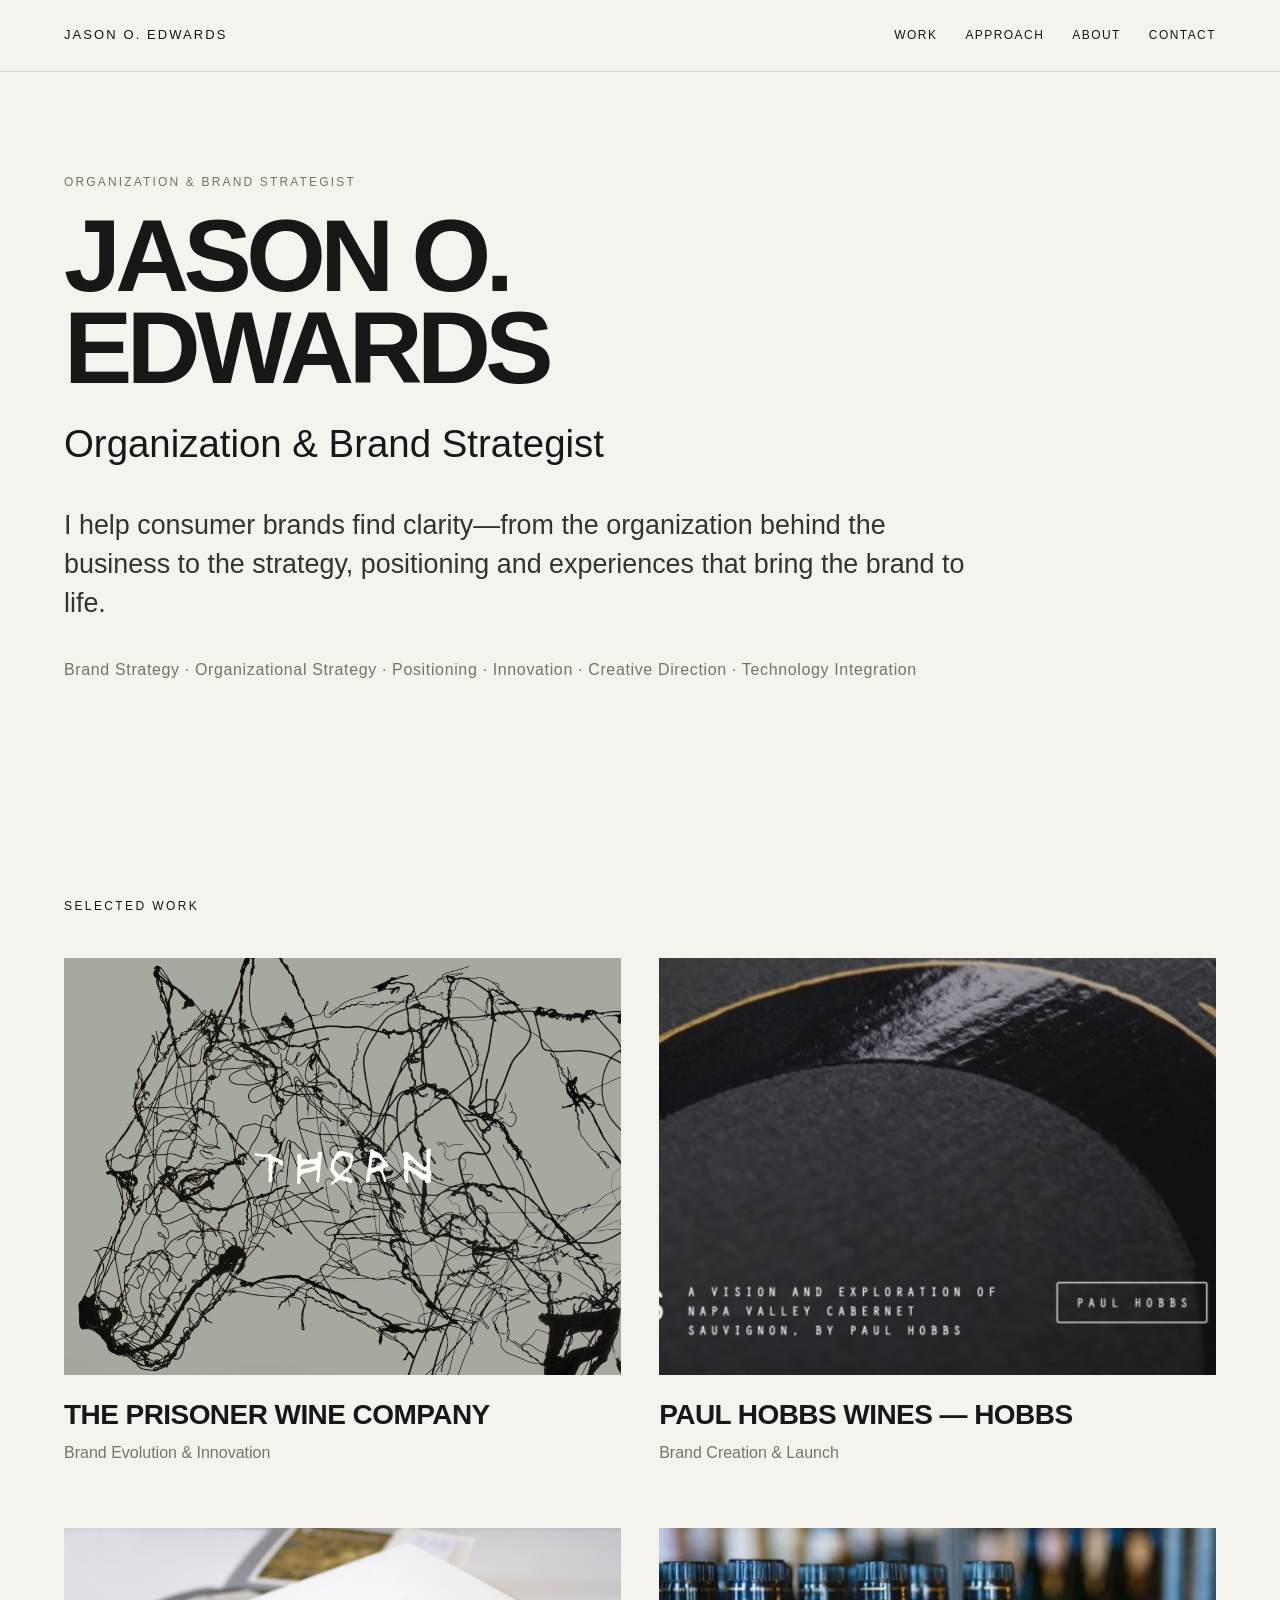
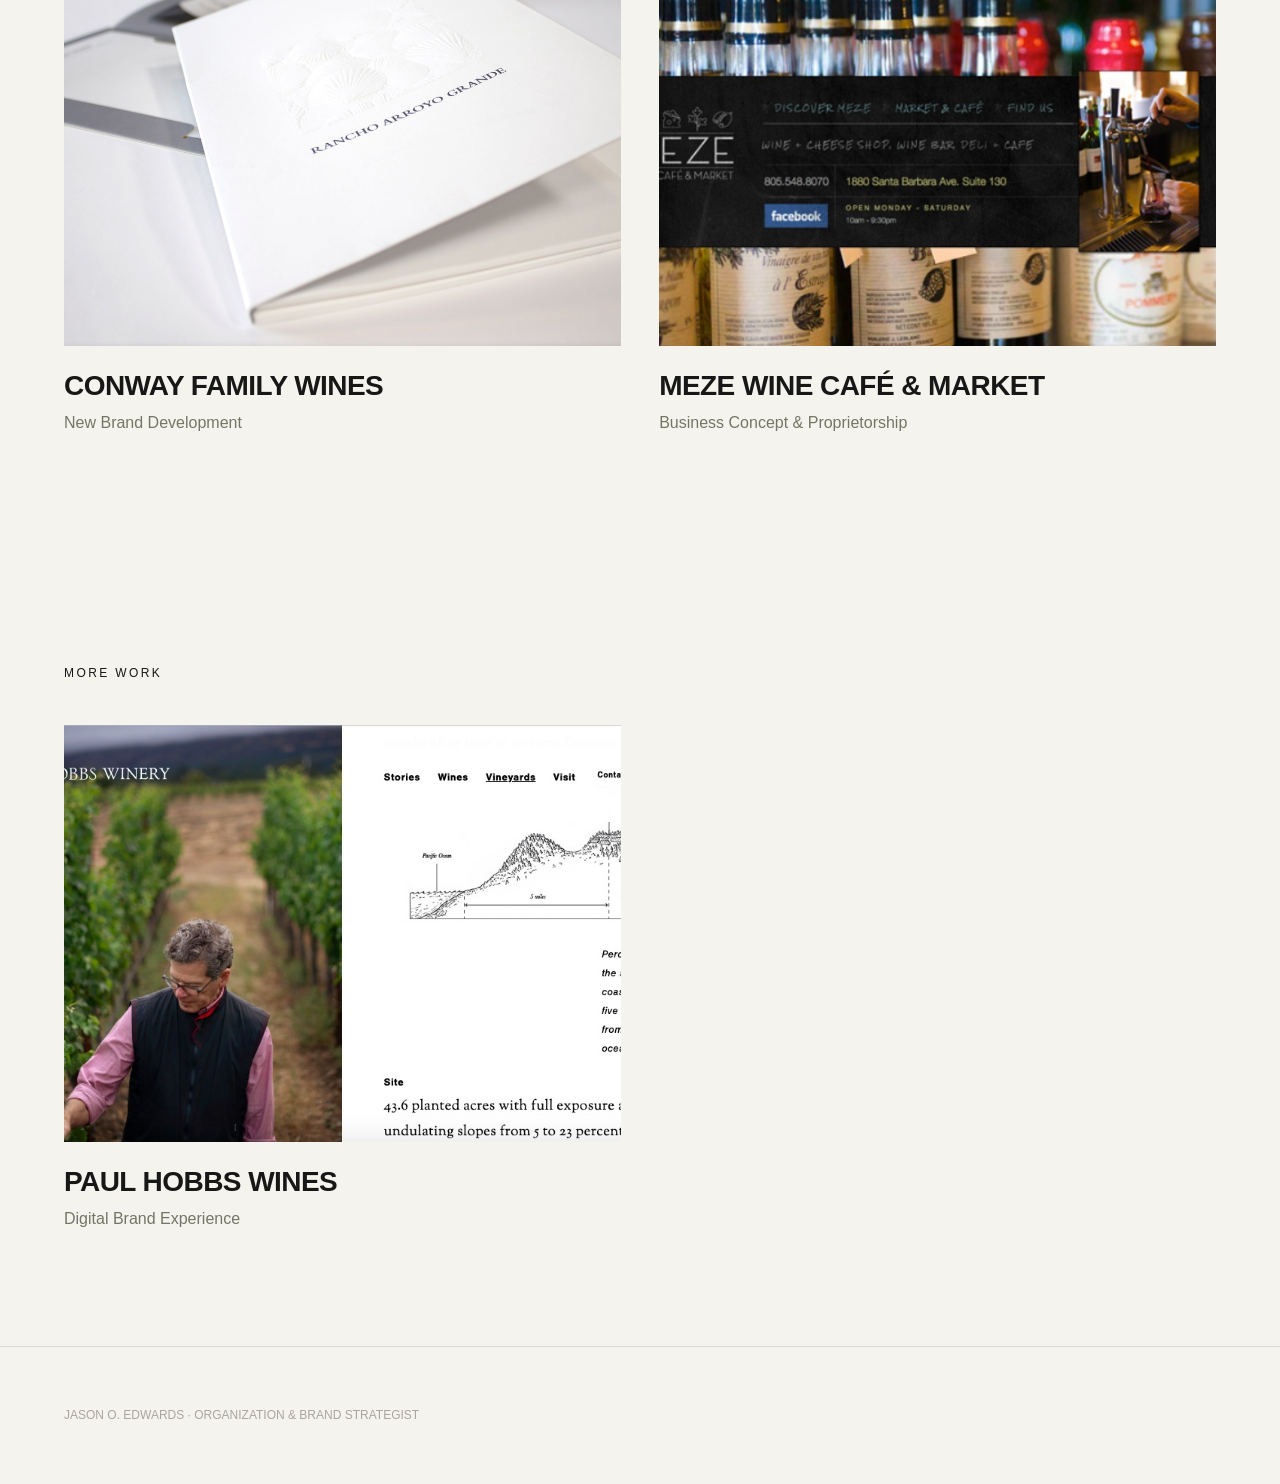
<file: index.html>
<!doctype html><html><head><meta charset="utf-8"><meta name="viewport" content="width=device-width,initial-scale=1"><title>Jason O. Edwards — Organization &amp; Brand Strategist</title><link rel="stylesheet" href="style.css"></head><body><header><a class="brand" href="index.html">JASON O. EDWARDS</a><nav class="nav"><a href="index.html#work">WORK</a><a href="approach.html">APPROACH</a><a href="about.html">ABOUT</a><a href="contact.html">CONTACT</a></nav></header><main class="wrap"><section class="hero"><div class="eyebrow">ORGANIZATION & BRAND STRATEGIST</div><h1>JASON O.<br>EDWARDS</h1><h2>Organization & Brand Strategist</h2><div class="lede">I help consumer brands find clarity—from the organization behind the business to the strategy, positioning and experiences that bring the brand to life.</div><div class="services">Brand Strategy · Organizational Strategy · Positioning · Innovation · Creative Direction · Technology Integration</div></section><section class="section" id="work"><div class="section-title">SELECTED WORK</div><div class="grid"><a class="tile" href="prisoner.html"><img src="assets/projects/prisoner/01.jpg"><h3>THE PRISONER WINE COMPANY</h3><p>Brand Evolution & Innovation</p></a><a class="tile" href="paul-hobbs-hobbs.html"><img src="assets/projects/paul-hobbs-hobbs/01.jpg"><h3>PAUL HOBBS WINES — HOBBS</h3><p>Brand Creation & Launch</p></a><a class="tile" href="conway.html"><img src="assets/projects/conway/01.jpg"><h3>CONWAY FAMILY WINES</h3><p>New Brand Development</p></a><a class="tile" href="meze.html"><img src="assets/projects/meze/01.jpg"><h3>MEZE WINE CAFÉ & MARKET</h3><p>Business Concept & Proprietorship</p></a></div></section><section class="section"><div class="section-title">MORE WORK</div><div class="grid"><a class="tile" href="paul-hobbs-digital.html"><img src="assets/projects/paul-hobbs-digital/01.jpg"><h3>PAUL HOBBS WINES</h3><p>Digital Brand Experience</p></a></div></section></main><footer>JASON O. EDWARDS · ORGANIZATION & BRAND STRATEGIST</footer></body></html>
</file>
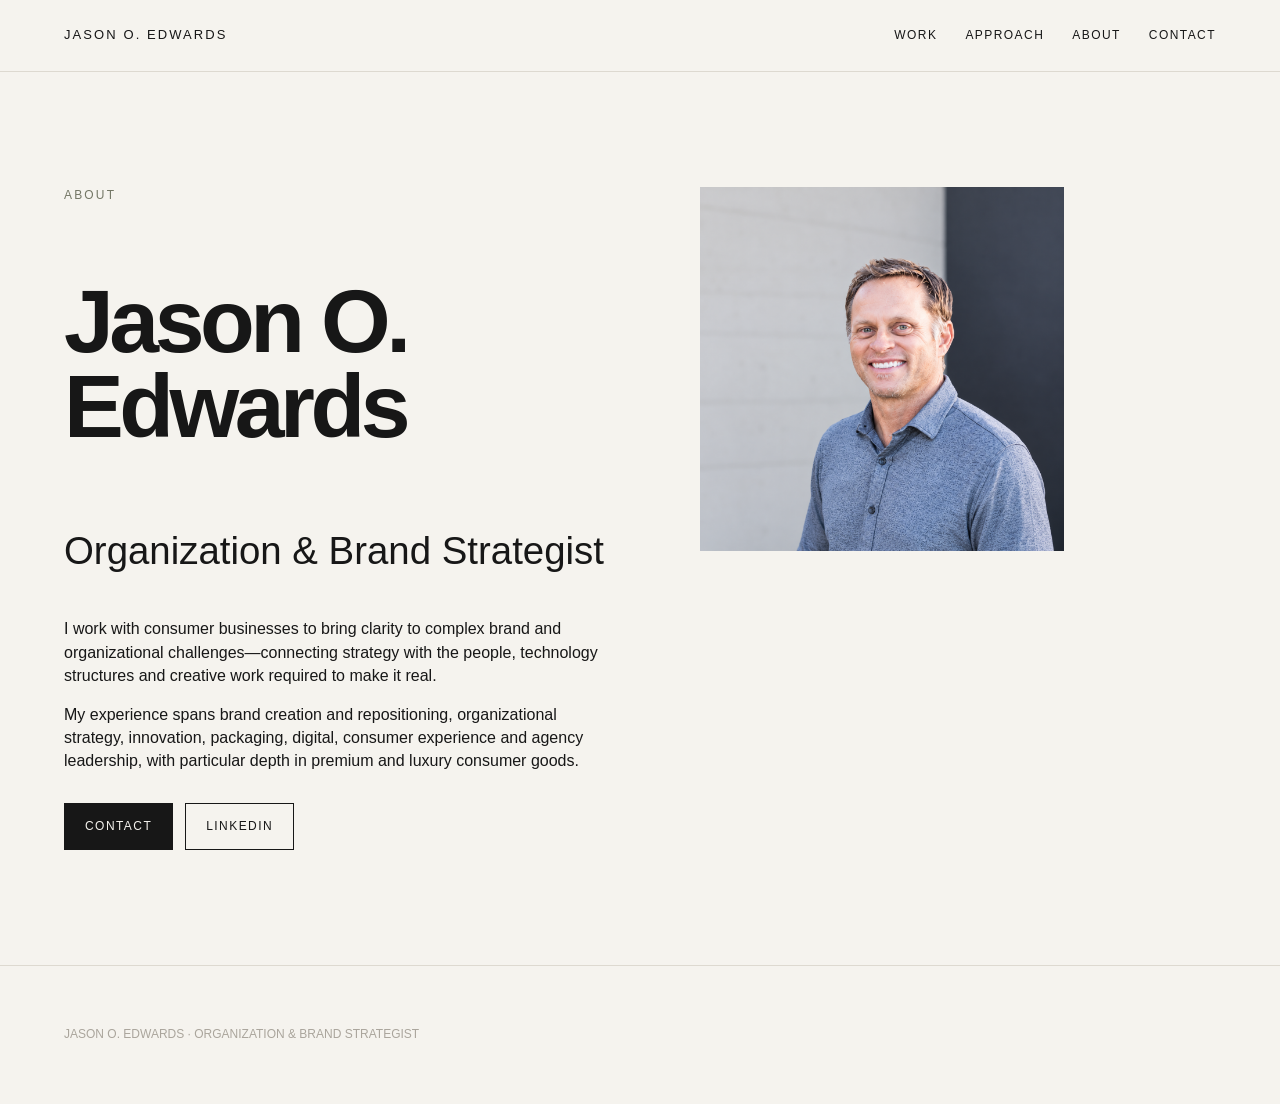
<file: about.html>
<!doctype html><html><head><meta charset="utf-8"><meta name="viewport" content="width=device-width,initial-scale=1"><title>About — Jason O. Edwards</title><link rel="stylesheet" href="style.css"></head><body><header><a class="brand" href="index.html">JASON O. EDWARDS</a><nav class="nav"><a href="index.html#work">WORK</a><a href="approach.html">APPROACH</a><a href="about.html">ABOUT</a><a href="contact.html">CONTACT</a></nav></header><main class="wrap"><section class="text-page about-grid"><div><div class="kicker">ABOUT</div><h1>Jason O. Edwards</h1><p class="big">Organization & Brand Strategist</p><p>I work with consumer businesses to bring clarity to complex brand and organizational challenges—connecting strategy with the people, technology structures and creative work required to make it real.</p><p>My experience spans brand creation and repositioning, organizational strategy, innovation, packaging, digital, consumer experience and agency leadership, with particular depth in premium and luxury consumer goods.</p><div class="buttons"><a class="btn fill" href="contact.html">CONTACT</a><a class="btn" href="#">LINKEDIN</a></div></div><img src="assets/headshot.png" alt="Jason O. Edwards"></section></main><footer>JASON O. EDWARDS · ORGANIZATION & BRAND STRATEGIST</footer></body></html>
</file>
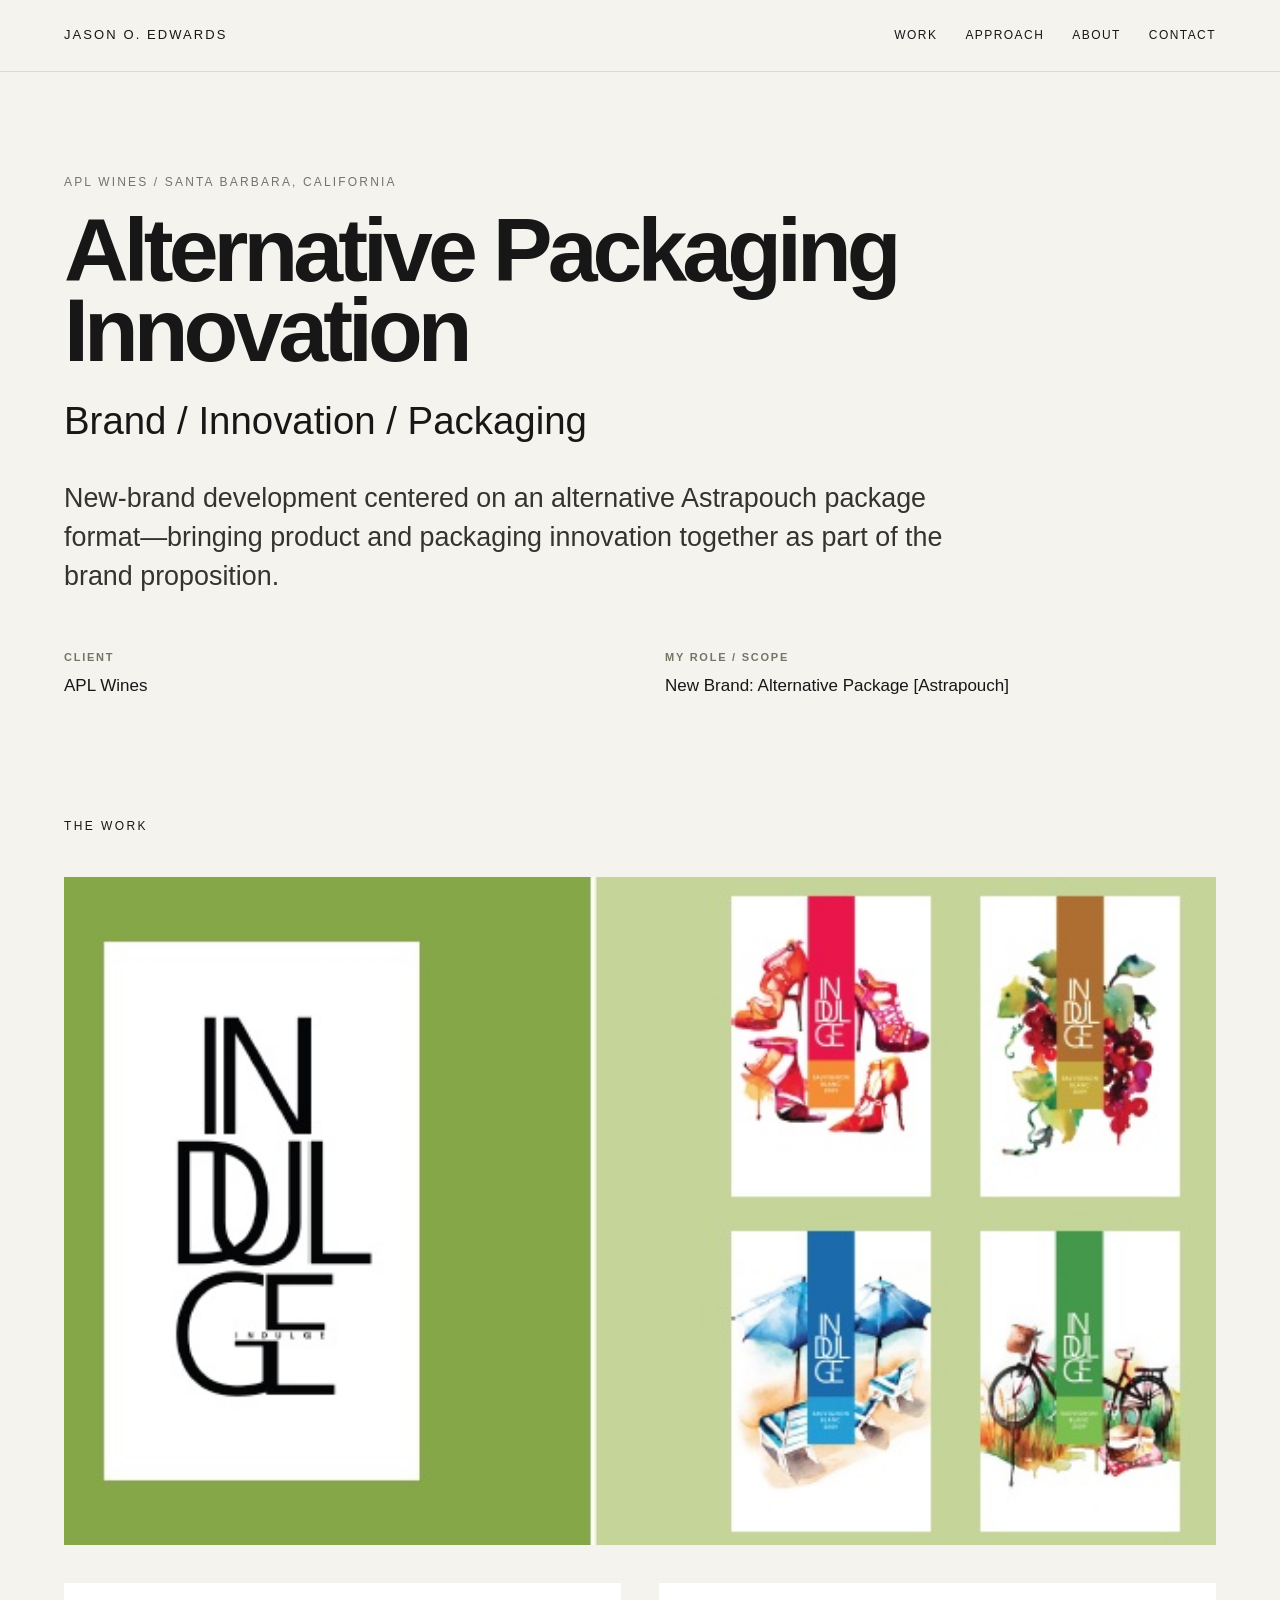
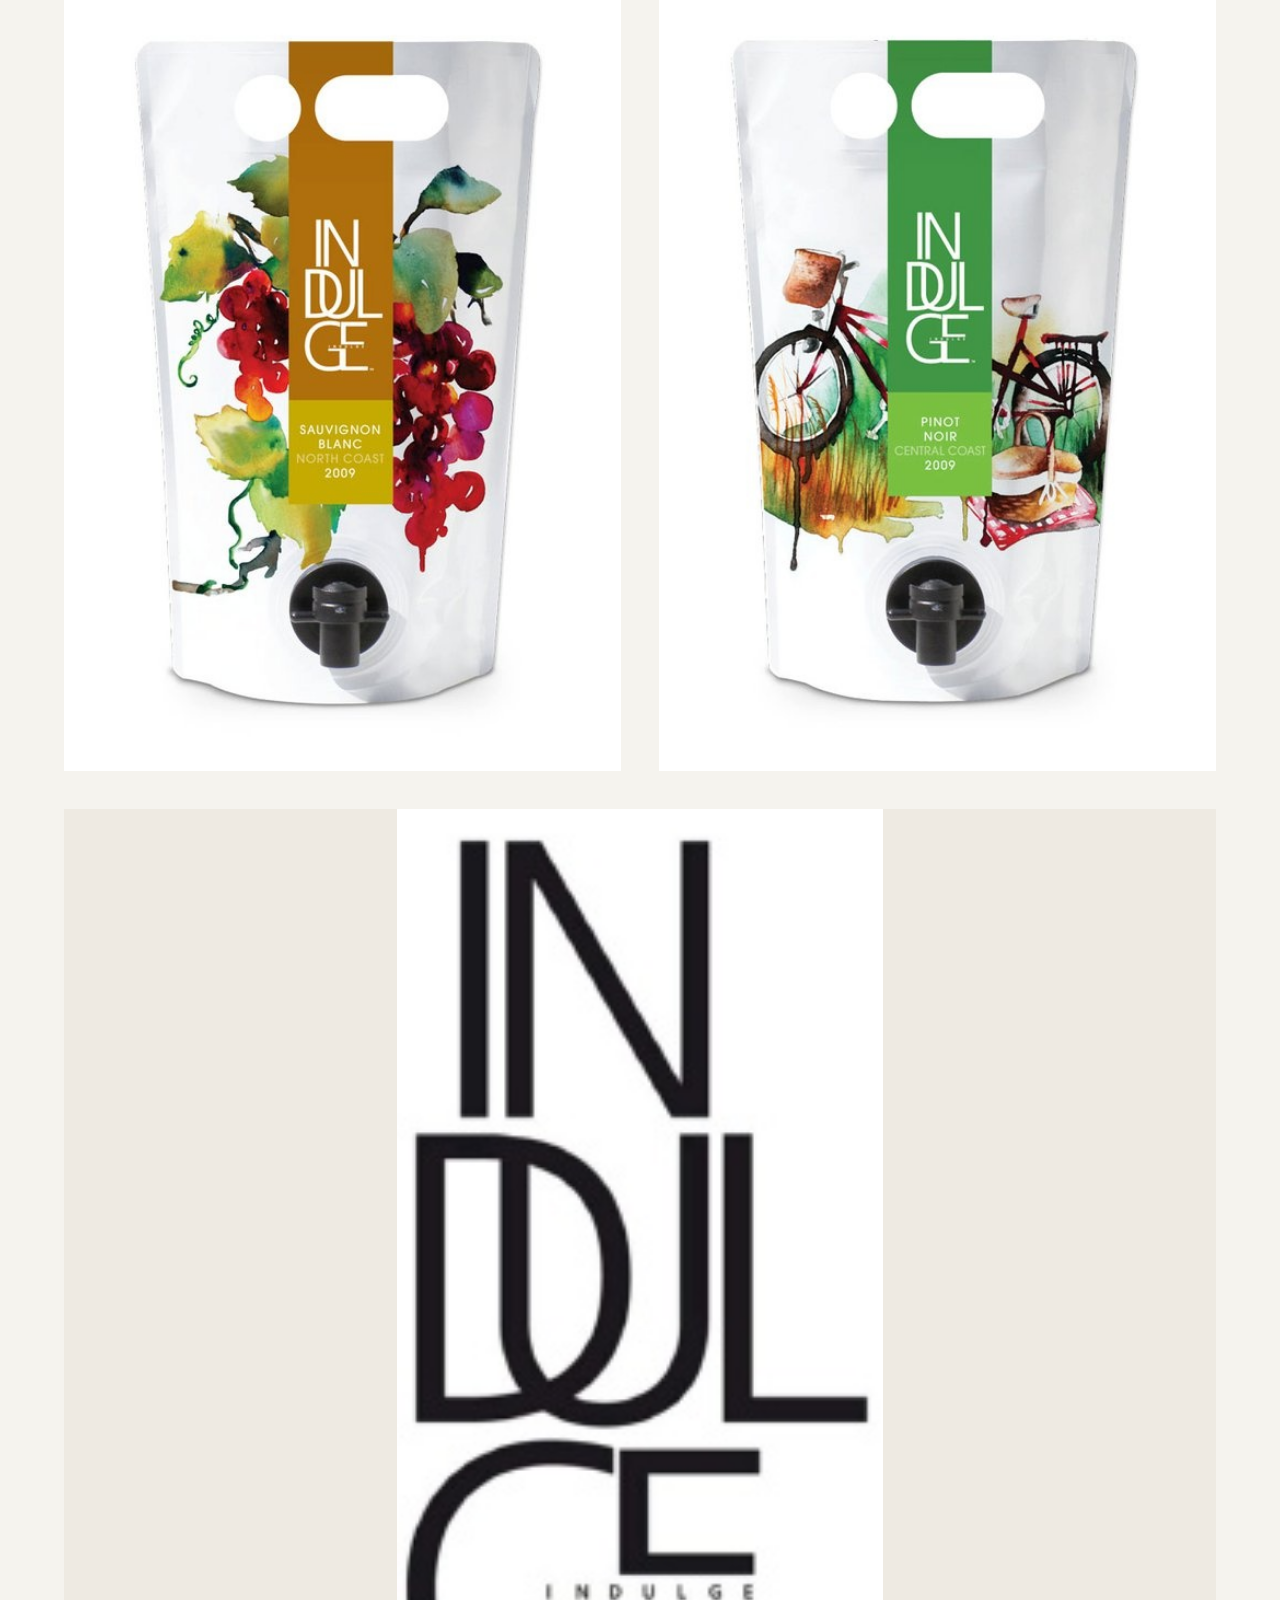
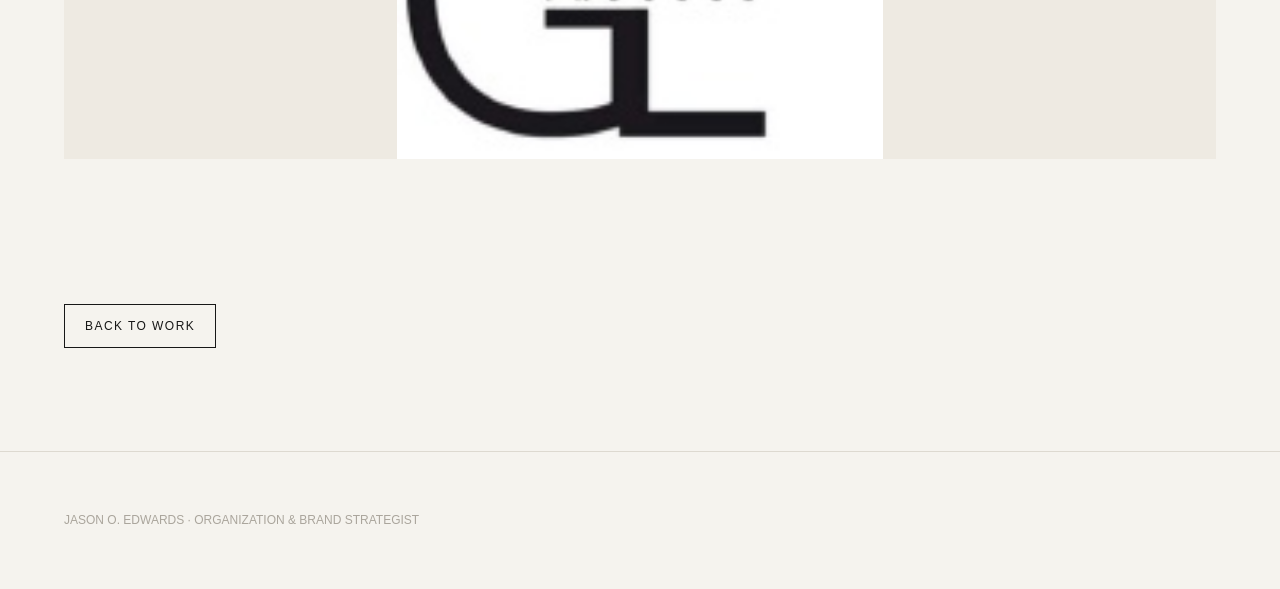
<file: apl.html>
<!doctype html><html><head><meta charset="utf-8"><meta name="viewport" content="width=device-width,initial-scale=1"><title>APL WINES — Alternative Packaging Innovation</title><link rel="stylesheet" href="style.css"></head><body><header><a class="brand" href="index.html">JASON O. EDWARDS</a><nav class="nav"><a href="index.html#work">WORK</a><a href="approach.html">APPROACH</a><a href="about.html">ABOUT</a><a href="contact.html">CONTACT</a></nav></header><main class="wrap"><section class="project-head"><div class="kicker">APL WINES / Santa Barbara, California</div><h1>Alternative Packaging Innovation</h1><div class="project-title">Brand / Innovation / Packaging</div><div class="lede">New-brand development centered on an alternative Astrapouch package format—bringing product and packaging innovation together as part of the brand proposition.</div><div class="meta"><div><h4>CLIENT</h4><p>APL Wines</p></div><div><h4>MY ROLE / SCOPE</h4><p>New Brand: Alternative Package [Astrapouch]</p></div></div></section><section class="gallery"><div class="section-title">THE WORK</div><img src="assets/projects/apl/01.jpg"><div class="pair"><img src="assets/projects/apl/02.jpg"><img src="assets/projects/apl/03.jpg"></div><img src="assets/projects/apl/04.jpg"></section><section class="section"><a class="btn" href="index.html#work">BACK TO WORK</a></section></main><footer>JASON O. EDWARDS · ORGANIZATION & BRAND STRATEGIST</footer></body></html>
</file>
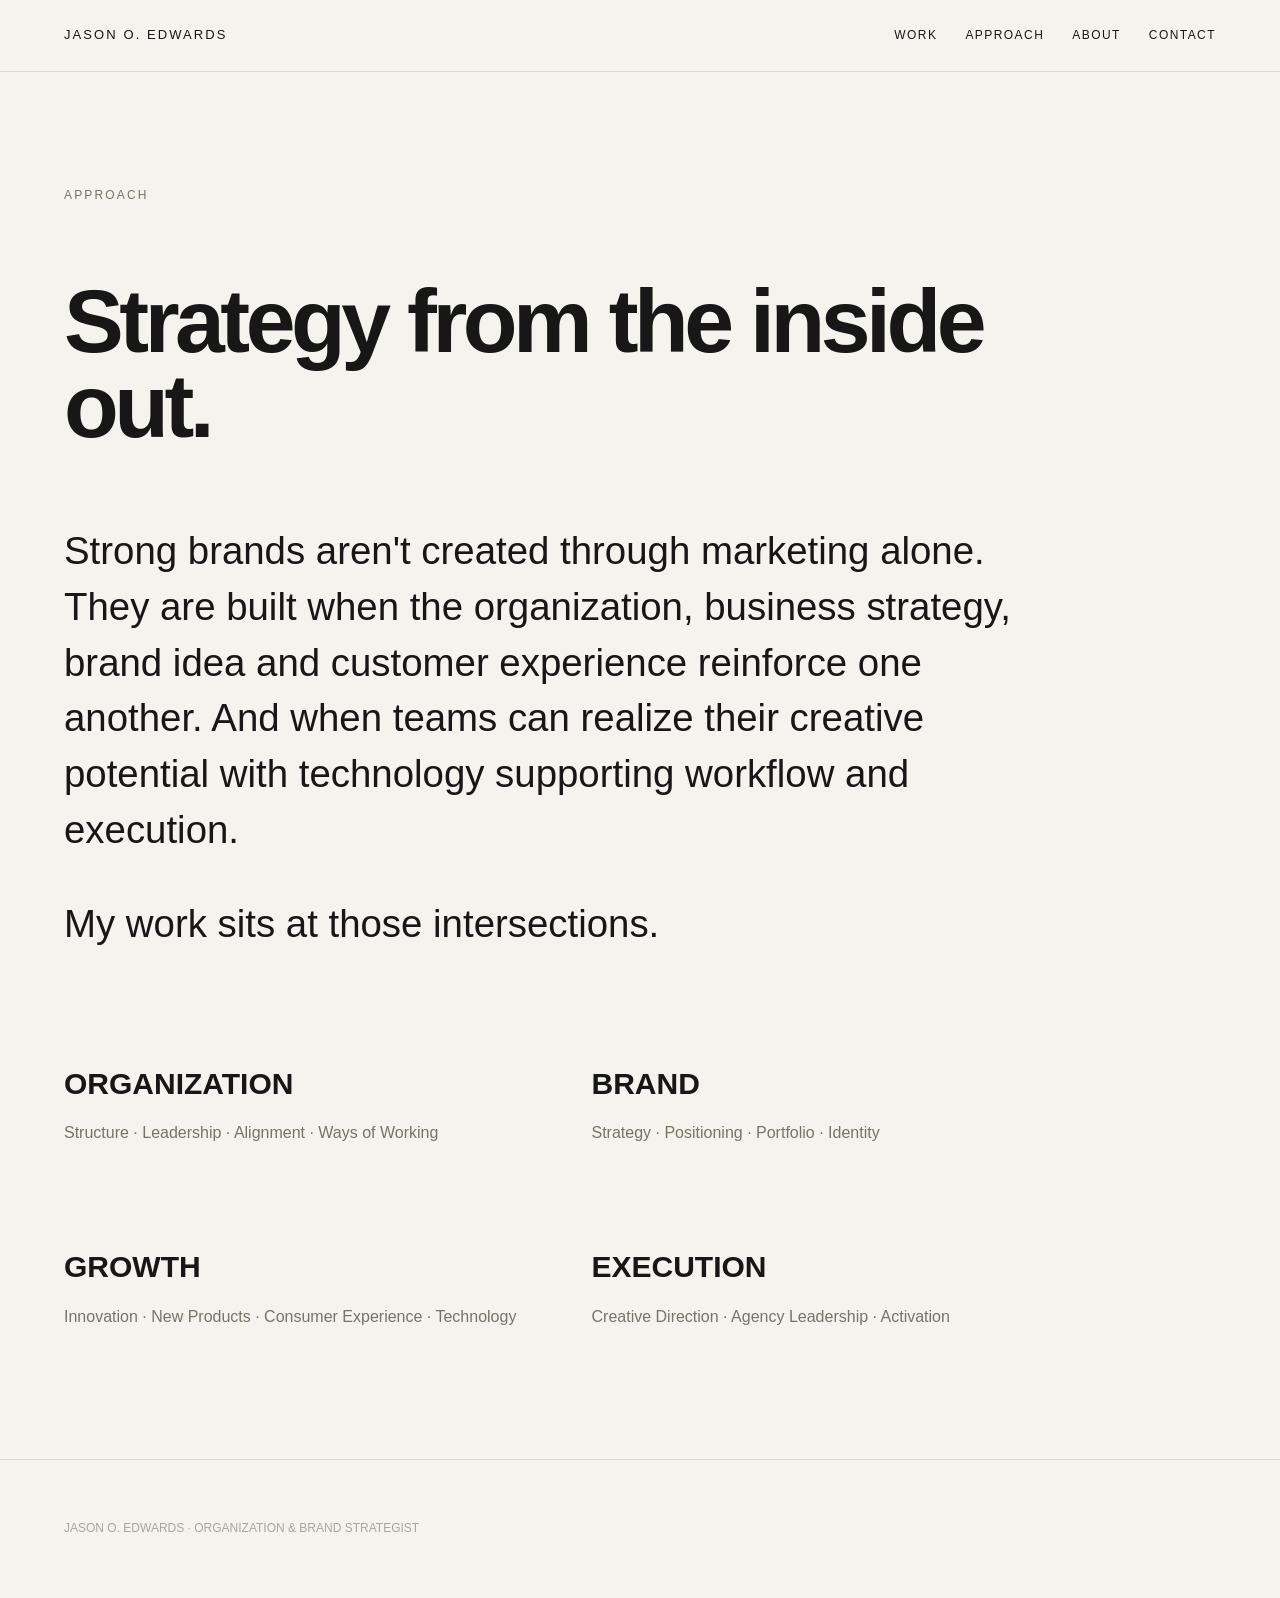
<file: approach.html>
<!doctype html><html><head><meta charset="utf-8"><meta name="viewport" content="width=device-width,initial-scale=1"><title>Approach — Jason O. Edwards</title><link rel="stylesheet" href="style.css"></head><body><header><a class="brand" href="index.html">JASON O. EDWARDS</a><nav class="nav"><a href="index.html#work">WORK</a><a href="approach.html">APPROACH</a><a href="about.html">ABOUT</a><a href="contact.html">CONTACT</a></nav></header><main class="wrap"><section class="text-page"><div class="kicker">APPROACH</div><h1>Strategy from the inside out.</h1><p class="big">Strong brands aren't created through marketing alone. They are built when the organization, business strategy, brand idea and customer experience reinforce one another. And when teams can realize their creative potential with technology supporting workflow and execution.</p><p class="big">My work sits at those intersections.</p><div class="pillars"><div><h3>ORGANIZATION</h3><p>Structure · Leadership · Alignment · Ways of Working</p></div><div><h3>BRAND</h3><p>Strategy · Positioning · Portfolio · Identity</p></div><div><h3>GROWTH</h3><p>Innovation · New Products · Consumer Experience · Technology</p></div><div><h3>EXECUTION</h3><p>Creative Direction · Agency Leadership · Activation</p></div></div></section></main><footer>JASON O. EDWARDS · ORGANIZATION & BRAND STRATEGIST</footer></body></html>
</file>
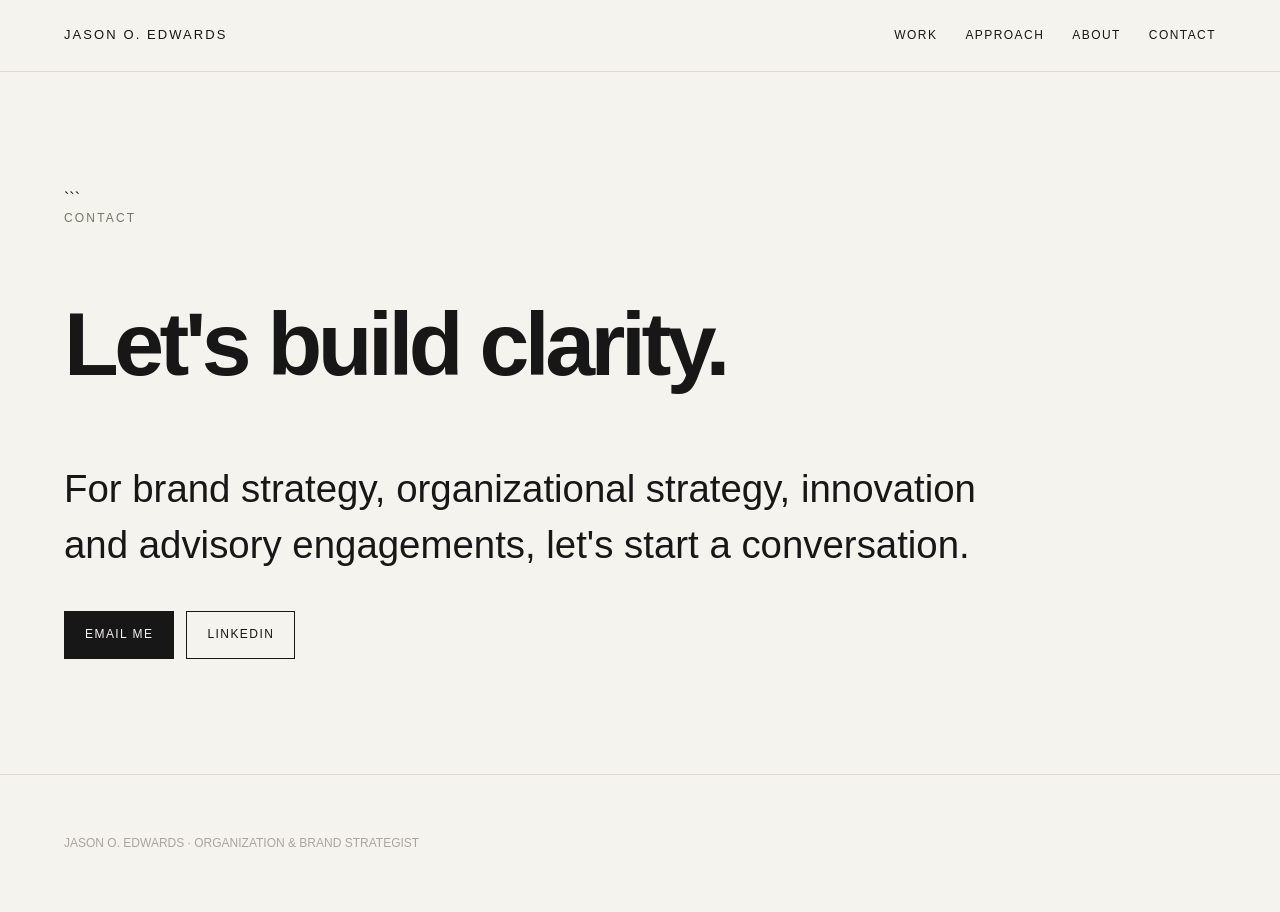
<file: contact.html>
<!doctype html><html><head><meta charset="utf-8"><meta name="viewport" content="width=device-width,initial-scale=1"><title>Contact — Jason O. Edwards</title>
  <link rel="stylesheet" href="style.css">
</head>

<body>

<header>
  <a class="brand" href="index.html">JASON O. EDWARDS</a>

  <nav class="nav">
    <a href="index.html#work">WORK</a>
    <a href="approach.html">APPROACH</a>
    <a href="about.html">ABOUT</a>
    <a href="contact.html">CONTACT</a>
  </nav>
</header>

<main class="wrap">
  <section class="text-page">

```
<div class="kicker">CONTACT</div>

<h1>Let's build clarity.</h1>

<p class="big">
  For brand strategy, organizational strategy, innovation and advisory engagements, let's start a conversation.
</p>

<div class="buttons">

  <a
    class="btn fill"
    href="mailto:jasonoedwards@gmail.com?subject=Strategy%20Inquiry&amp;body=Hi%20Jason%2C%0D%0A%0D%0AI%27d%20like%20to%20connect%20about%20a%20potential%20project.%0D%0A"
  >
    EMAIL ME
  </a>

  <a
    class="btn"
    href="https://www.linkedin.com/in/jasonoedwards/"
    target="_blank"
    rel="noopener noreferrer"
  >
    LINKEDIN
  </a>

</div>

  </section>
</main>

<footer>
  JASON O. EDWARDS · ORGANIZATION &amp; BRAND STRATEGIST
</footer>

</body>
</html>
</file>
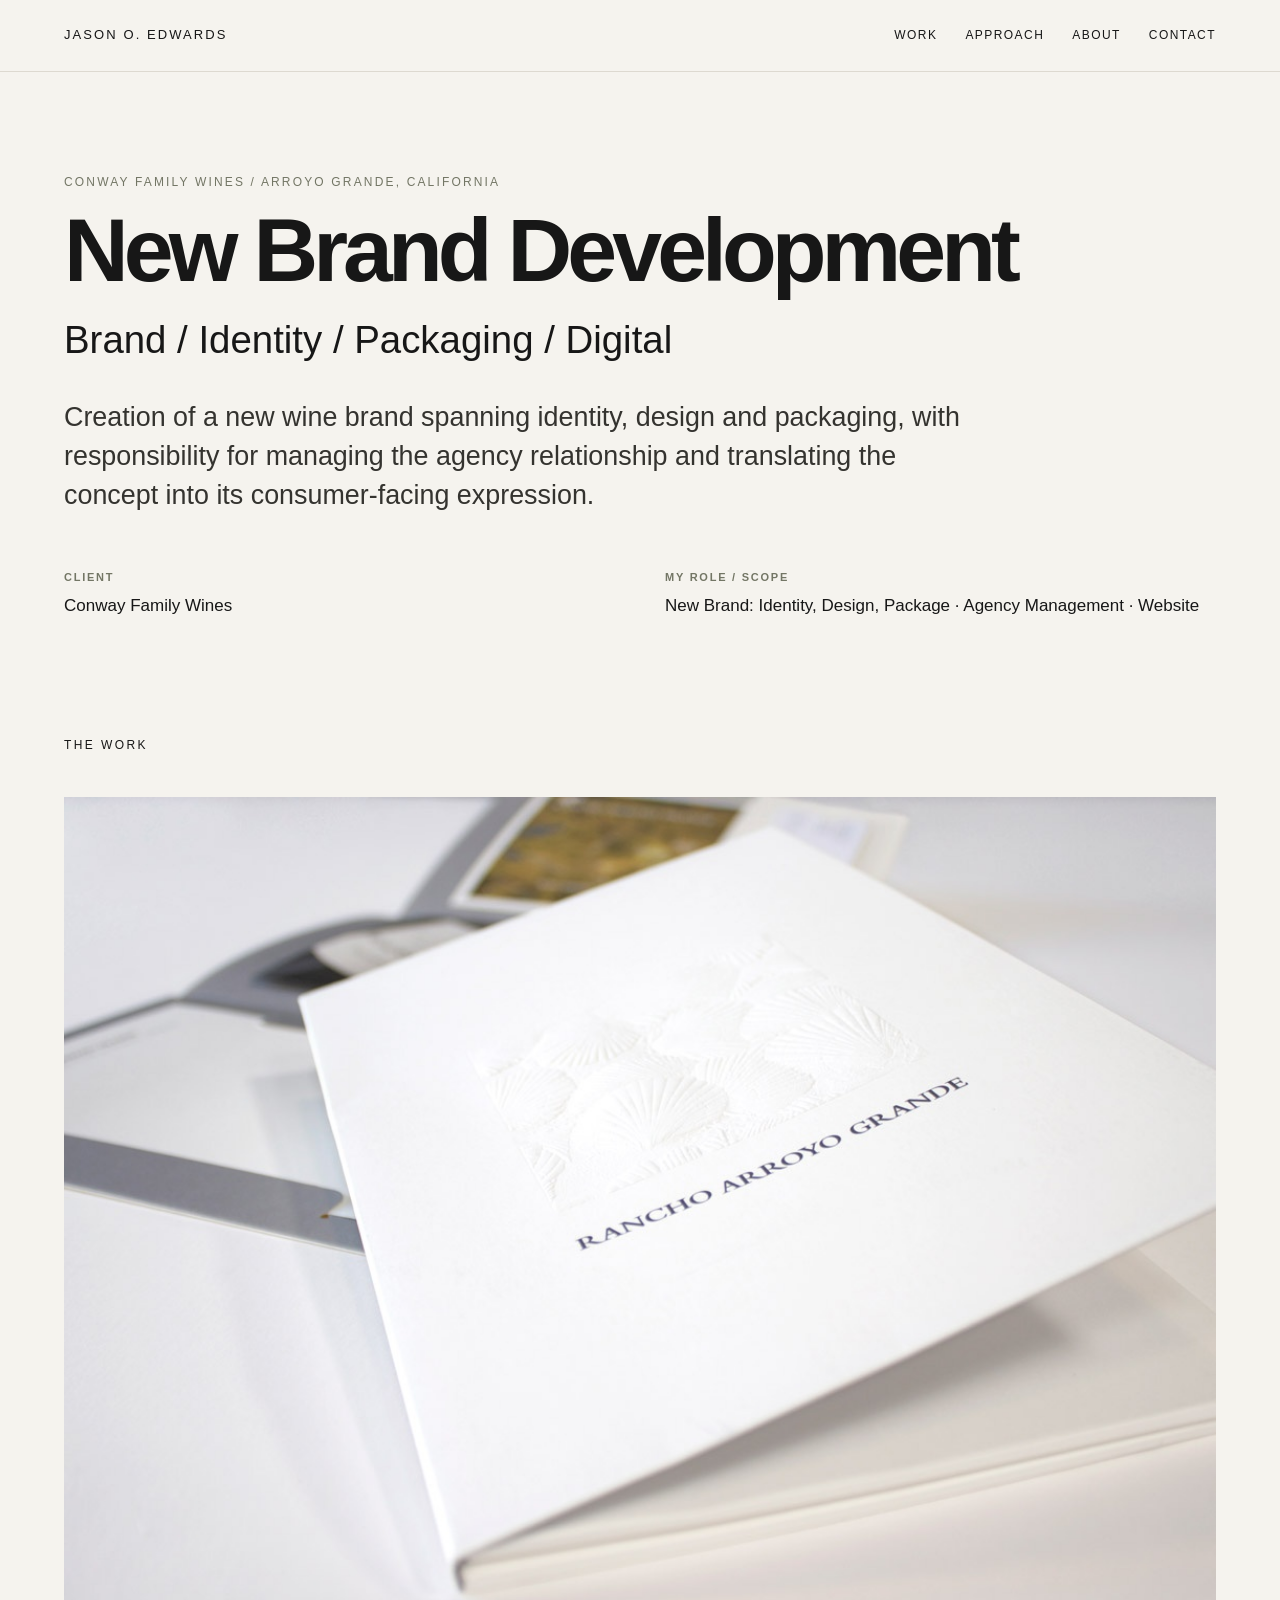
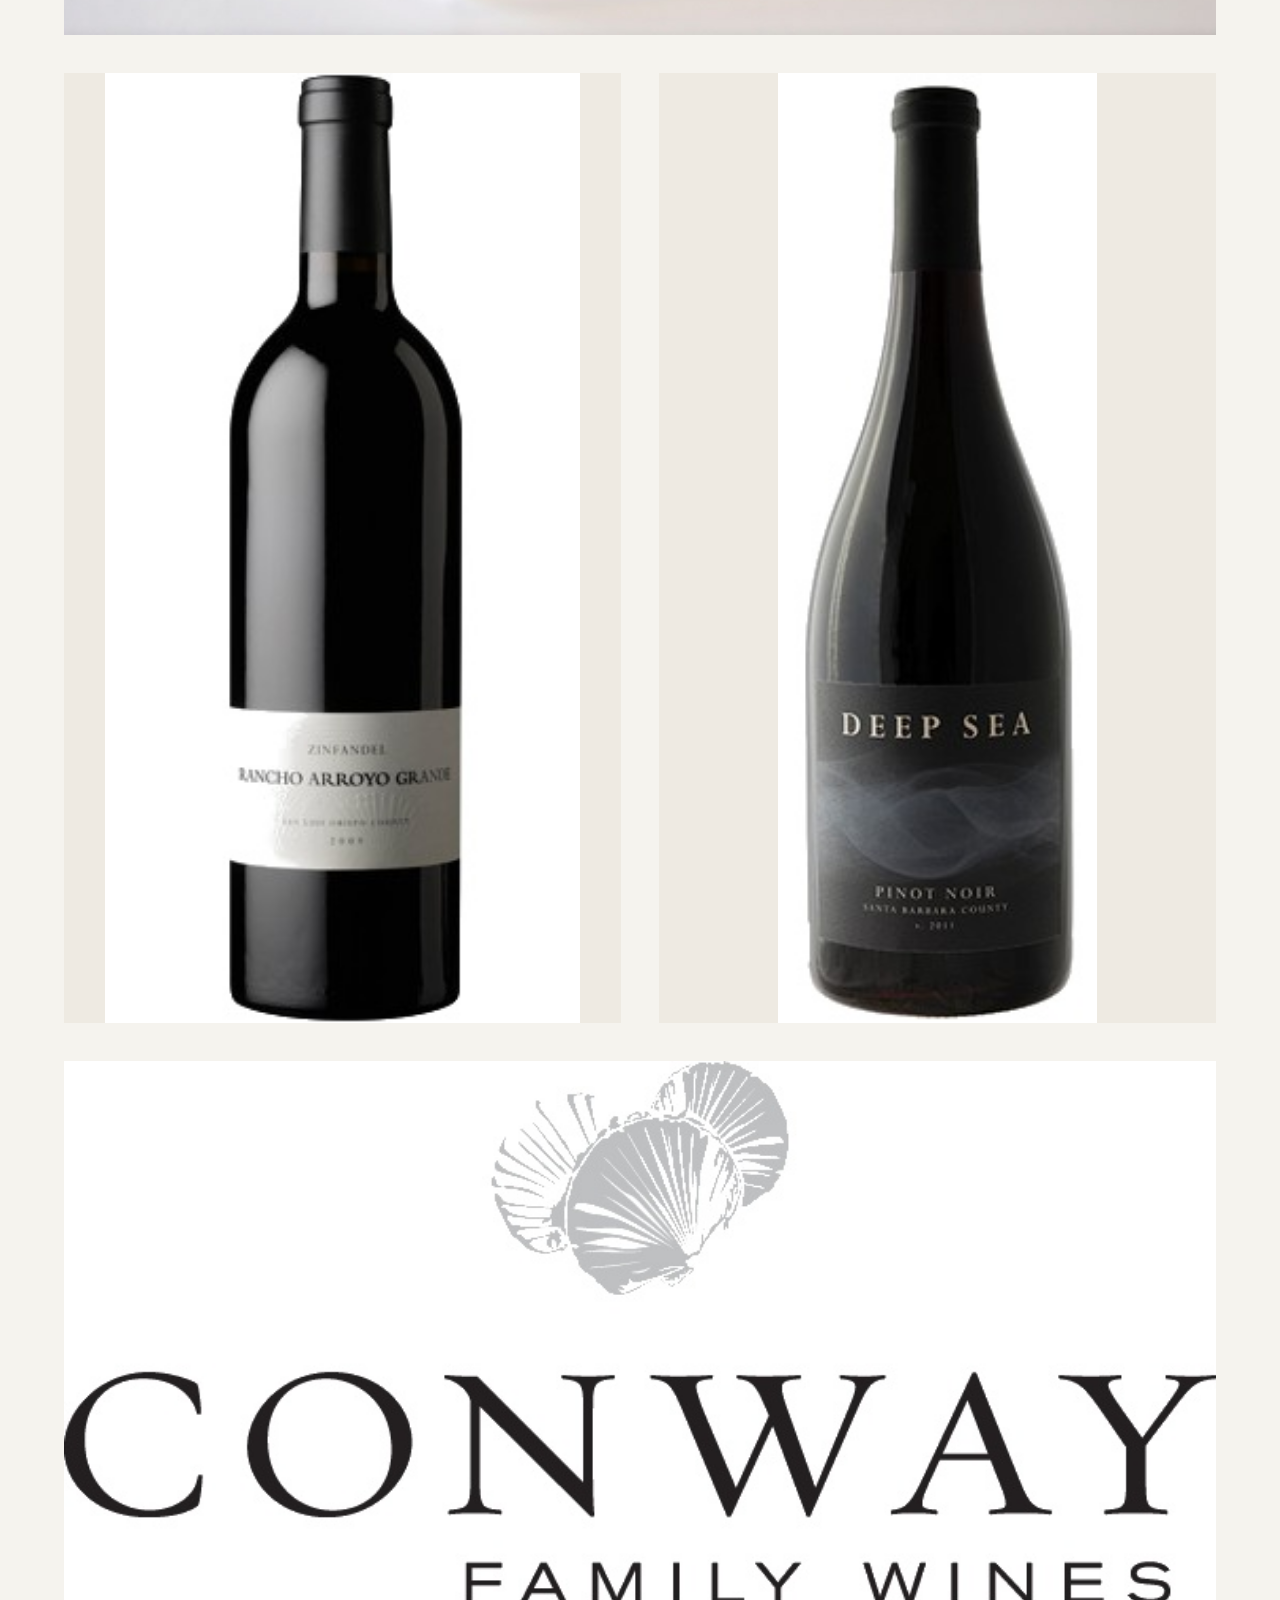
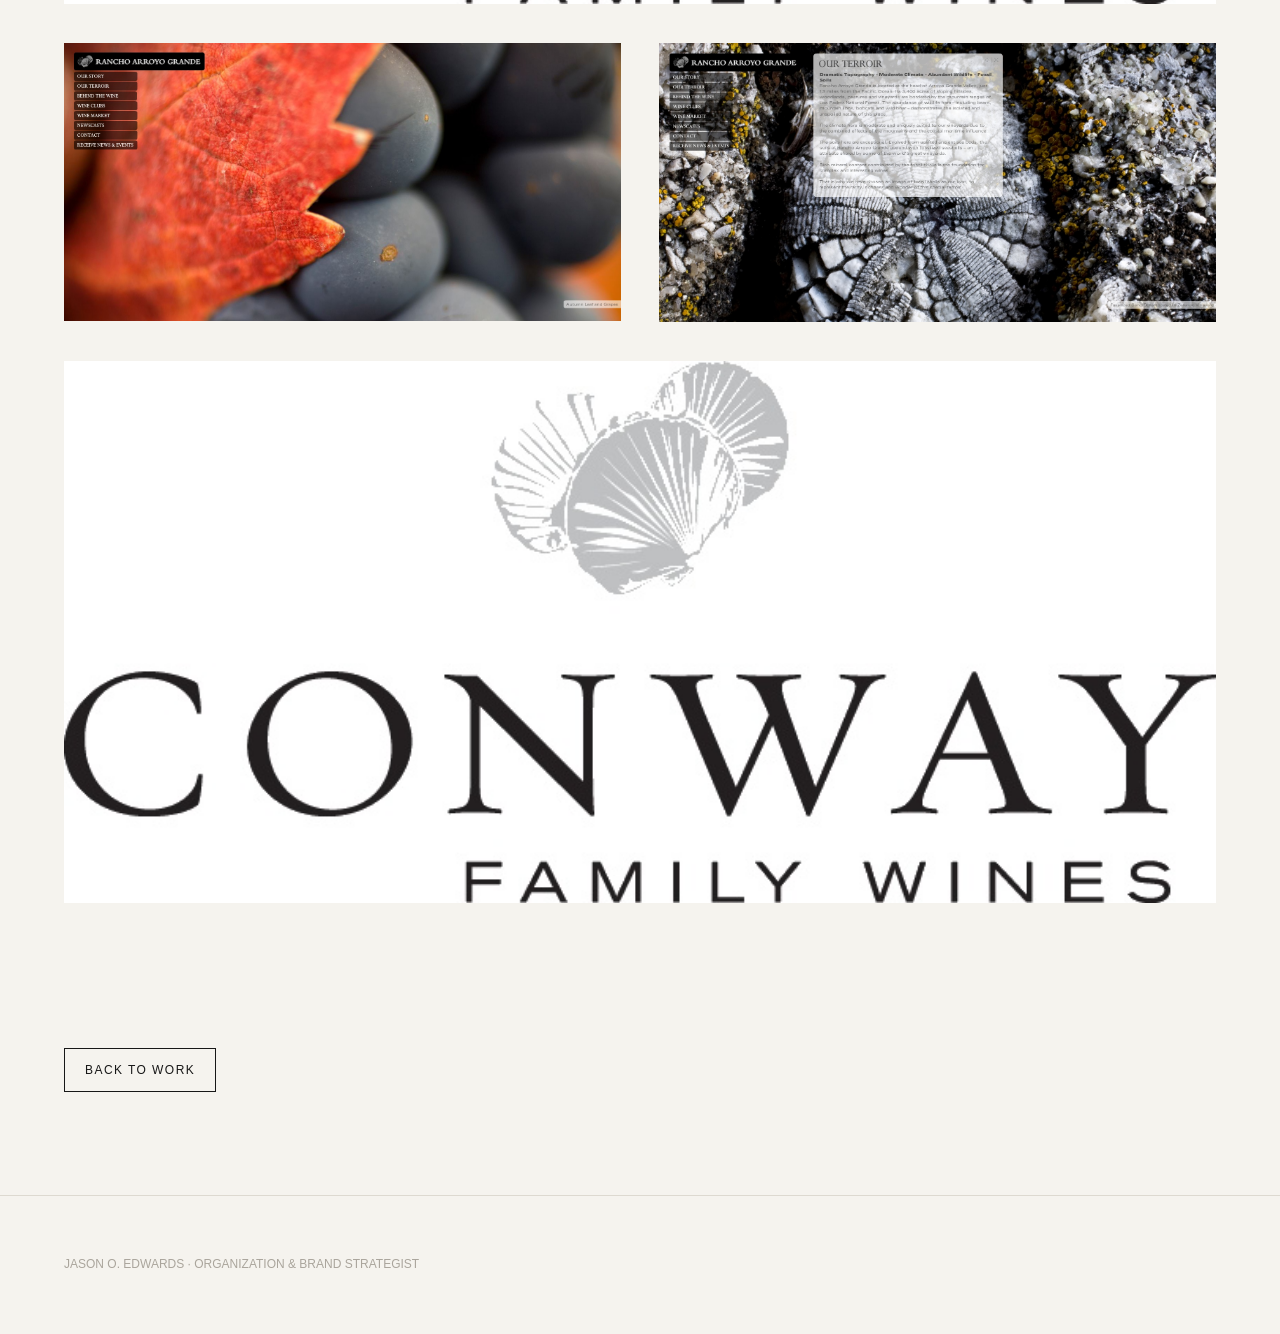
<file: conway.html>
<!doctype html><html><head><meta charset="utf-8"><meta name="viewport" content="width=device-width,initial-scale=1"><title>CONWAY FAMILY WINES — New Brand Development</title><link rel="stylesheet" href="style.css"></head><body><header><a class="brand" href="index.html">JASON O. EDWARDS</a><nav class="nav"><a href="index.html#work">WORK</a><a href="approach.html">APPROACH</a><a href="about.html">ABOUT</a><a href="contact.html">CONTACT</a></nav></header><main class="wrap"><section class="project-head"><div class="kicker">CONWAY FAMILY WINES / Arroyo Grande, California</div><h1>New Brand Development</h1><div class="project-title">Brand / Identity / Packaging / Digital</div><div class="lede">Creation of a new wine brand spanning identity, design and packaging, with responsibility for managing the agency relationship and translating the concept into its consumer-facing expression.</div><div class="meta"><div><h4>CLIENT</h4><p>Conway Family Wines</p></div><div><h4>MY ROLE / SCOPE</h4><p>New Brand: Identity, Design, Package · Agency Management · Website</p></div></div></section><section class="gallery"><div class="section-title">THE WORK</div><img src="assets/projects/conway/01.jpg"><div class="pair"><img src="assets/projects/conway/02.jpg"><img src="assets/projects/conway/03.jpg"></div><img src="assets/projects/conway/04.jpg"><div class="pair"><img src="assets/projects/conway/05.jpg"><img src="assets/projects/conway/06.jpg"></div><img src="assets/projects/conway/07.jpg"></section><section class="section"><a class="btn" href="index.html#work">BACK TO WORK</a></section></main><footer>JASON O. EDWARDS · ORGANIZATION & BRAND STRATEGIST</footer></body></html>
</file>
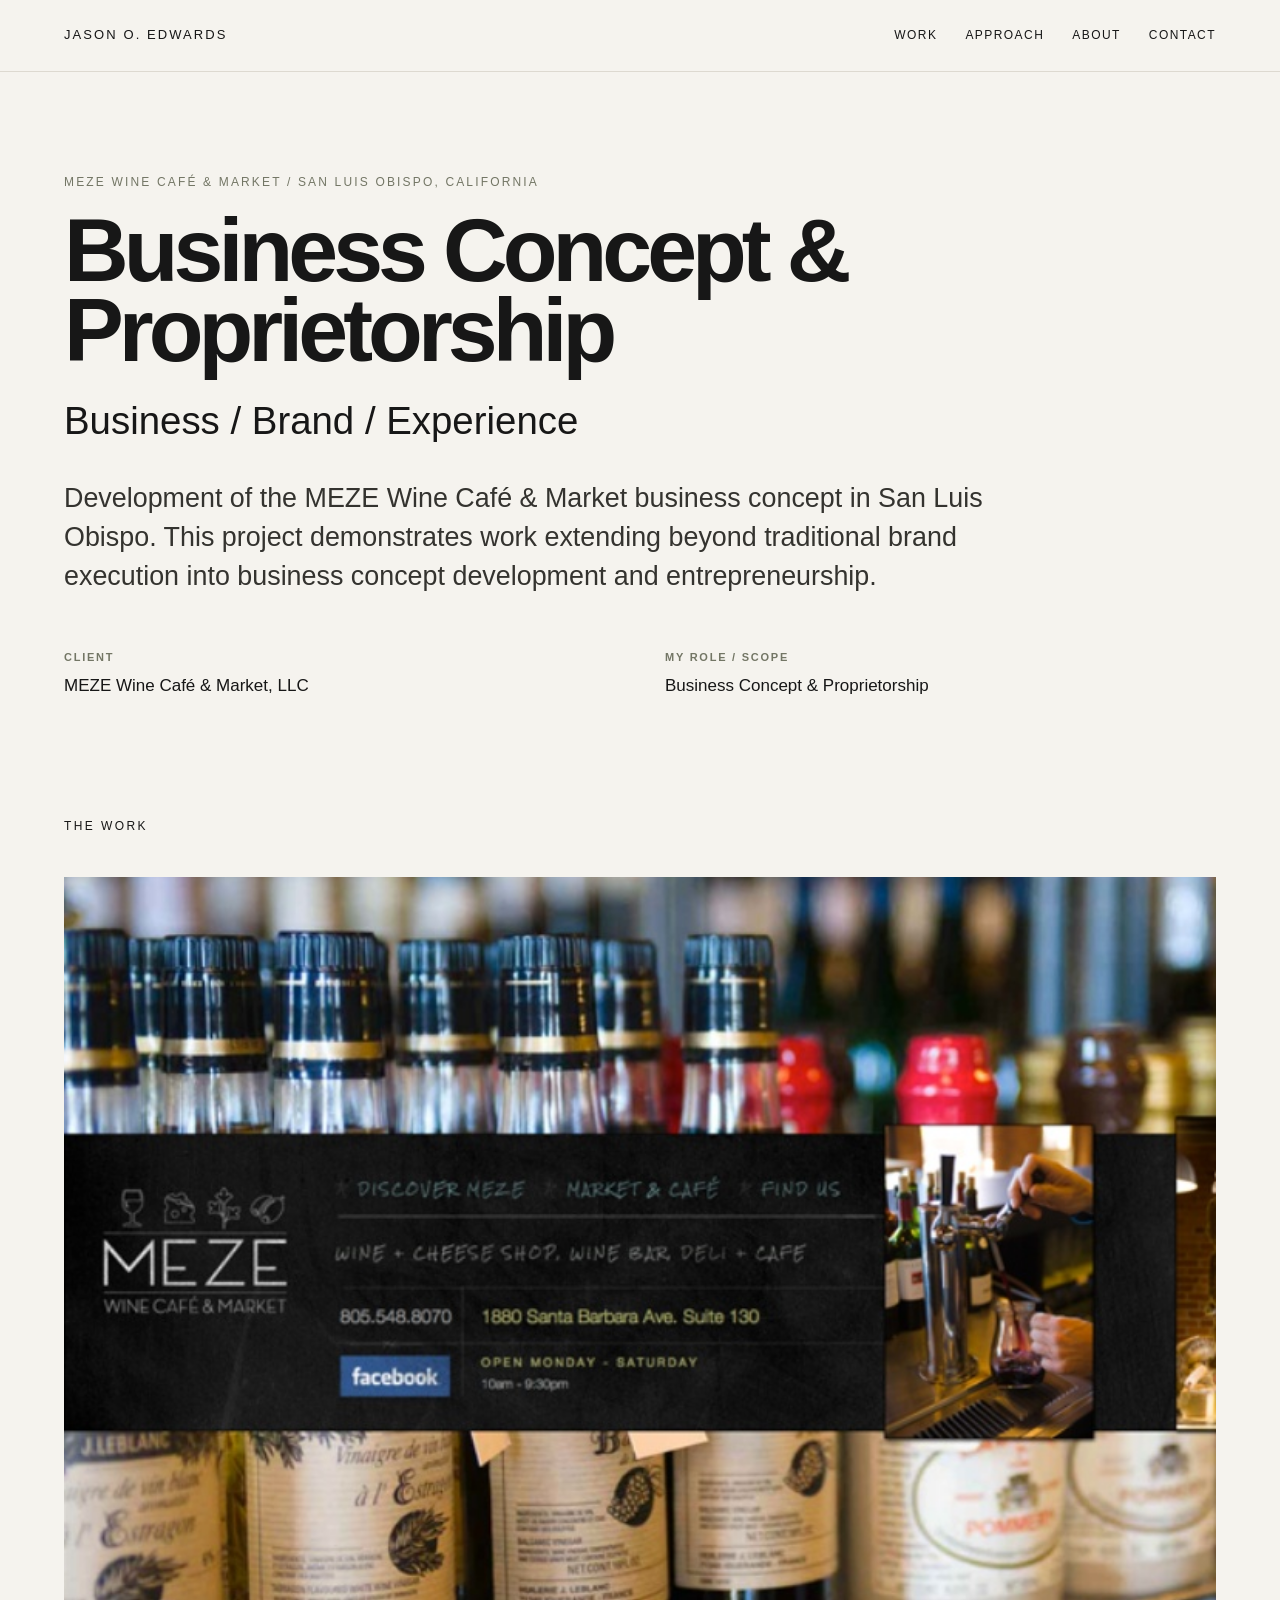
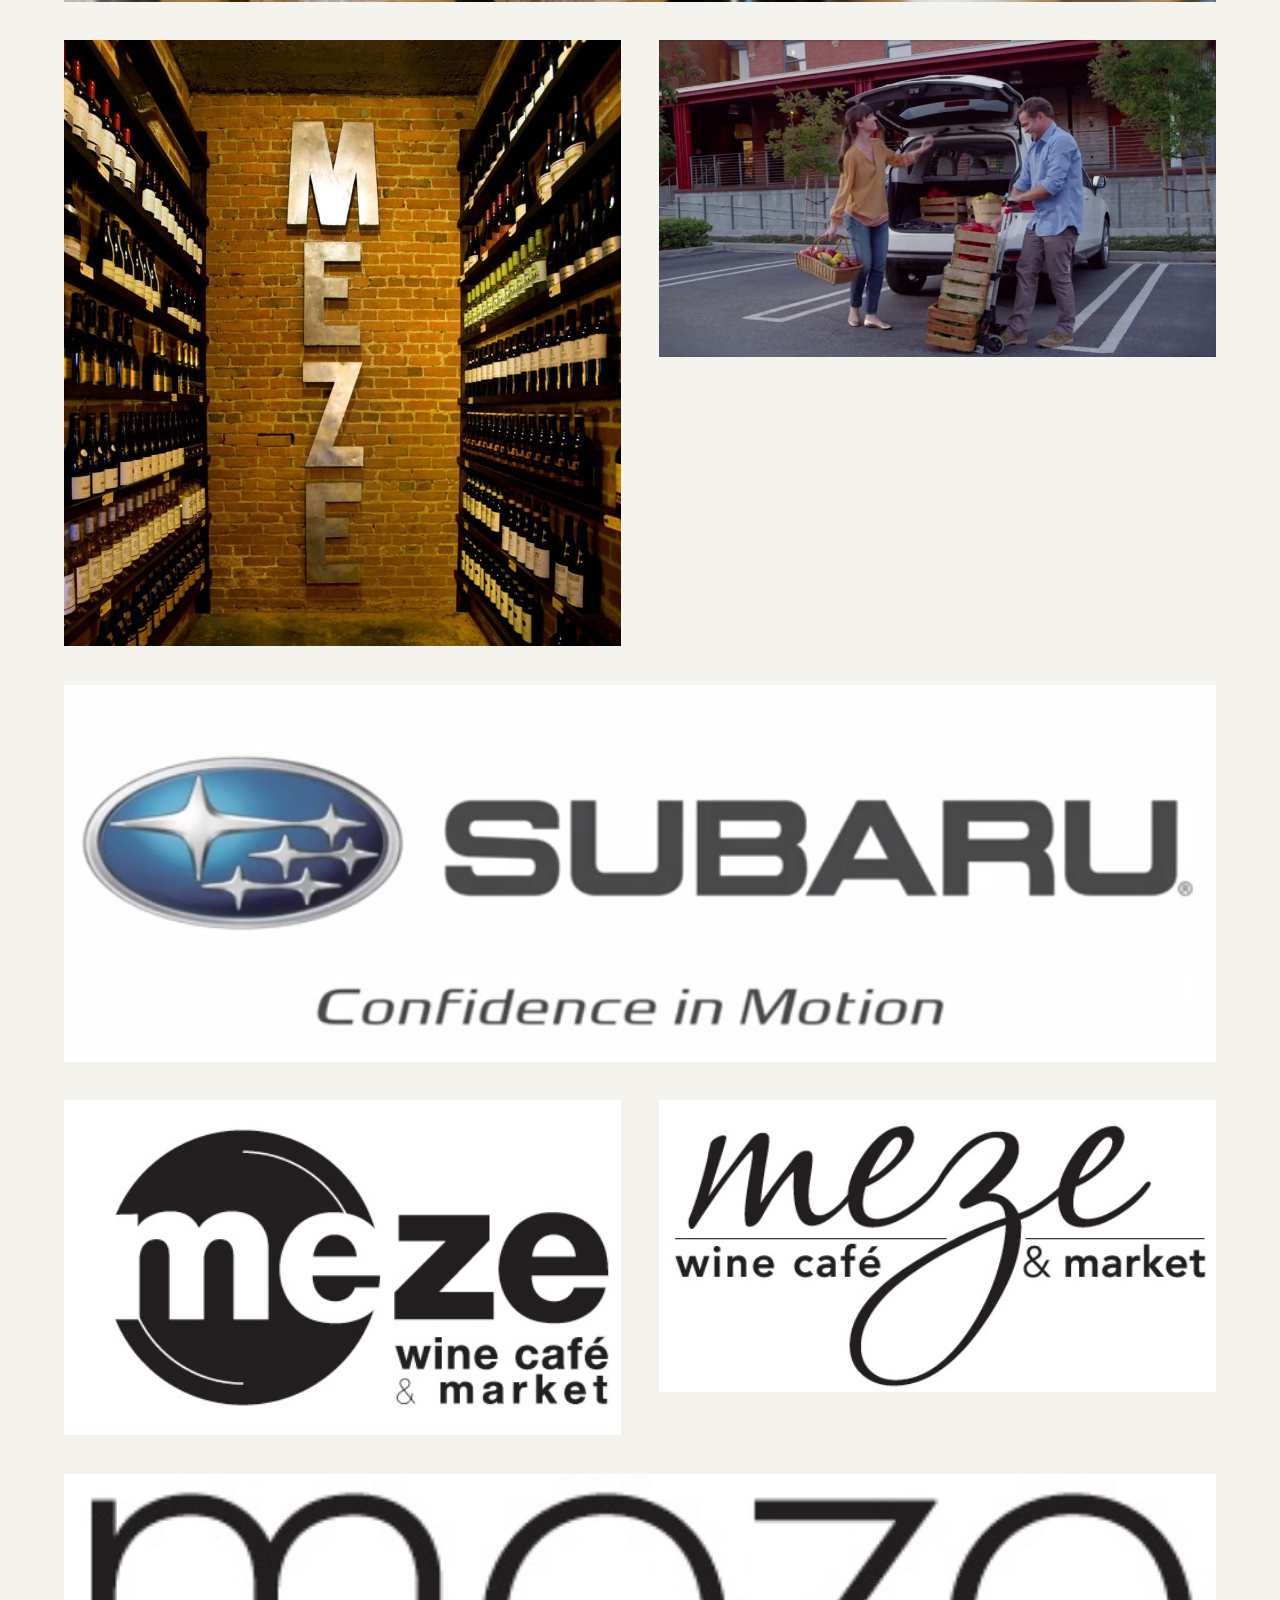
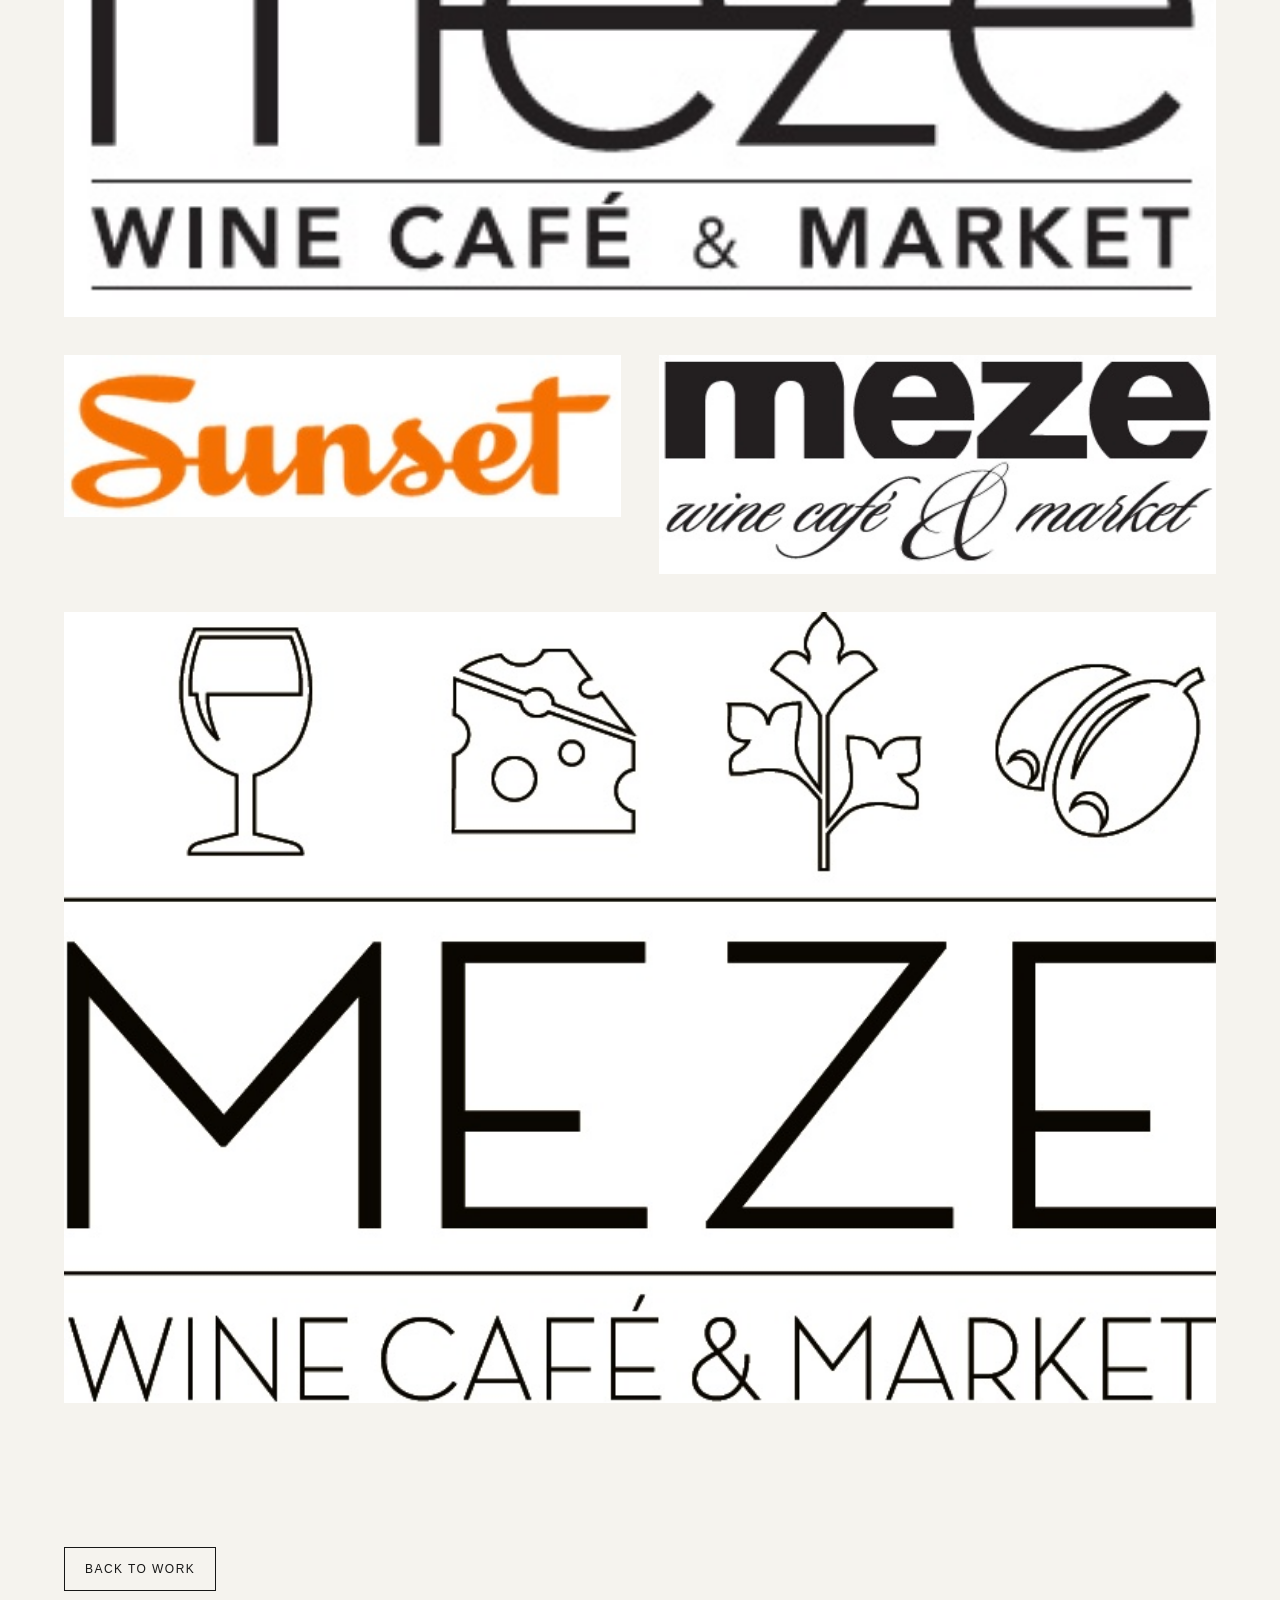
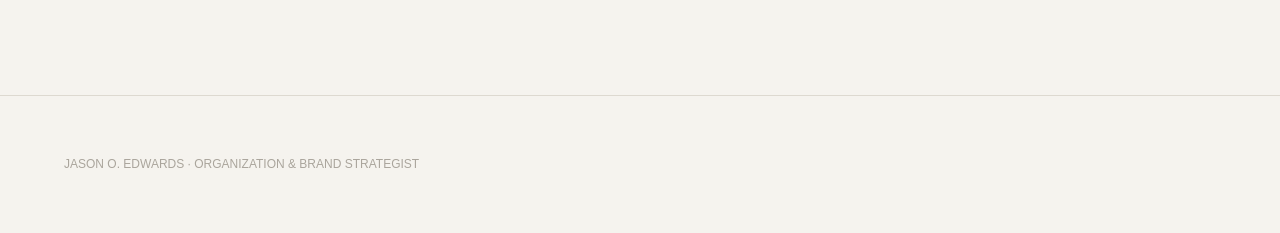
<file: meze.html>
<!doctype html><html><head><meta charset="utf-8"><meta name="viewport" content="width=device-width,initial-scale=1"><title>MEZE WINE CAFÉ &amp; MARKET — Business Concept &amp; Proprietorship</title><link rel="stylesheet" href="style.css"></head><body><header><a class="brand" href="index.html">JASON O. EDWARDS</a><nav class="nav"><a href="index.html#work">WORK</a><a href="approach.html">APPROACH</a><a href="about.html">ABOUT</a><a href="contact.html">CONTACT</a></nav></header><main class="wrap"><section class="project-head"><div class="kicker">MEZE WINE CAFÉ & MARKET / San Luis Obispo, California</div><h1>Business Concept & Proprietorship</h1><div class="project-title">Business / Brand / Experience</div><div class="lede">Development of the MEZE Wine Café & Market business concept in San Luis Obispo. This project demonstrates work extending beyond traditional brand execution into business concept development and entrepreneurship.</div><div class="meta"><div><h4>CLIENT</h4><p>MEZE Wine Café & Market, LLC</p></div><div><h4>MY ROLE / SCOPE</h4><p>Business Concept & Proprietorship</p></div></div></section><section class="gallery"><div class="section-title">THE WORK</div><img src="assets/projects/meze/01.jpg"><div class="pair"><img src="assets/projects/meze/02.jpg"><img src="assets/projects/meze/03.jpg"></div><img src="assets/projects/meze/04.jpg"><div class="pair"><img src="assets/projects/meze/05.jpg"><img src="assets/projects/meze/06.jpg"></div><img src="assets/projects/meze/07.jpg"><div class="pair"><img src="assets/projects/meze/08.jpg"><img src="assets/projects/meze/09.jpg"></div><img src="assets/projects/meze/10.jpg"></section><section class="section"><a class="btn" href="index.html#work">BACK TO WORK</a></section></main><footer>JASON O. EDWARDS · ORGANIZATION & BRAND STRATEGIST</footer></body></html>
</file>
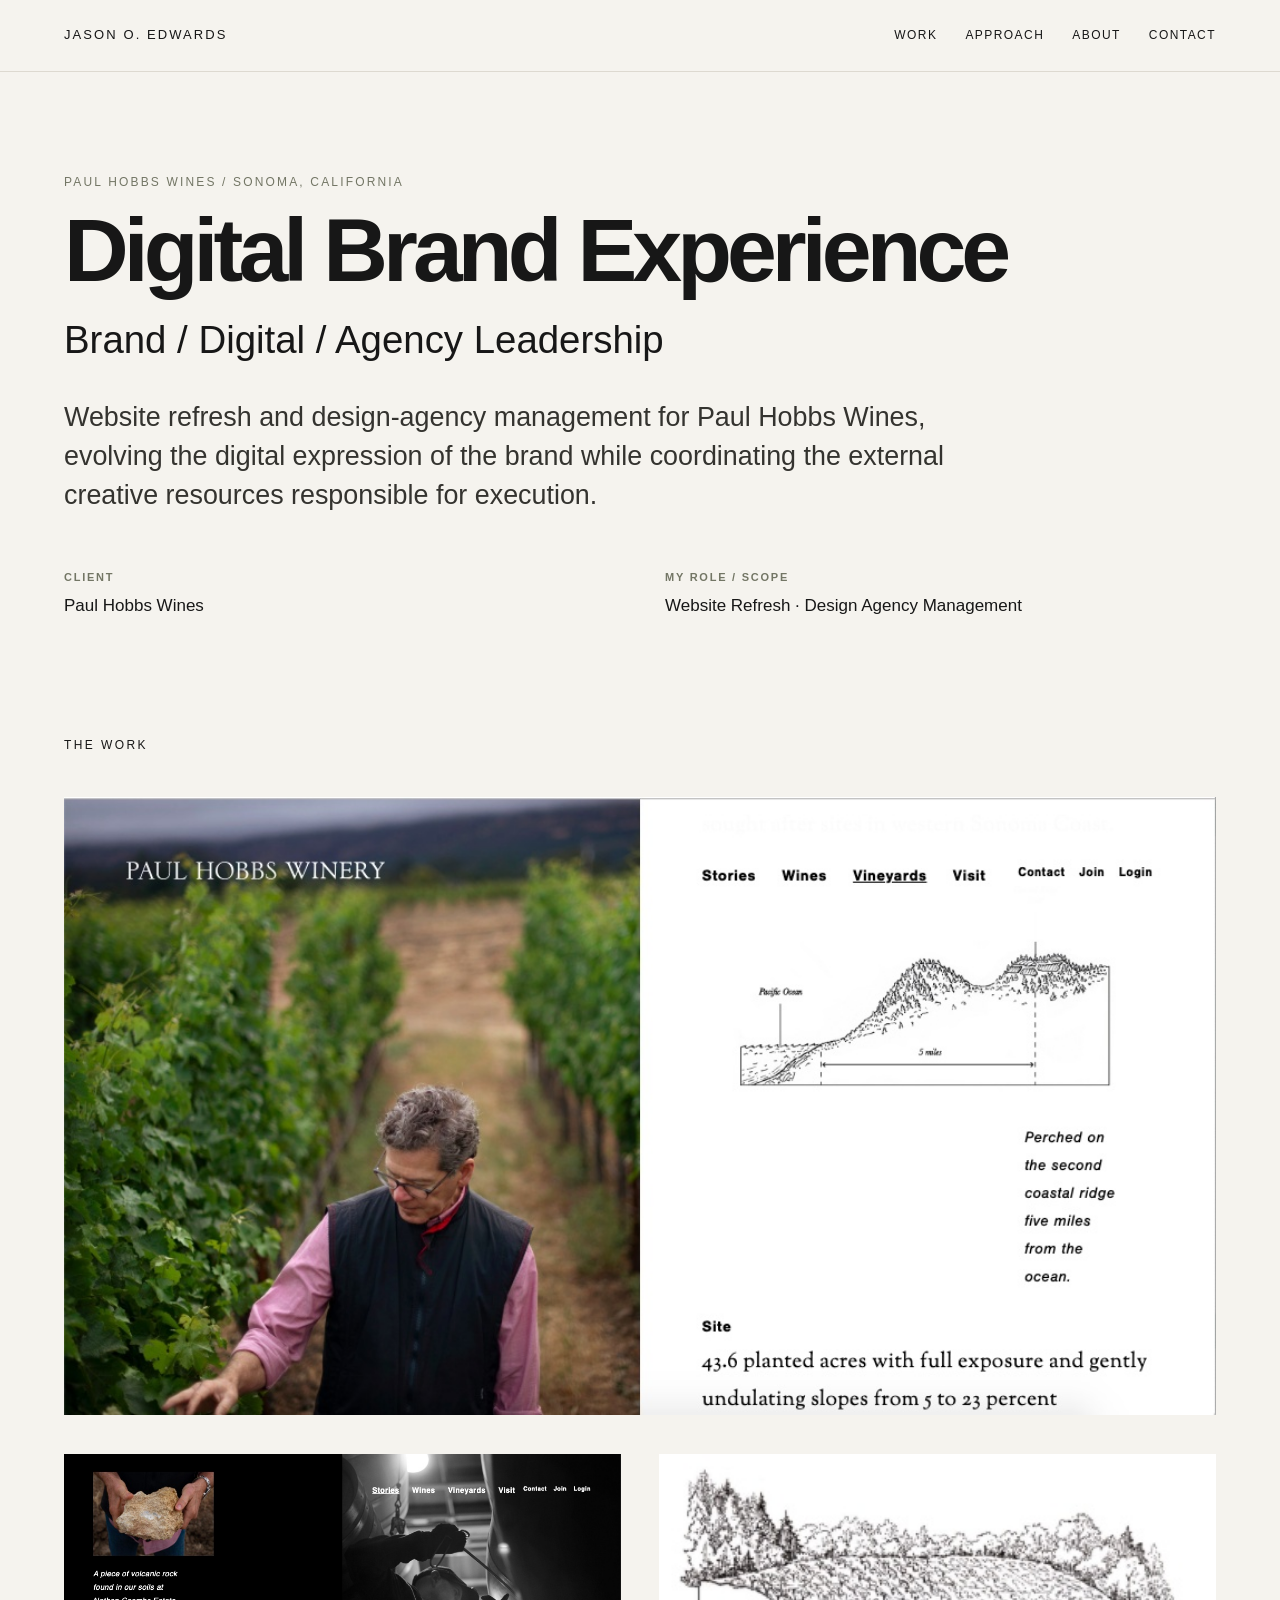
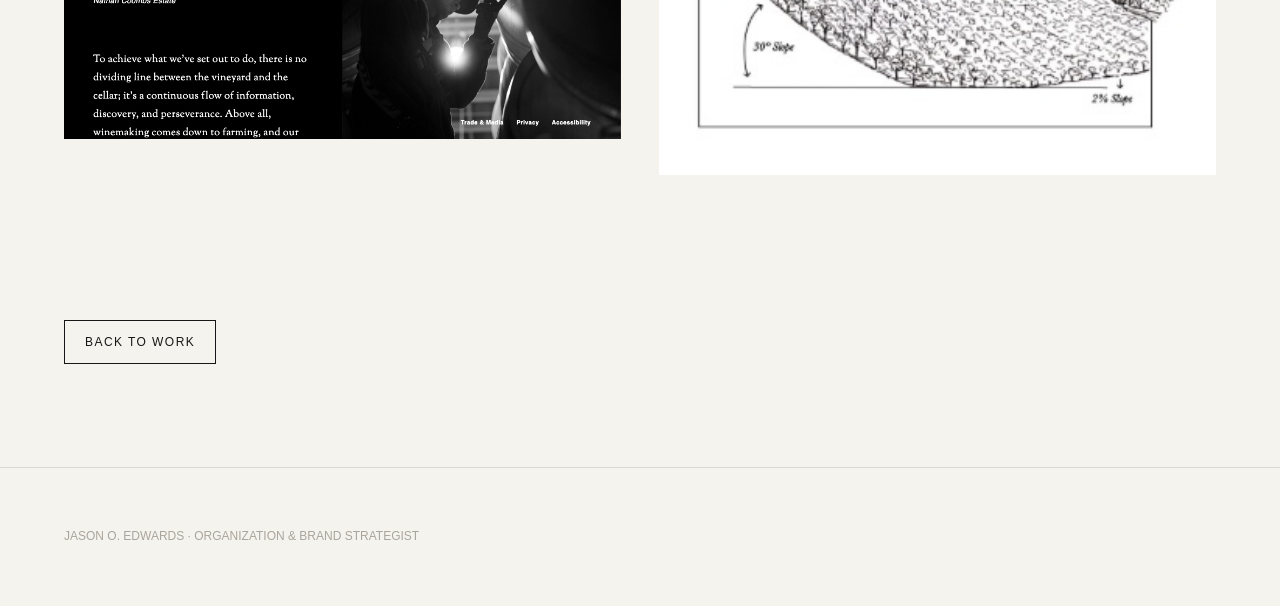
<file: paul-hobbs-digital.html>
<!doctype html><html><head><meta charset="utf-8"><meta name="viewport" content="width=device-width,initial-scale=1"><title>PAUL HOBBS WINES — Digital Brand Experience</title><link rel="stylesheet" href="style.css"></head><body><header><a class="brand" href="index.html">JASON O. EDWARDS</a><nav class="nav"><a href="index.html#work">WORK</a><a href="approach.html">APPROACH</a><a href="about.html">ABOUT</a><a href="contact.html">CONTACT</a></nav></header><main class="wrap"><section class="project-head"><div class="kicker">PAUL HOBBS WINES / Sonoma, California</div><h1>Digital Brand Experience</h1><div class="project-title">Brand / Digital / Agency Leadership</div><div class="lede">Website refresh and design-agency management for Paul Hobbs Wines, evolving the digital expression of the brand while coordinating the external creative resources responsible for execution.</div><div class="meta"><div><h4>CLIENT</h4><p>Paul Hobbs Wines</p></div><div><h4>MY ROLE / SCOPE</h4><p>Website Refresh · Design Agency Management</p></div></div></section><section class="gallery"><div class="section-title">THE WORK</div><img src="assets/projects/paul-hobbs-digital/01.jpg"><div class="pair"><img src="assets/projects/paul-hobbs-digital/02.jpg"><img src="assets/projects/paul-hobbs-digital/03.jpg"></div></section><section class="section"><a class="btn" href="index.html#work">BACK TO WORK</a></section></main><footer>JASON O. EDWARDS · ORGANIZATION & BRAND STRATEGIST</footer></body></html>
</file>
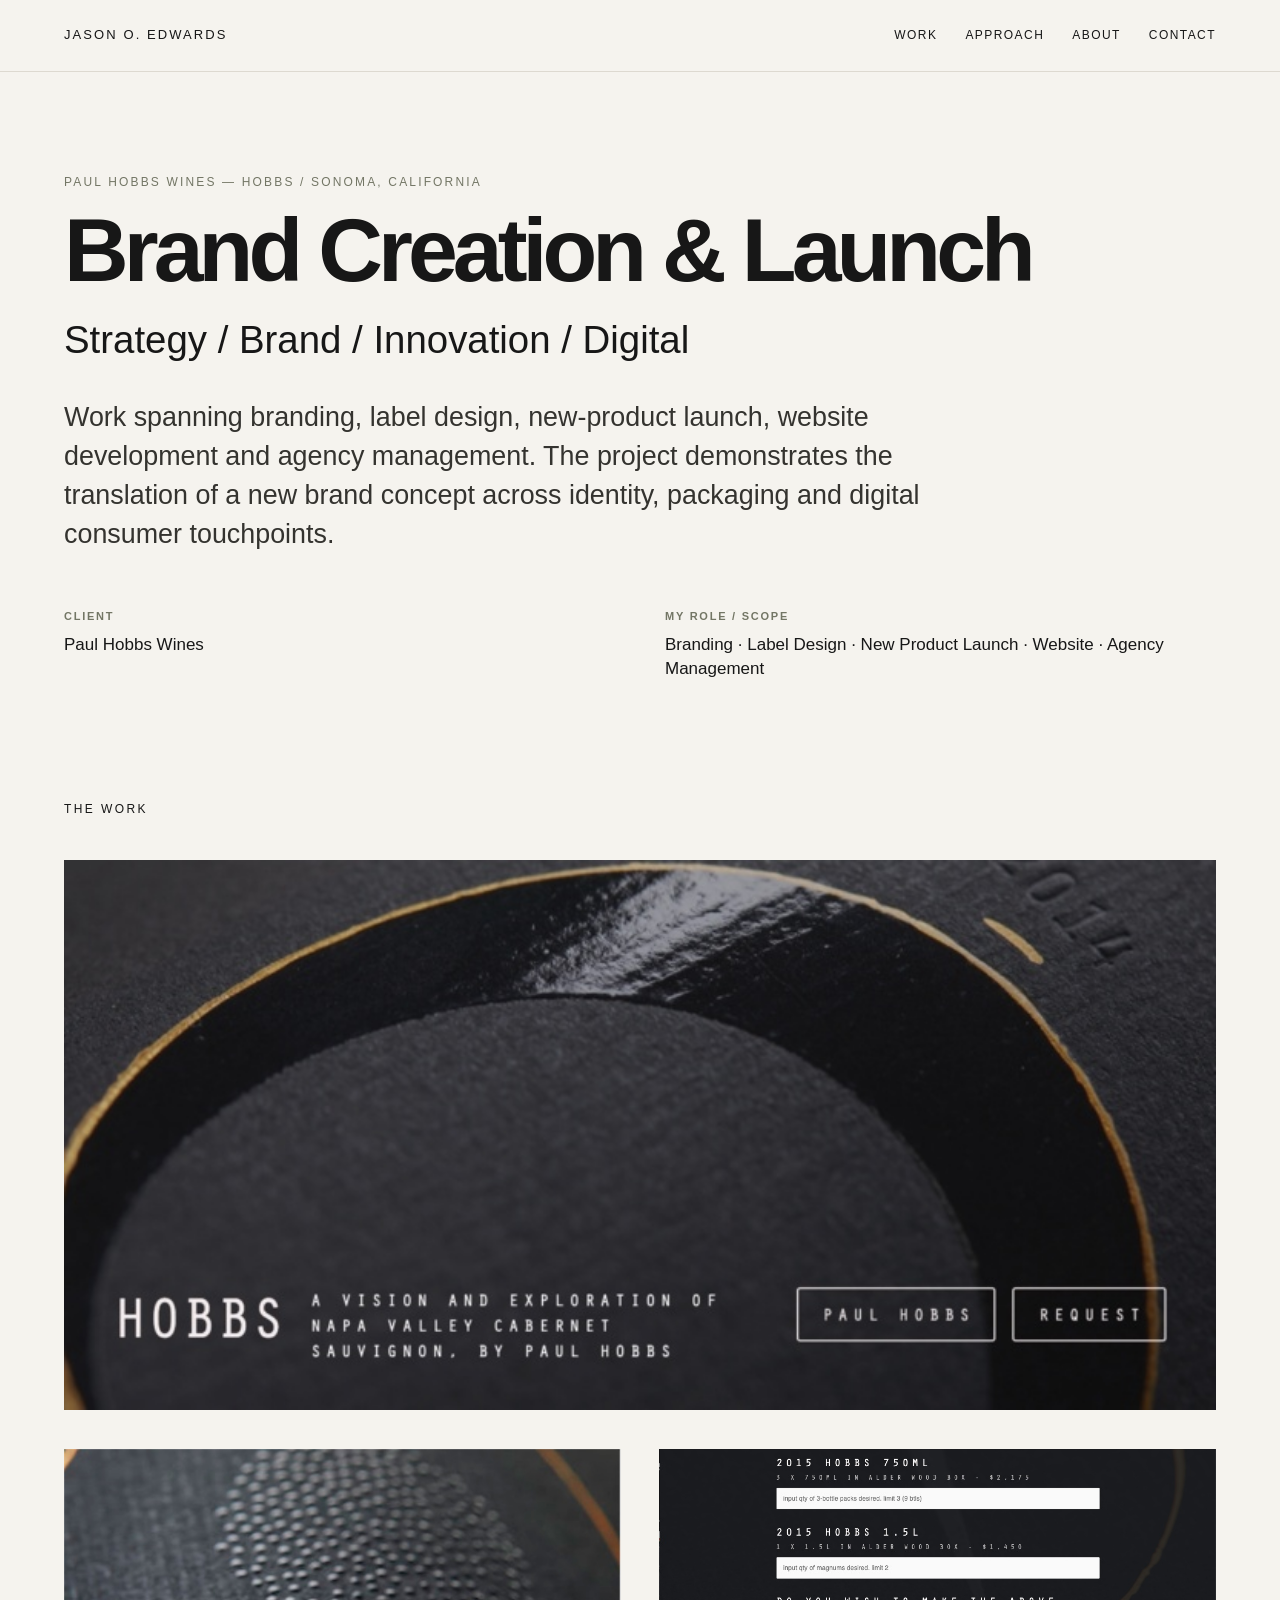
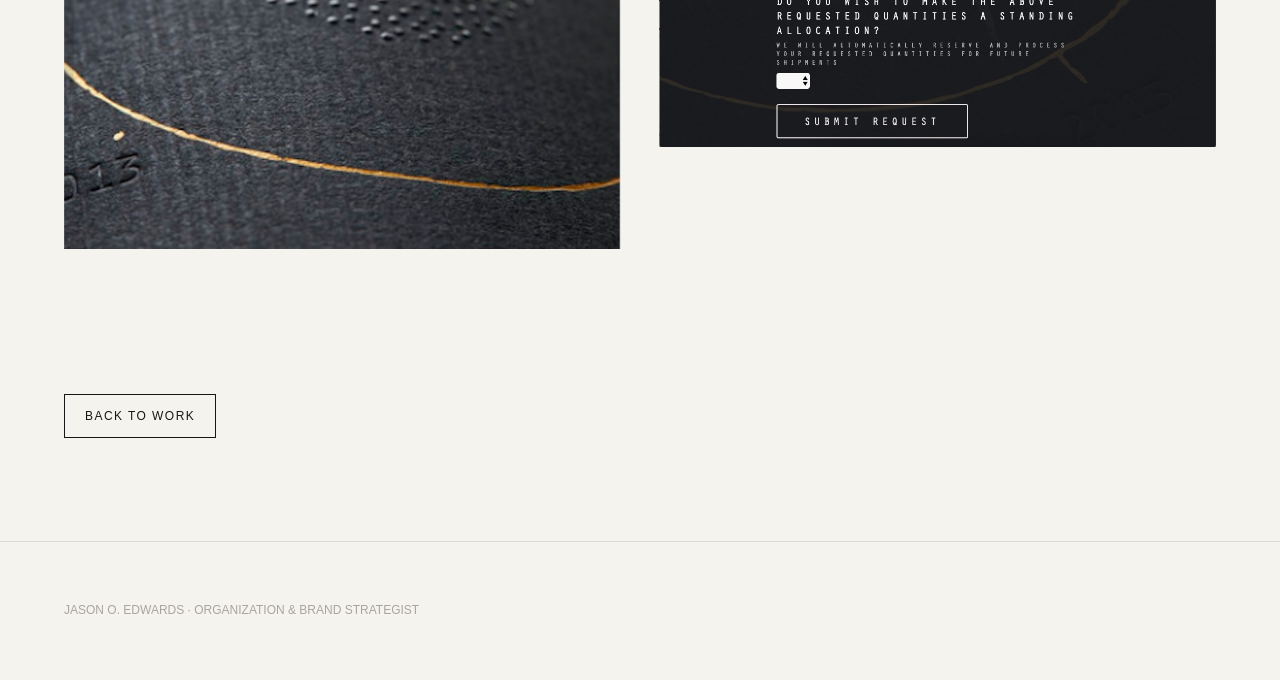
<file: paul-hobbs-hobbs.html>
<!doctype html><html><head><meta charset="utf-8"><meta name="viewport" content="width=device-width,initial-scale=1"><title>PAUL HOBBS WINES — HOBBS — Brand Creation &amp; Launch</title><link rel="stylesheet" href="style.css"></head><body><header><a class="brand" href="index.html">JASON O. EDWARDS</a><nav class="nav"><a href="index.html#work">WORK</a><a href="approach.html">APPROACH</a><a href="about.html">ABOUT</a><a href="contact.html">CONTACT</a></nav></header><main class="wrap"><section class="project-head"><div class="kicker">PAUL HOBBS WINES — HOBBS / Sonoma, California</div><h1>Brand Creation & Launch</h1><div class="project-title">Strategy / Brand / Innovation / Digital</div><div class="lede">Work spanning branding, label design, new-product launch, website development and agency management. The project demonstrates the translation of a new brand concept across identity, packaging and digital consumer touchpoints.</div><div class="meta"><div><h4>CLIENT</h4><p>Paul Hobbs Wines</p></div><div><h4>MY ROLE / SCOPE</h4><p>Branding · Label Design · New Product Launch · Website · Agency Management</p></div></div></section><section class="gallery"><div class="section-title">THE WORK</div><img src="assets/projects/paul-hobbs-hobbs/01.jpg"><div class="pair"><img src="assets/projects/paul-hobbs-hobbs/02.jpg"><img src="assets/projects/paul-hobbs-hobbs/03.jpg"></div></section><section class="section"><a class="btn" href="index.html#work">BACK TO WORK</a></section></main><footer>JASON O. EDWARDS · ORGANIZATION & BRAND STRATEGIST</footer></body></html>
</file>
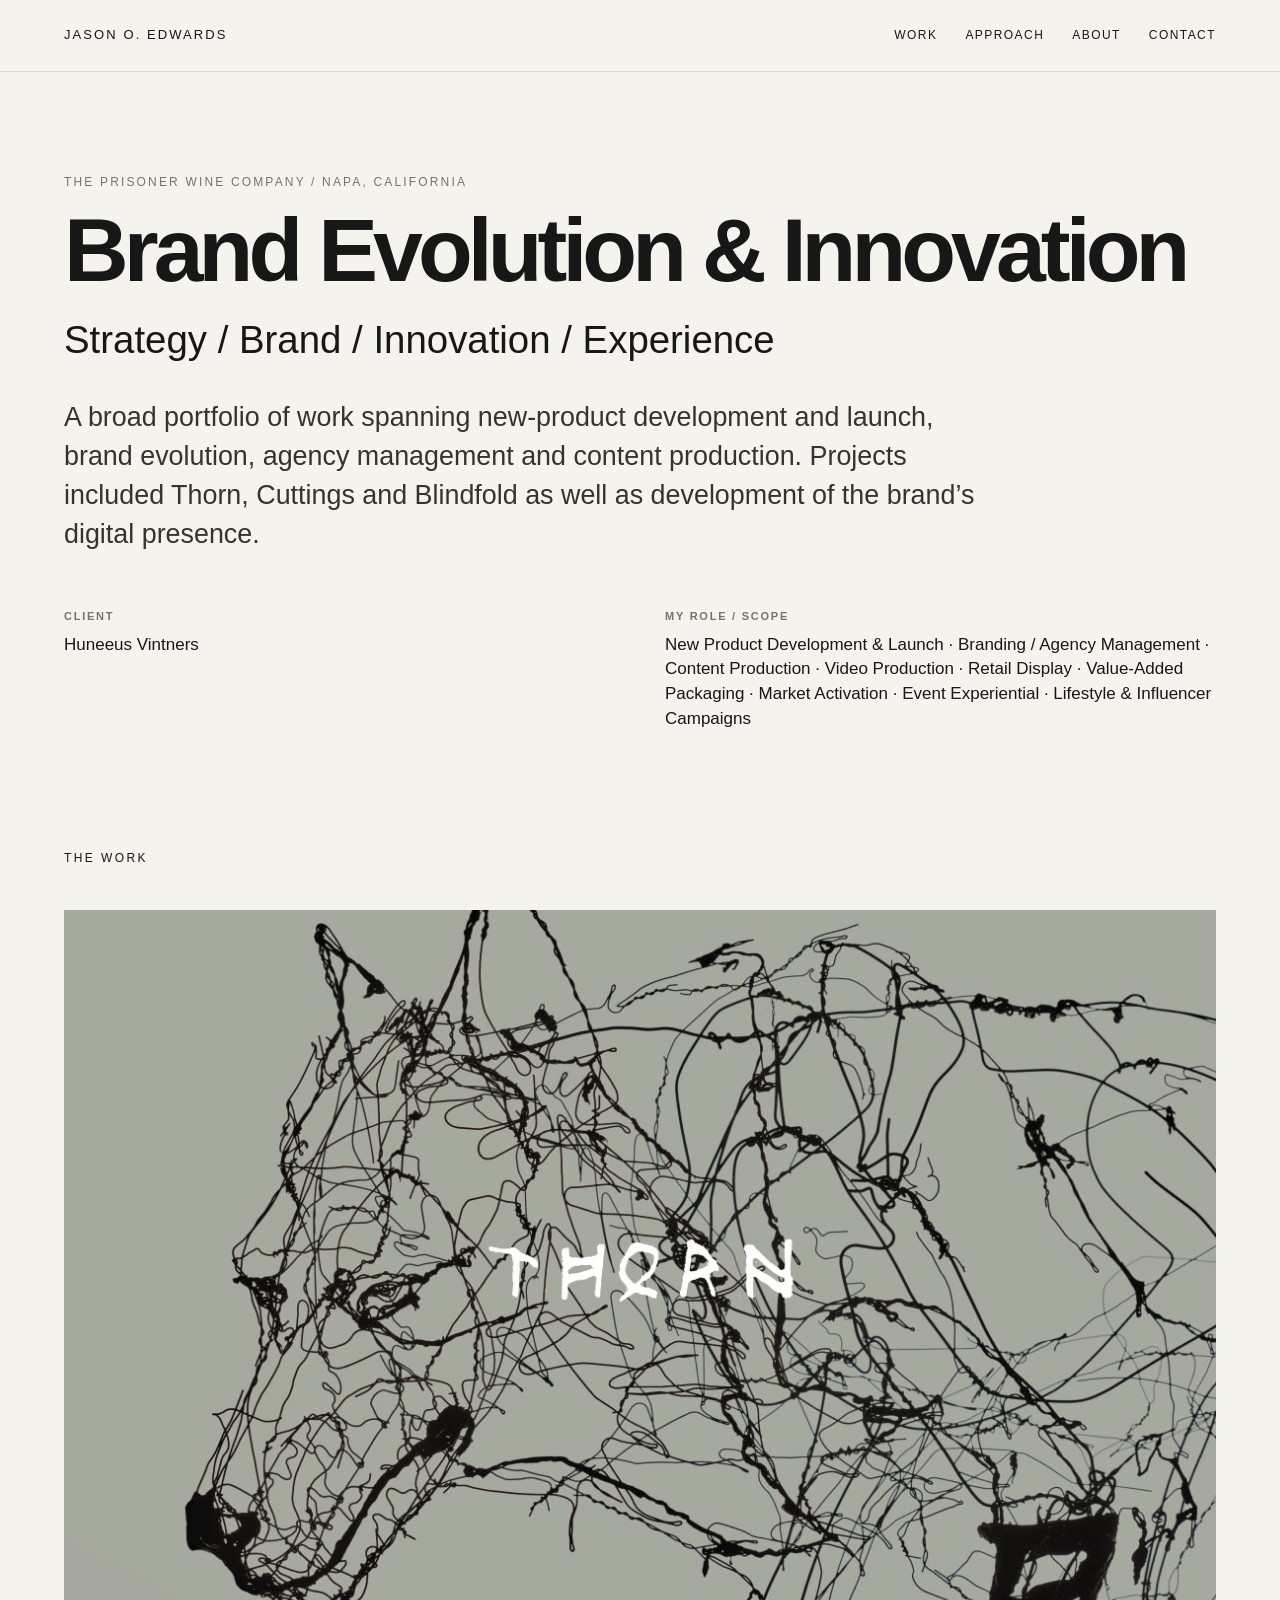
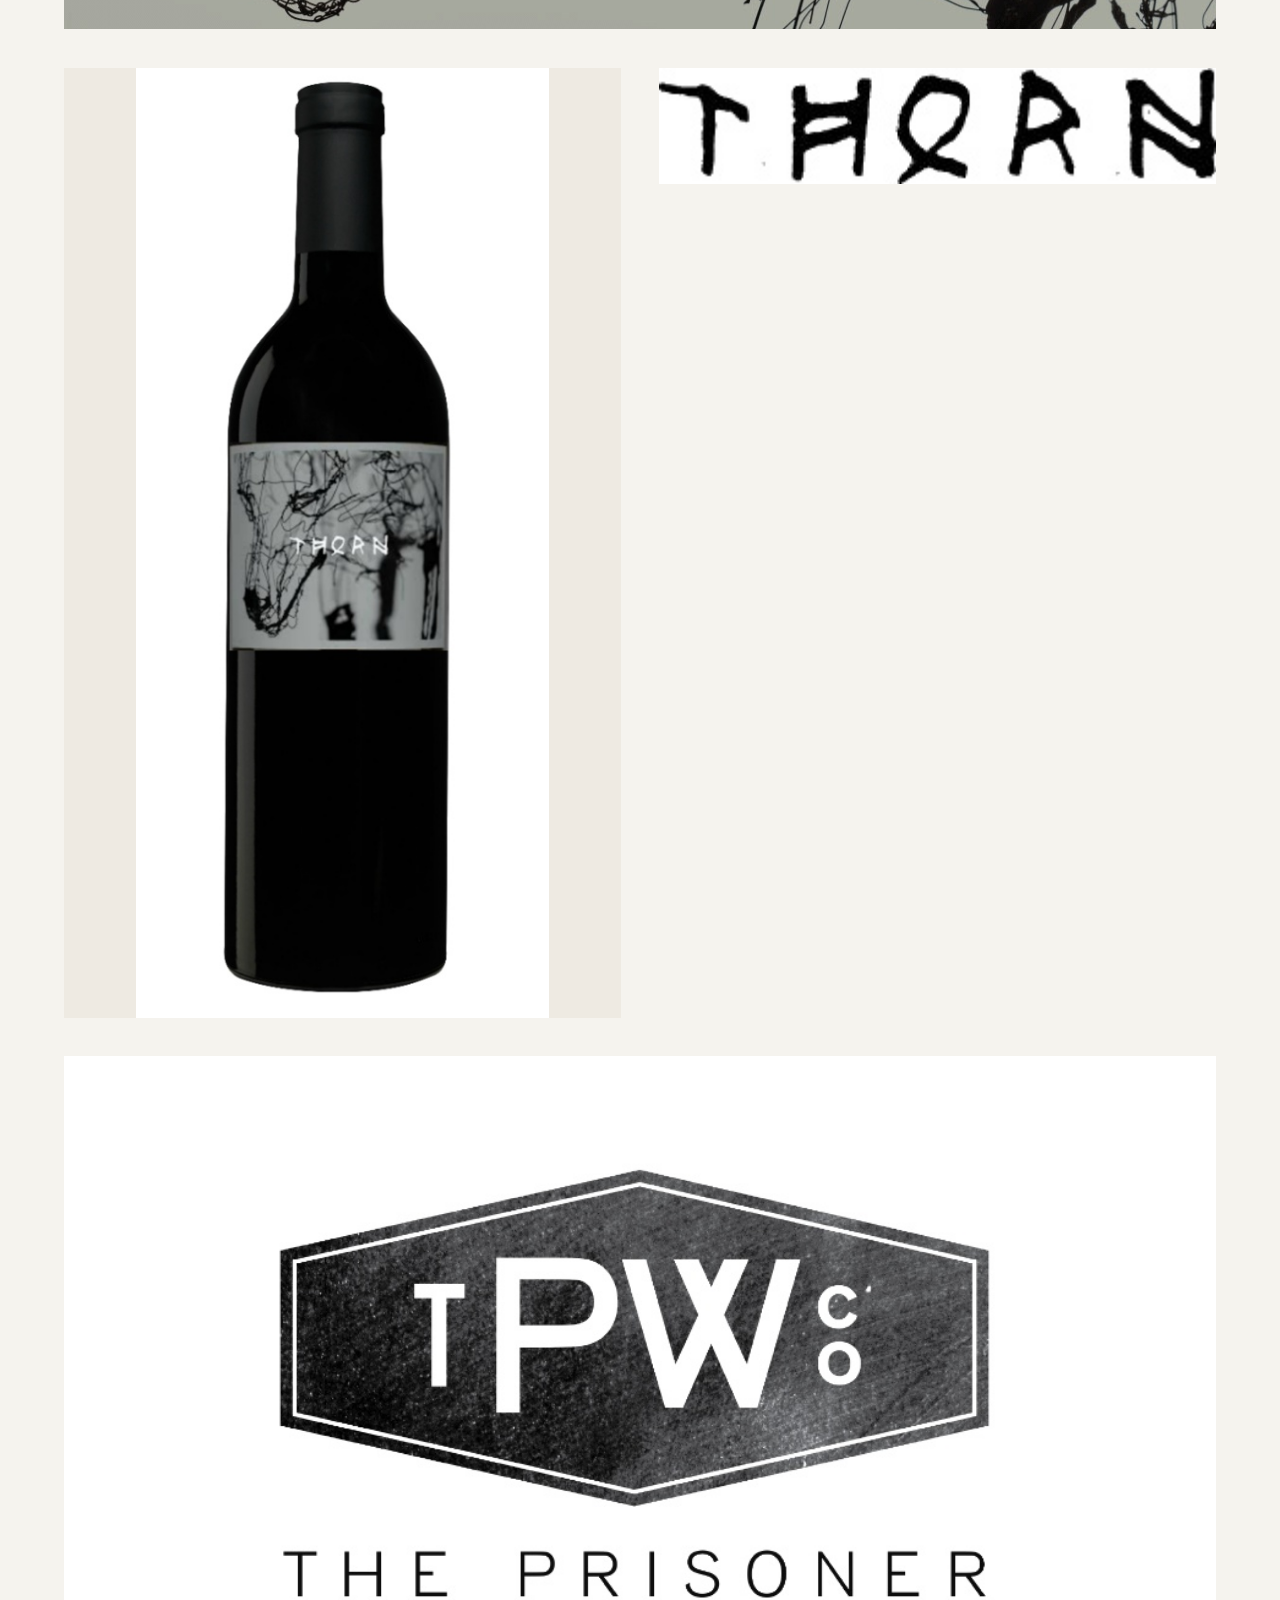
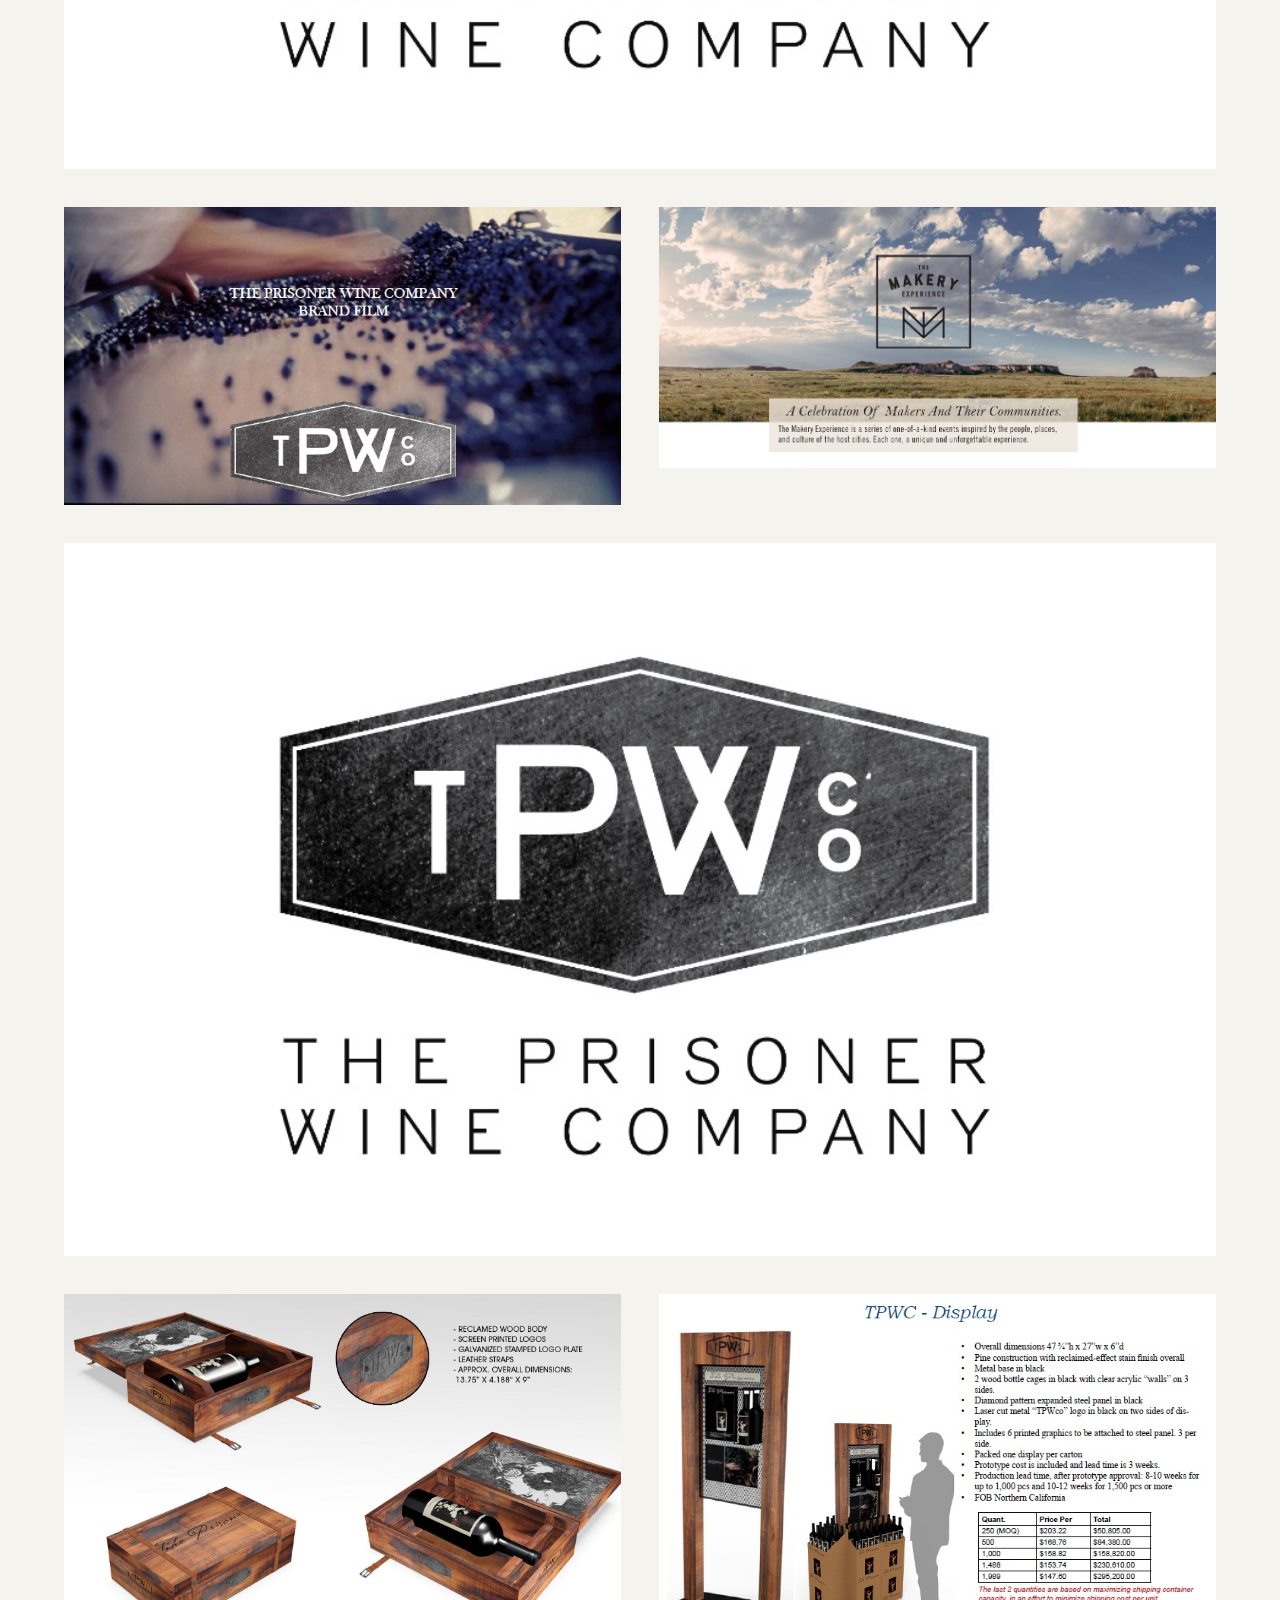
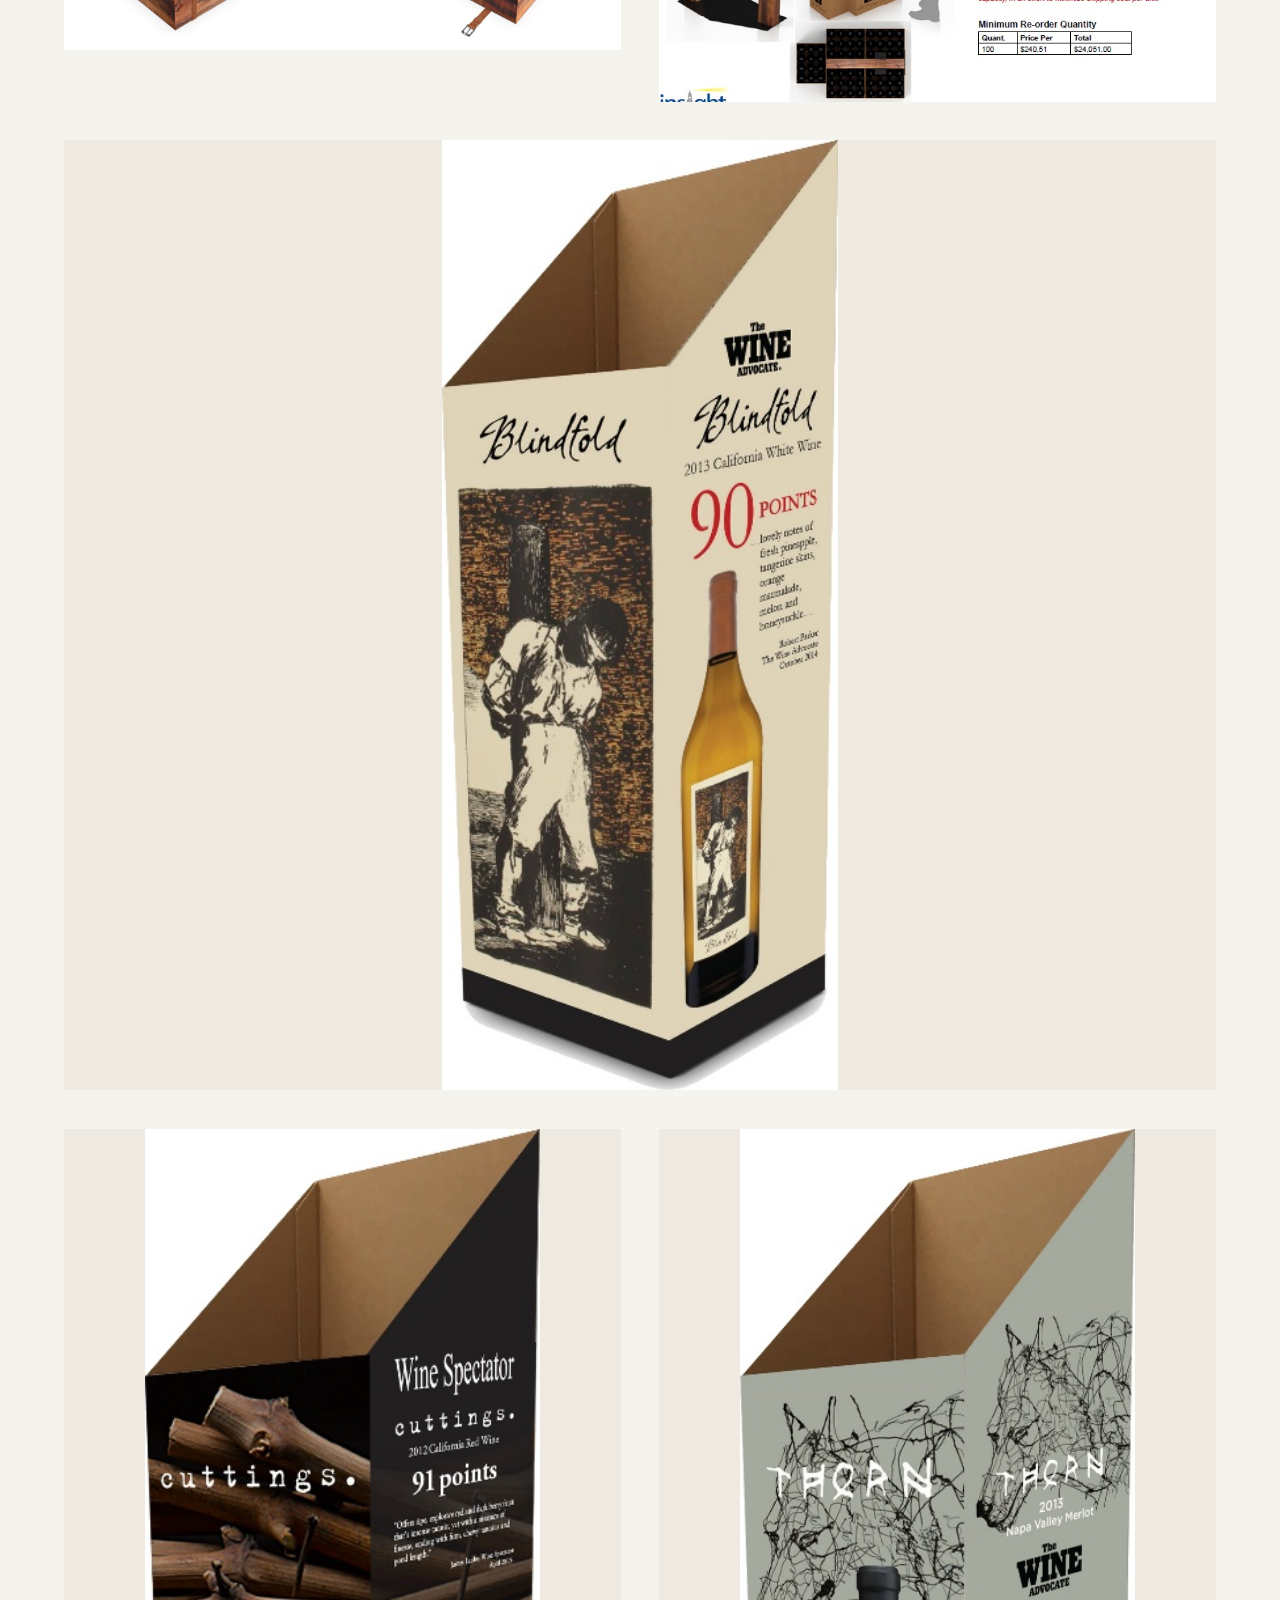
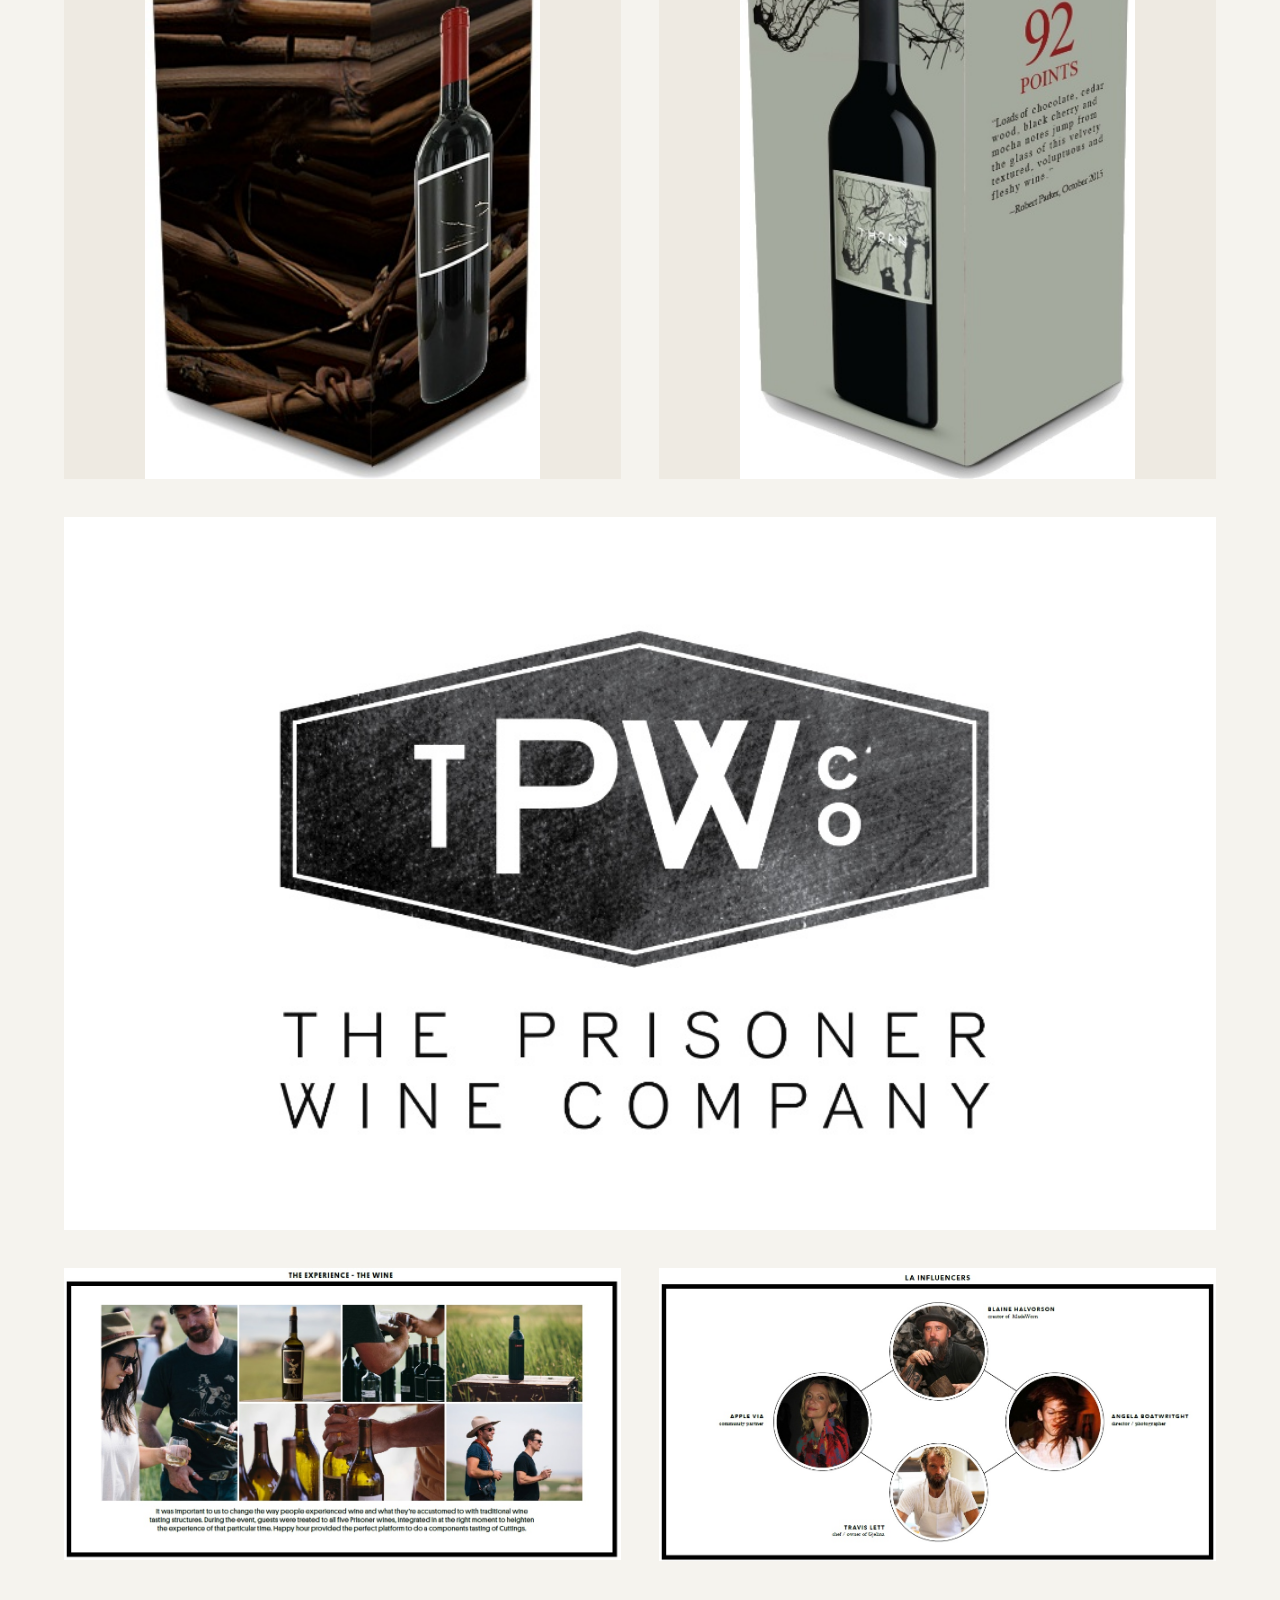
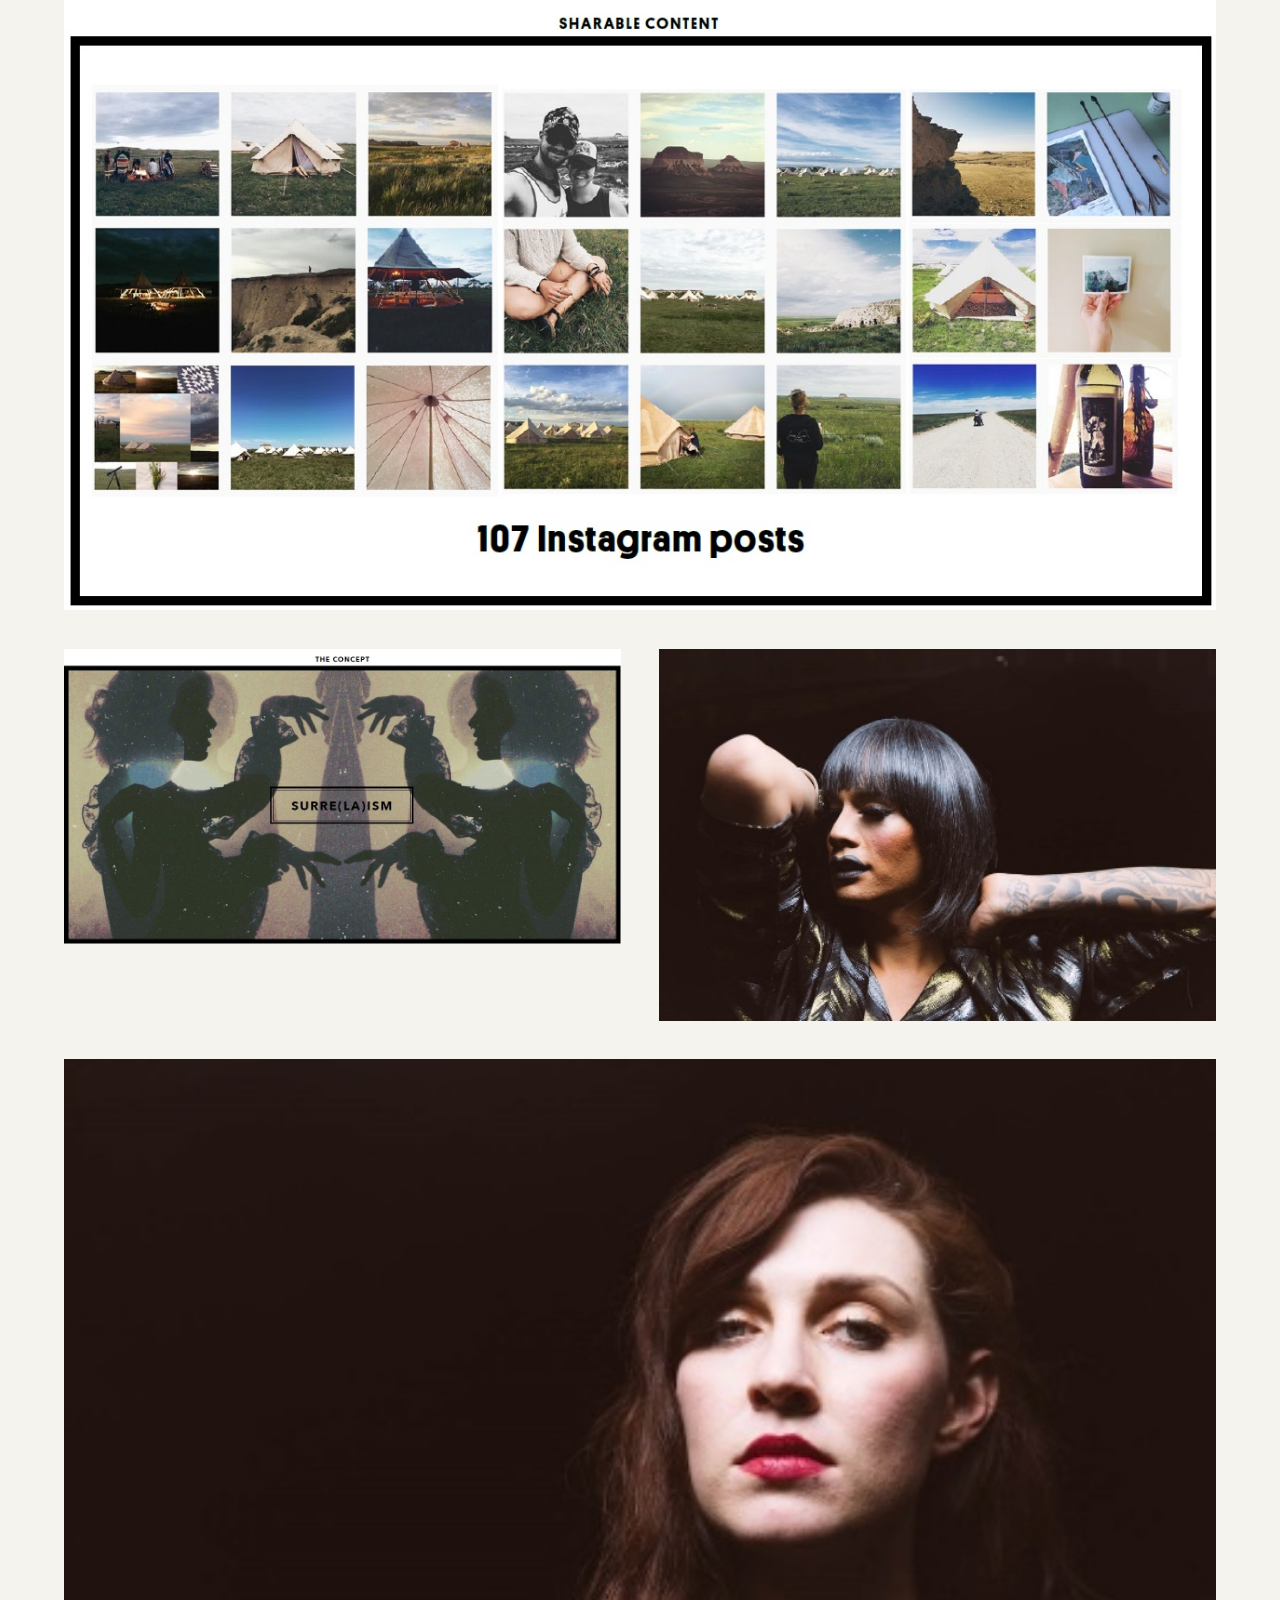
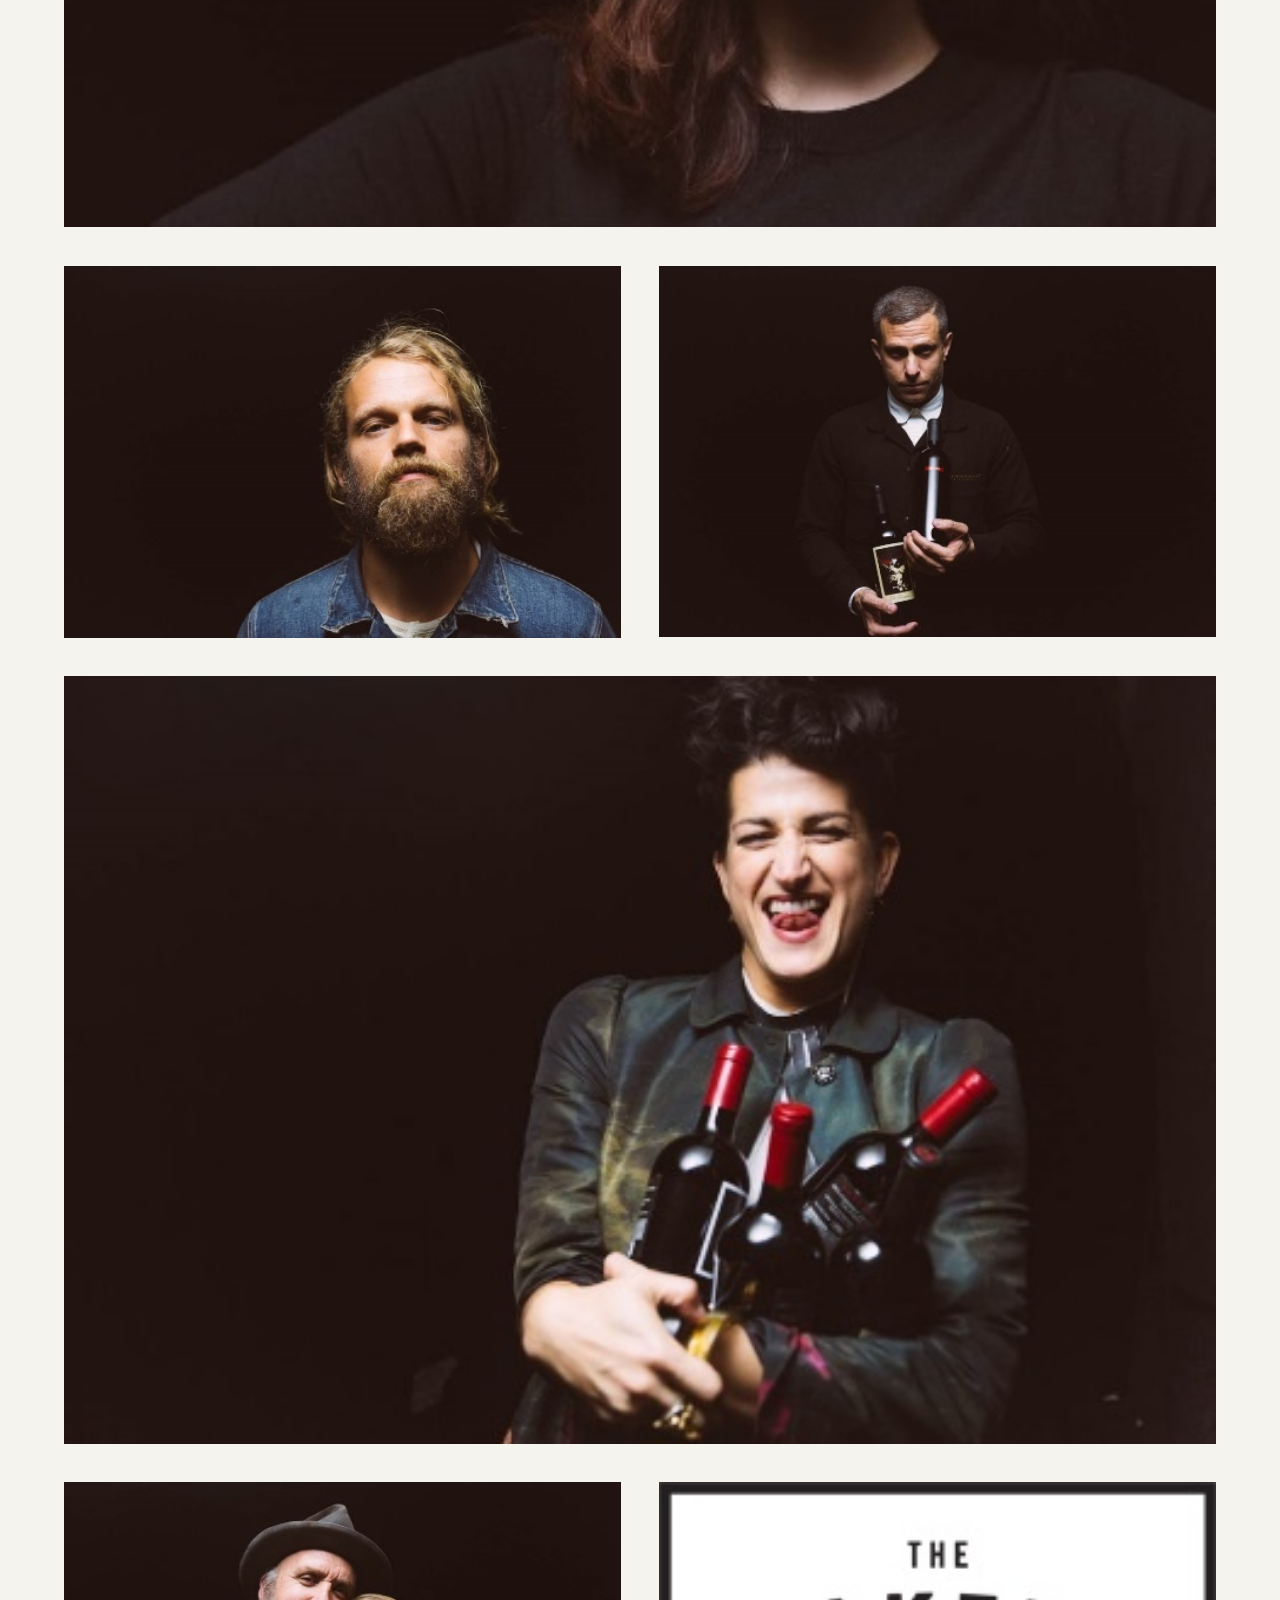
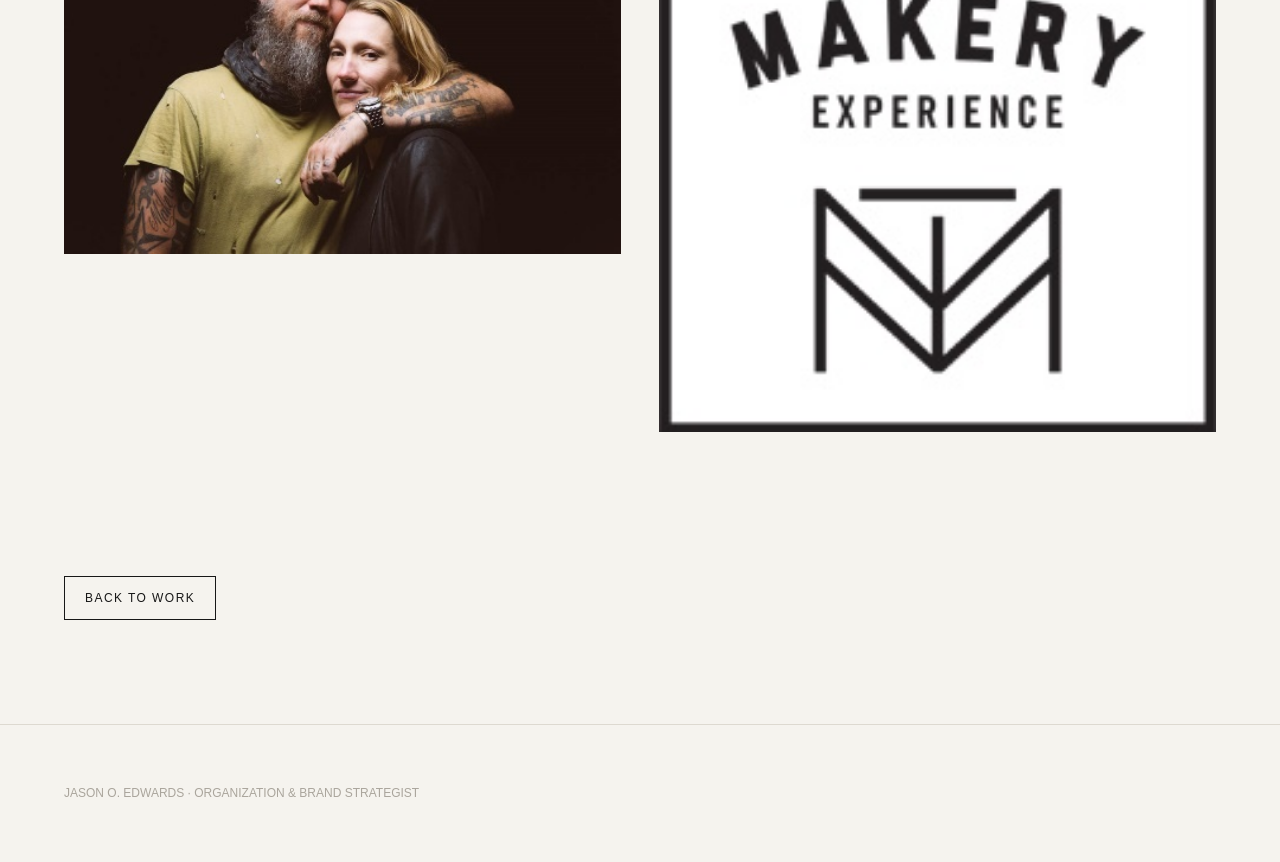
<file: prisoner.html>
<!doctype html><html><head><meta charset="utf-8"><meta name="viewport" content="width=device-width,initial-scale=1"><title>THE PRISONER WINE COMPANY — Brand Evolution &amp; Innovation</title><link rel="stylesheet" href="style.css"></head><body><header><a class="brand" href="index.html">JASON O. EDWARDS</a><nav class="nav"><a href="index.html#work">WORK</a><a href="approach.html">APPROACH</a><a href="about.html">ABOUT</a><a href="contact.html">CONTACT</a></nav></header><main class="wrap"><section class="project-head"><div class="kicker">THE PRISONER WINE COMPANY / Napa, California</div><h1>Brand Evolution & Innovation</h1><div class="project-title">Strategy / Brand / Innovation / Experience</div><div class="lede">A broad portfolio of work spanning new-product development and launch, brand evolution, agency management and content production. Projects included Thorn, Cuttings and Blindfold as well as development of the brand’s digital presence.</div><div class="meta"><div><h4>CLIENT</h4><p>Huneeus Vintners</p></div><div><h4>MY ROLE / SCOPE</h4><p>New Product Development & Launch · Branding / Agency Management · Content Production · Video Production · Retail Display · Value-Added Packaging · Market Activation · Event Experiential · Lifestyle & Influencer Campaigns</p></div></div></section><section class="gallery"><div class="section-title">THE WORK</div><img src="assets/projects/prisoner/01.jpg"><div class="pair"><img src="assets/projects/prisoner/02.jpg"><img src="assets/projects/prisoner/03.jpg"></div><img src="assets/projects/prisoner/04.jpg"><div class="pair"><img src="assets/projects/prisoner/05.jpg"><img src="assets/projects/prisoner/06.jpg"></div><img src="assets/projects/prisoner/07.jpg"><div class="pair"><img src="assets/projects/prisoner/08.jpg"><img src="assets/projects/prisoner/09.jpg"></div><img src="assets/projects/prisoner/10.jpg"><div class="pair"><img src="assets/projects/prisoner/11.jpg"><img src="assets/projects/prisoner/12.jpg"></div><img src="assets/projects/prisoner/13.jpg"><div class="pair"><img src="assets/projects/prisoner/14.jpg"><img src="assets/projects/prisoner/15.jpg"></div><img src="assets/projects/prisoner/16.jpg"><div class="pair"><img src="assets/projects/prisoner/17.jpg"><img src="assets/projects/prisoner/18.jpg"></div><img src="assets/projects/prisoner/19.jpg"><div class="pair"><img src="assets/projects/prisoner/20.jpg"><img src="assets/projects/prisoner/21.jpg"></div><img src="assets/projects/prisoner/22.jpg"><div class="pair"><img src="assets/projects/prisoner/23.jpg"><img src="assets/projects/prisoner/24.jpg"></div></section><section class="section"><a class="btn" href="index.html#work">BACK TO WORK</a></section></main><footer>JASON O. EDWARDS · ORGANIZATION & BRAND STRATEGIST</footer></body></html>
</file>
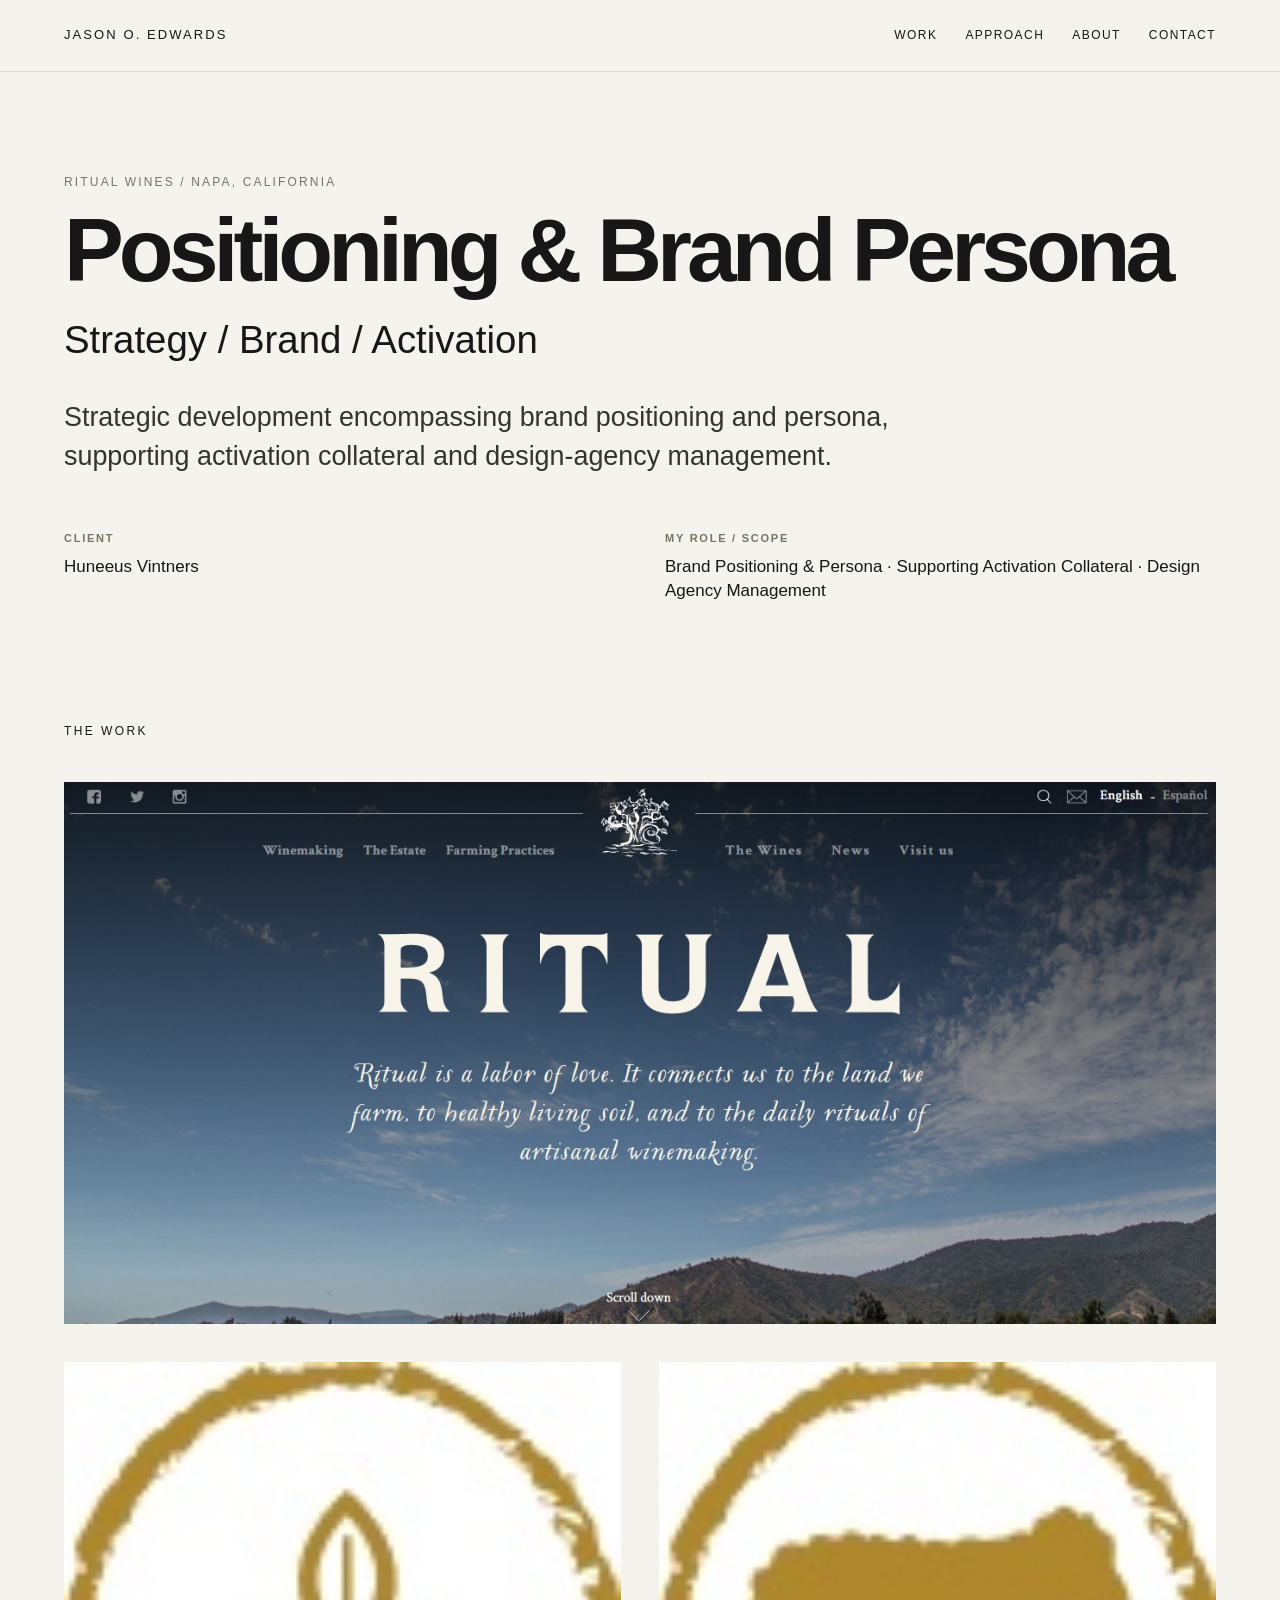
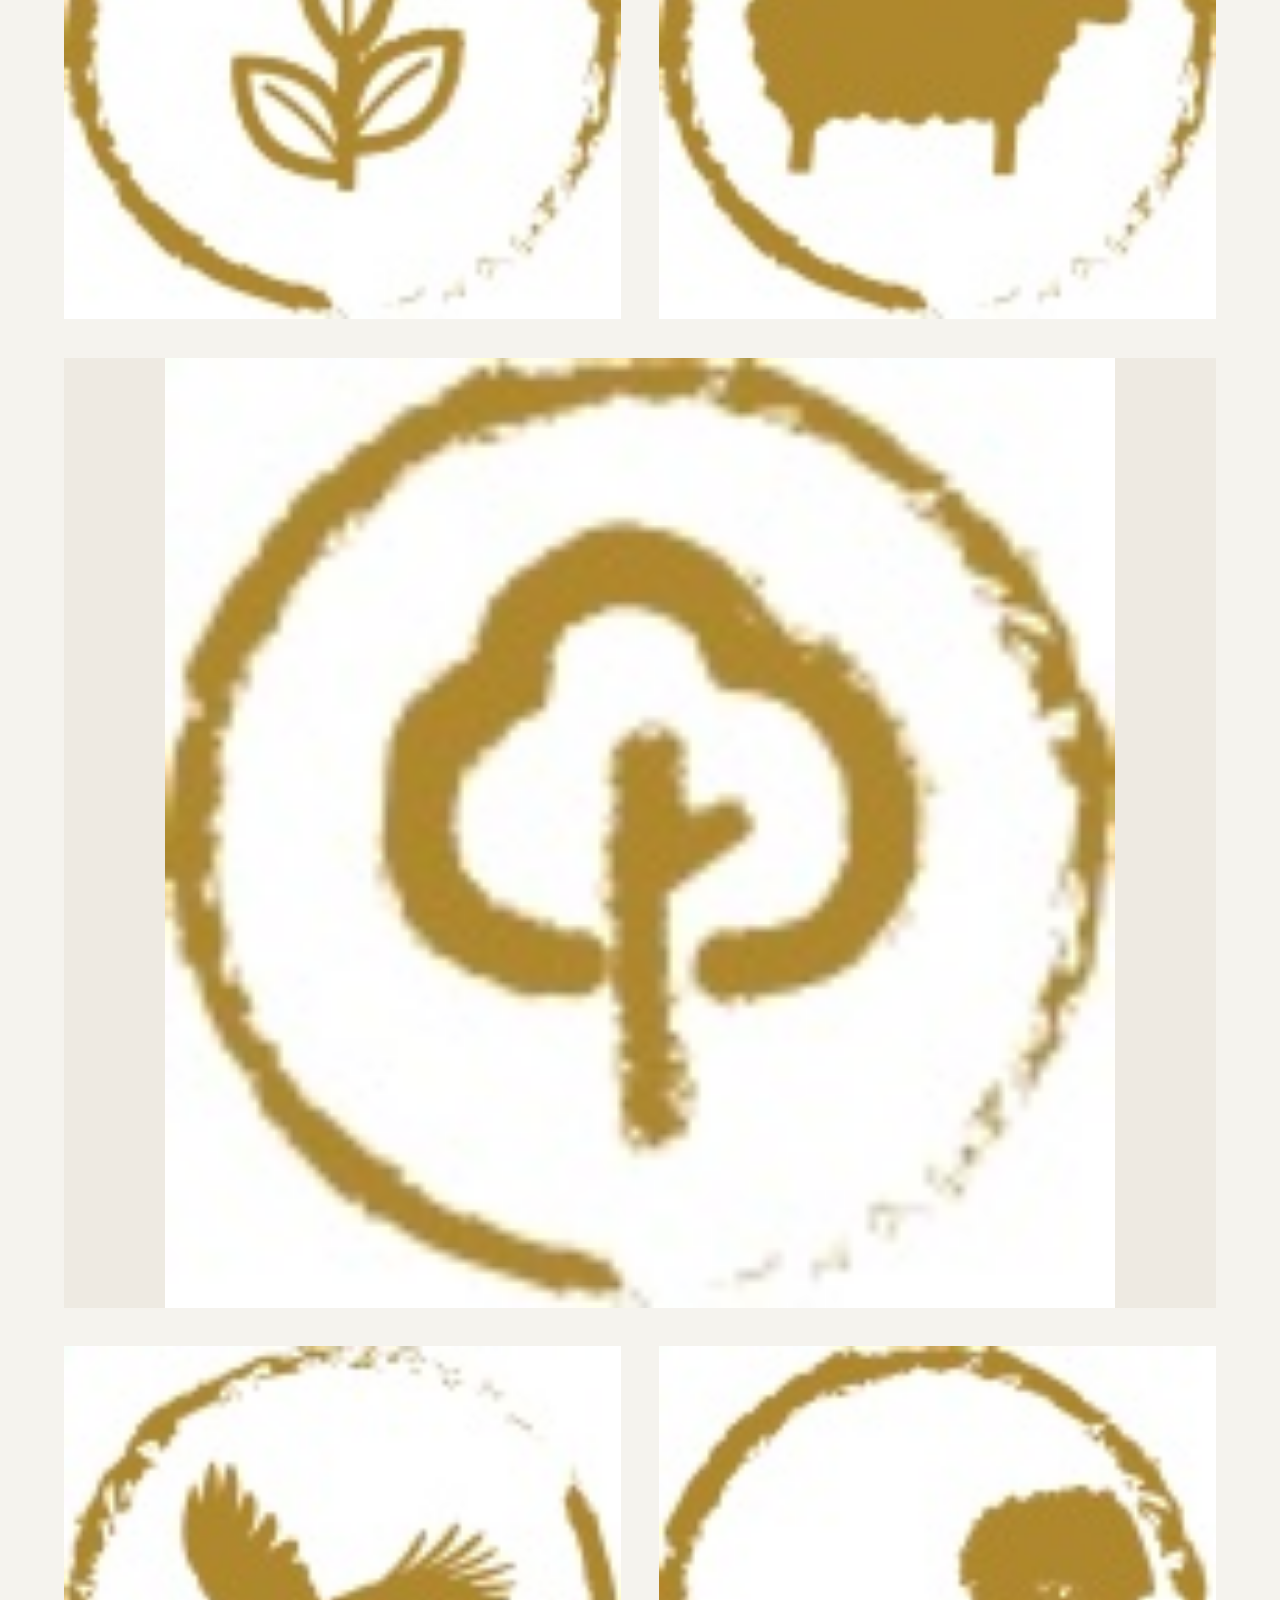
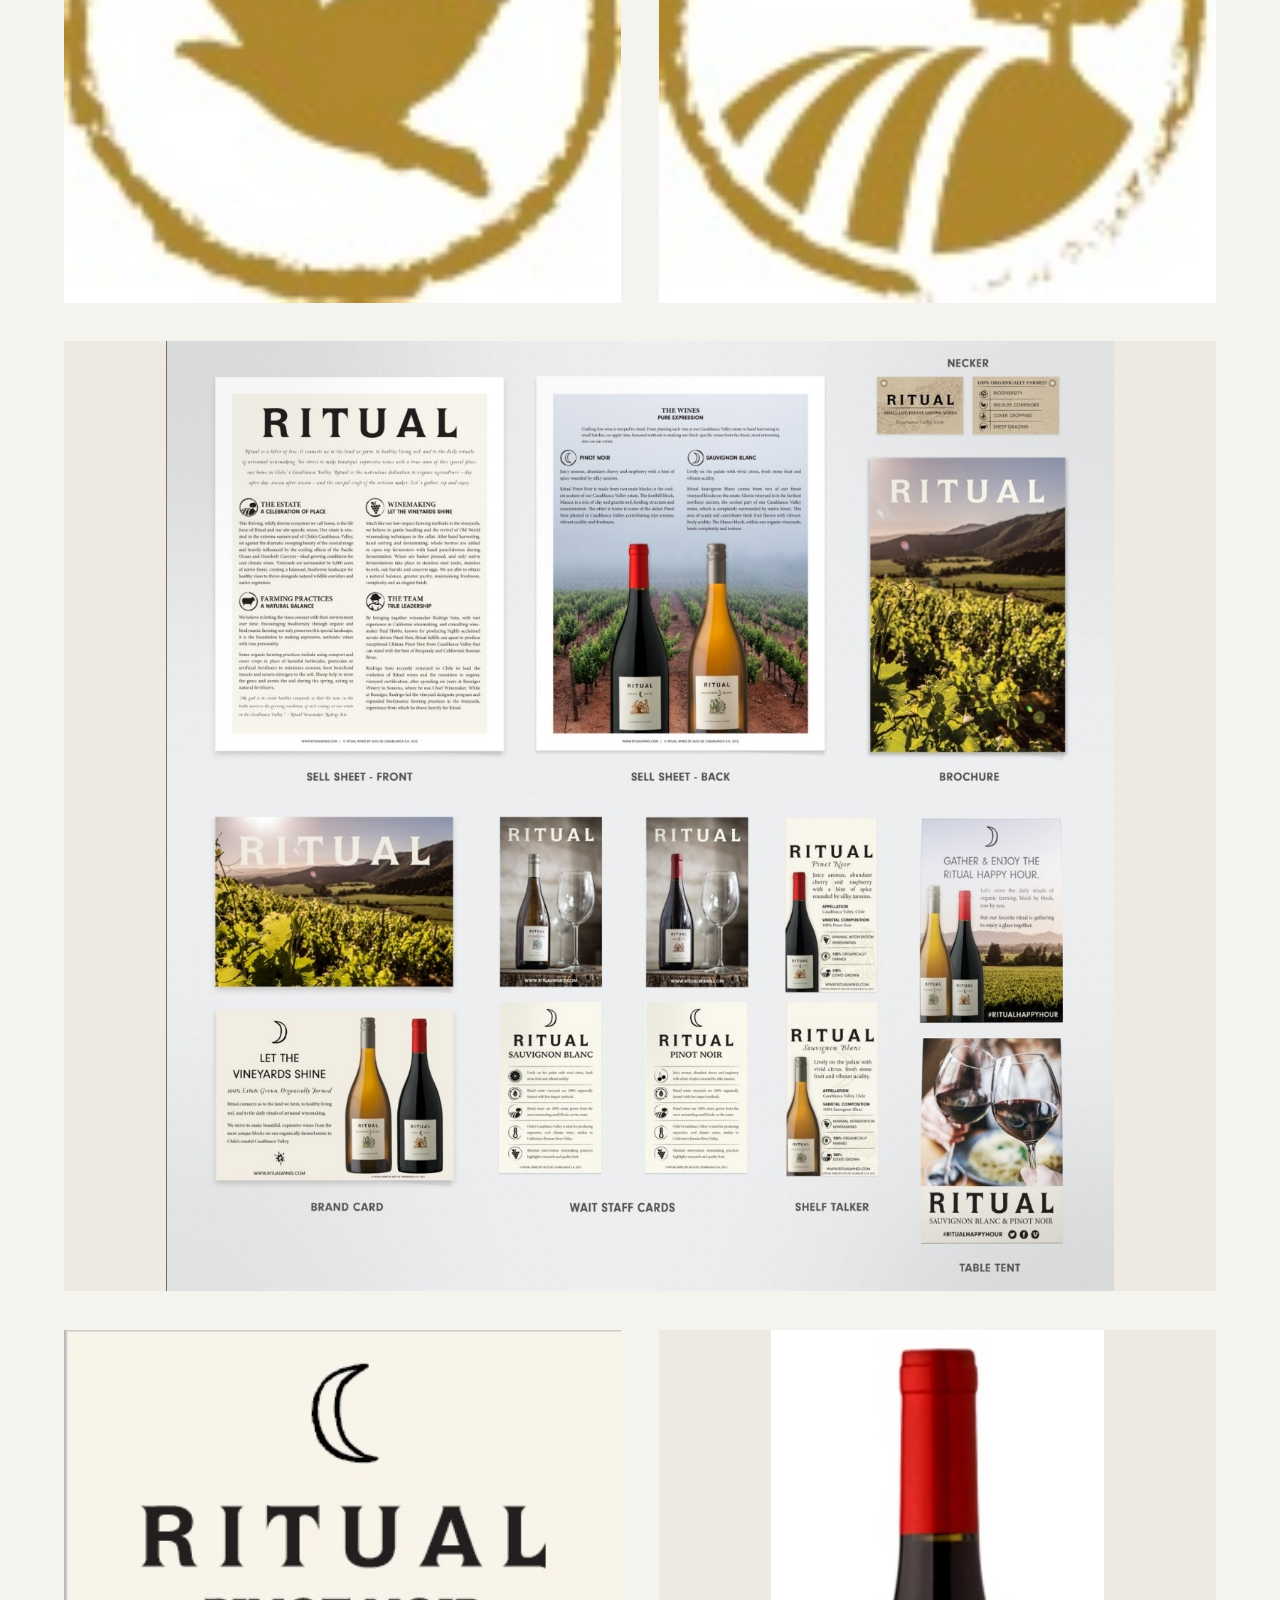
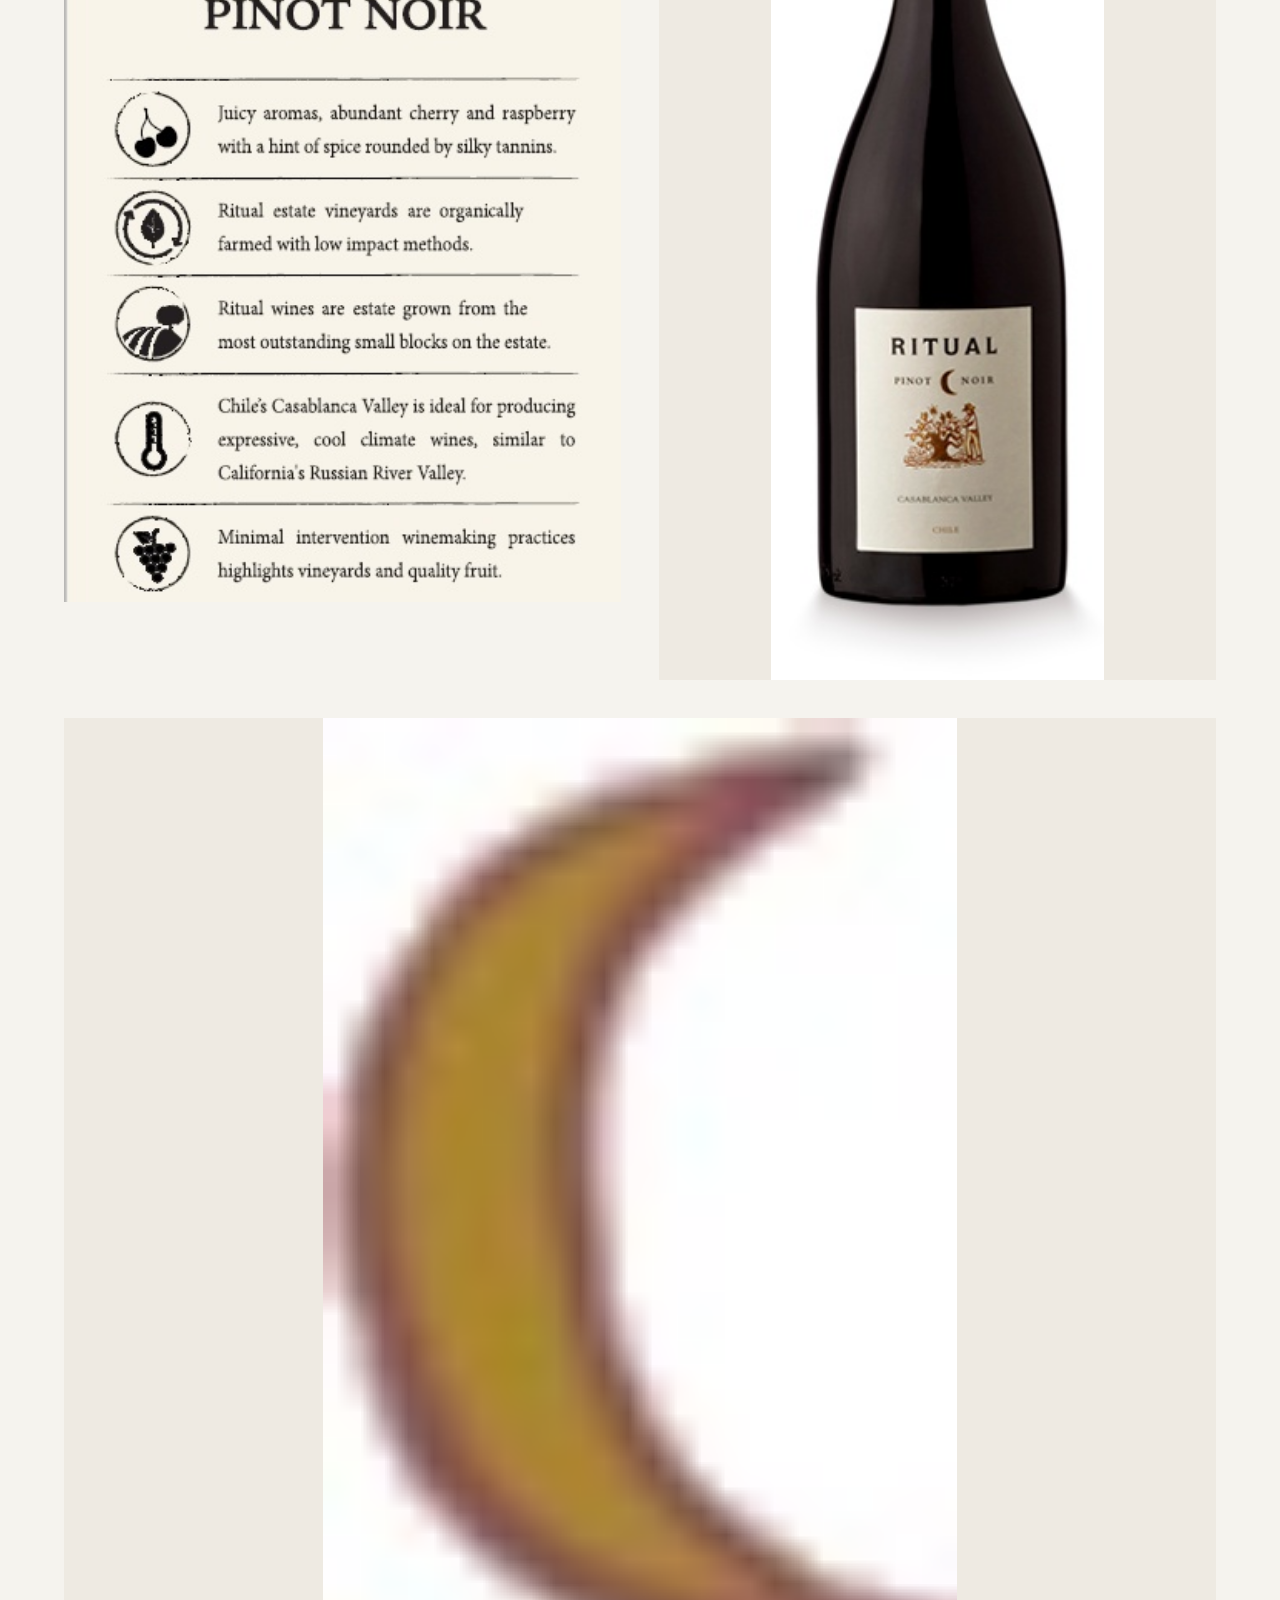
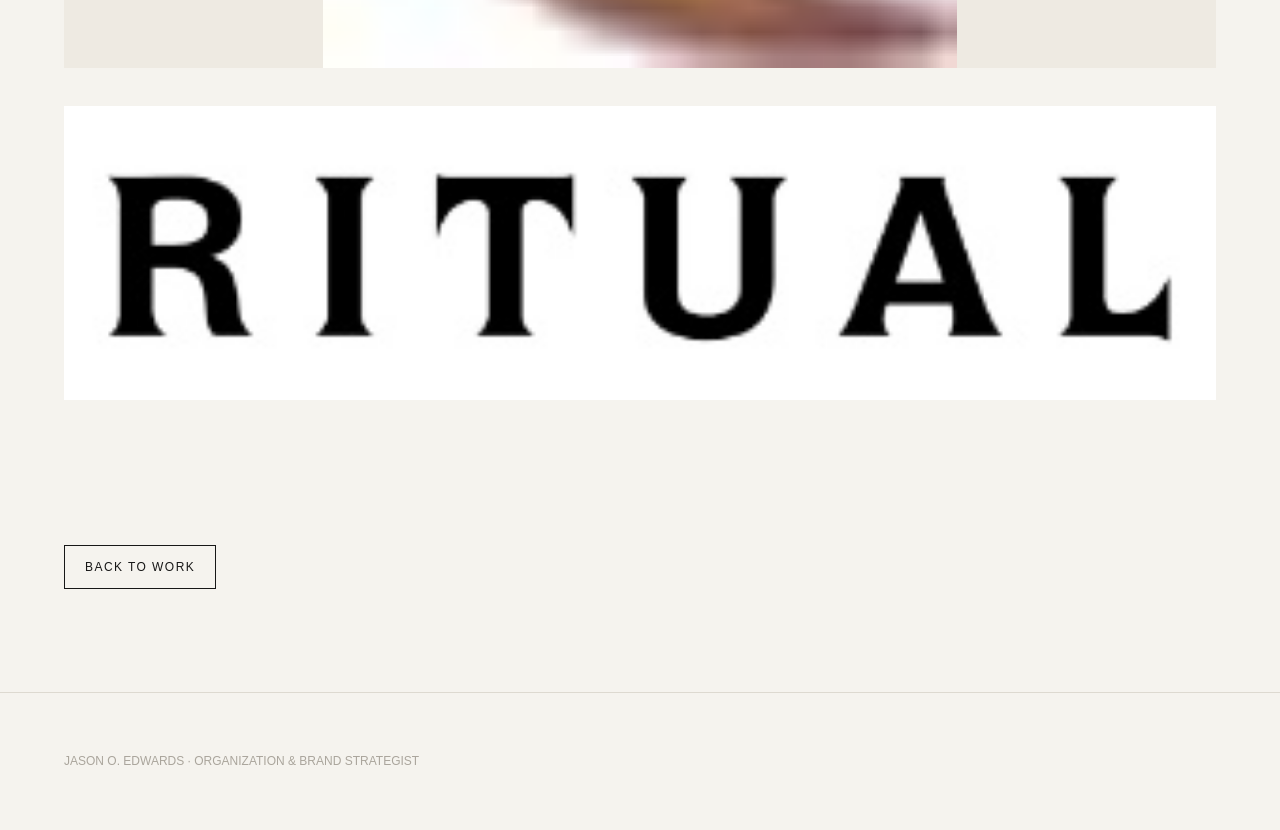
<file: ritual.html>
<!doctype html><html><head><meta charset="utf-8"><meta name="viewport" content="width=device-width,initial-scale=1"><title>RITUAL WINES — Positioning &amp; Brand Persona</title><link rel="stylesheet" href="style.css"></head><body><header><a class="brand" href="index.html">JASON O. EDWARDS</a><nav class="nav"><a href="index.html#work">WORK</a><a href="approach.html">APPROACH</a><a href="about.html">ABOUT</a><a href="contact.html">CONTACT</a></nav></header><main class="wrap"><section class="project-head"><div class="kicker">RITUAL WINES / Napa, California</div><h1>Positioning & Brand Persona</h1><div class="project-title">Strategy / Brand / Activation</div><div class="lede">Strategic development encompassing brand positioning and persona, supporting activation collateral and design-agency management.</div><div class="meta"><div><h4>CLIENT</h4><p>Huneeus Vintners</p></div><div><h4>MY ROLE / SCOPE</h4><p>Brand Positioning & Persona · Supporting Activation Collateral · Design Agency Management</p></div></div></section><section class="gallery"><div class="section-title">THE WORK</div><img src="assets/projects/ritual/01.jpg"><div class="pair"><img src="assets/projects/ritual/02.jpg"><img src="assets/projects/ritual/03.jpg"></div><img src="assets/projects/ritual/04.jpg"><div class="pair"><img src="assets/projects/ritual/05.jpg"><img src="assets/projects/ritual/06.jpg"></div><img src="assets/projects/ritual/07.jpg"><div class="pair"><img src="assets/projects/ritual/08.jpg"><img src="assets/projects/ritual/09.jpg"></div><img src="assets/projects/ritual/10.jpg"><img src="assets/projects/ritual/11.jpg"></section><section class="section"><a class="btn" href="index.html#work">BACK TO WORK</a></section></main><footer>JASON O. EDWARDS · ORGANIZATION & BRAND STRATEGIST</footer></body></html>
</file>
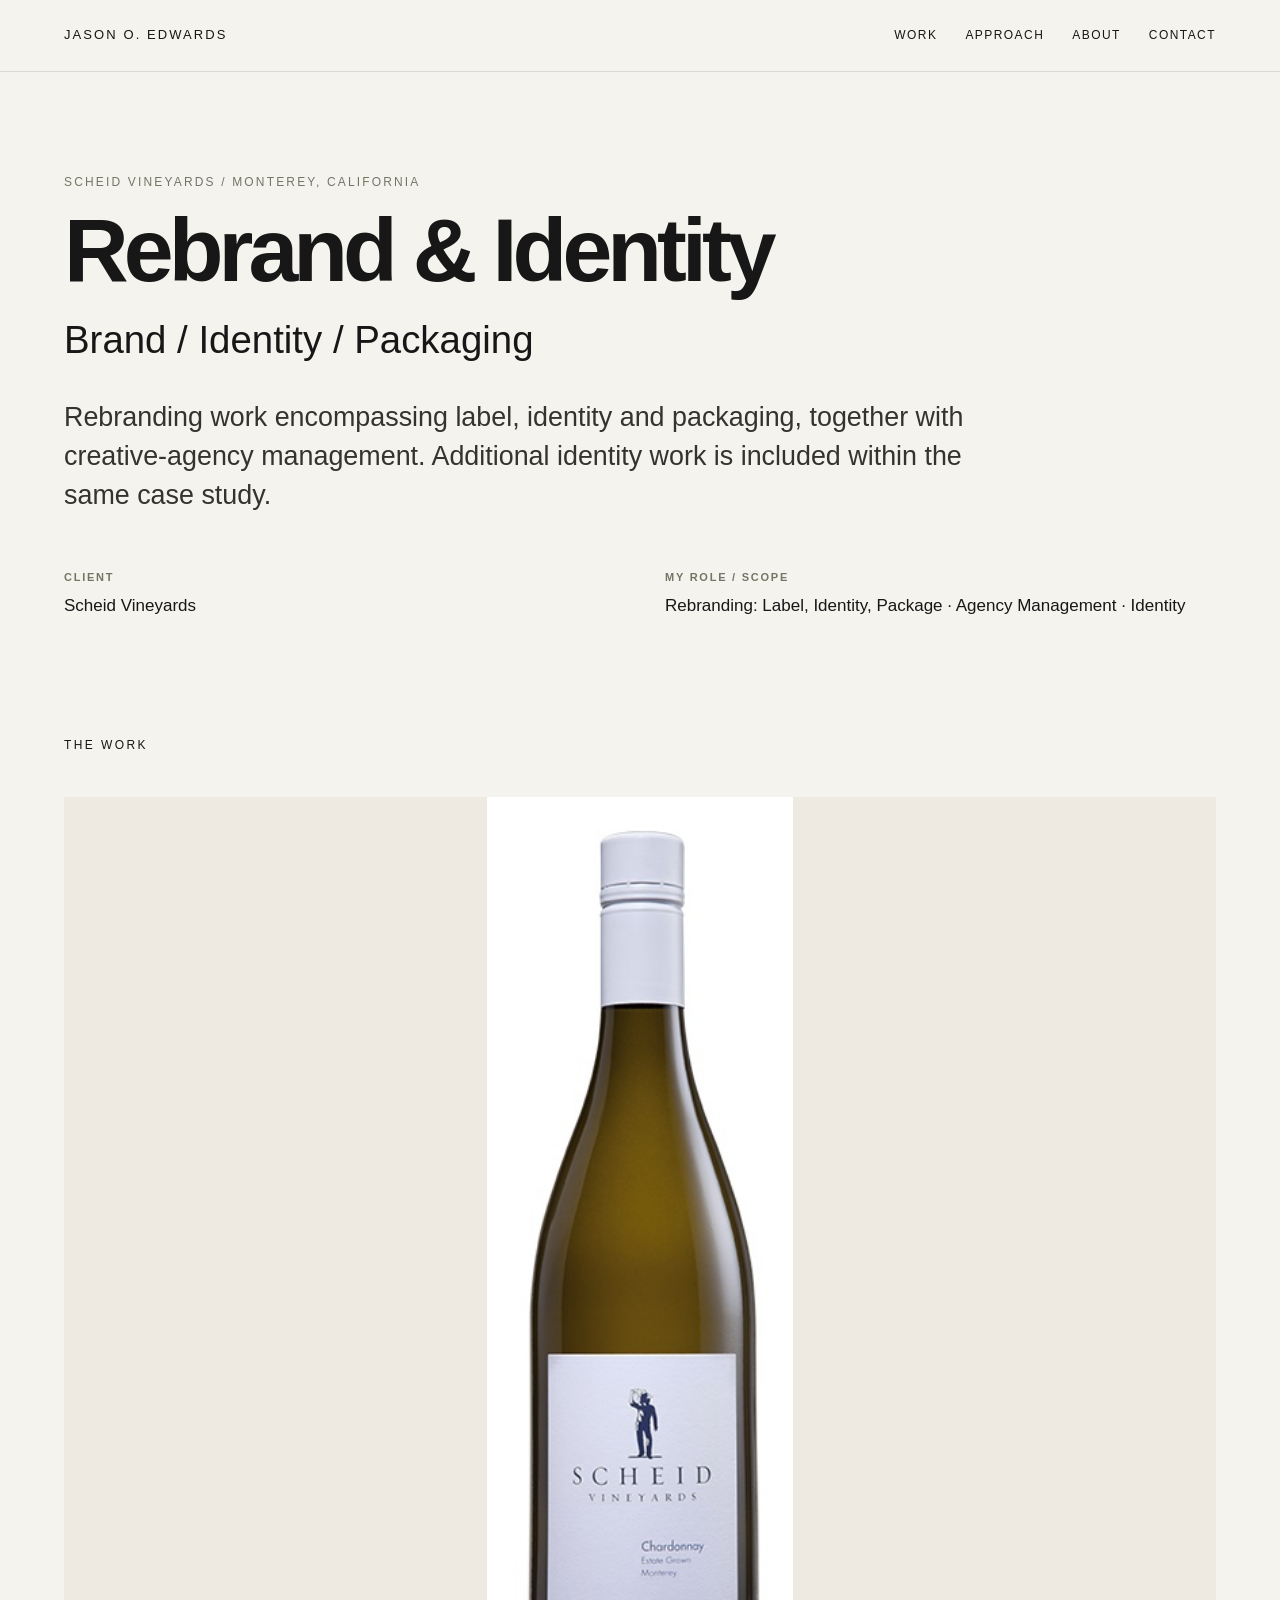
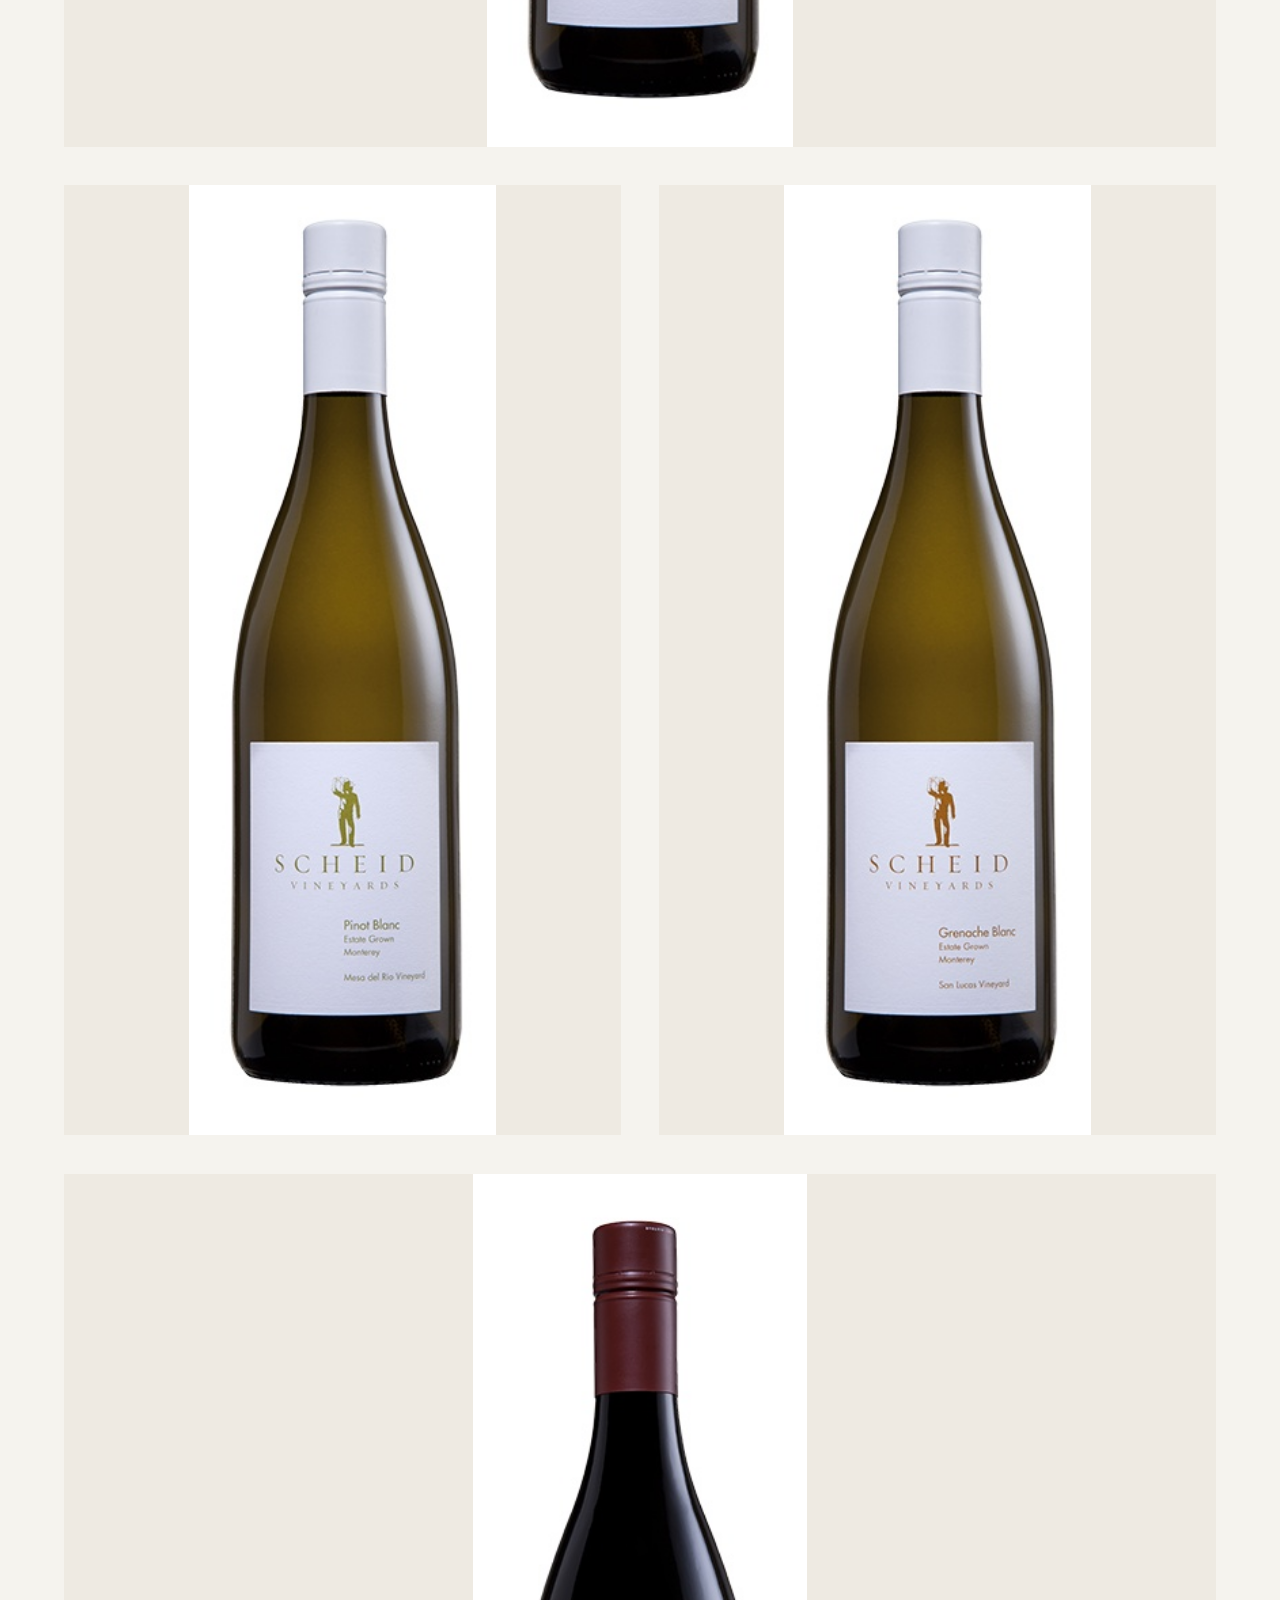
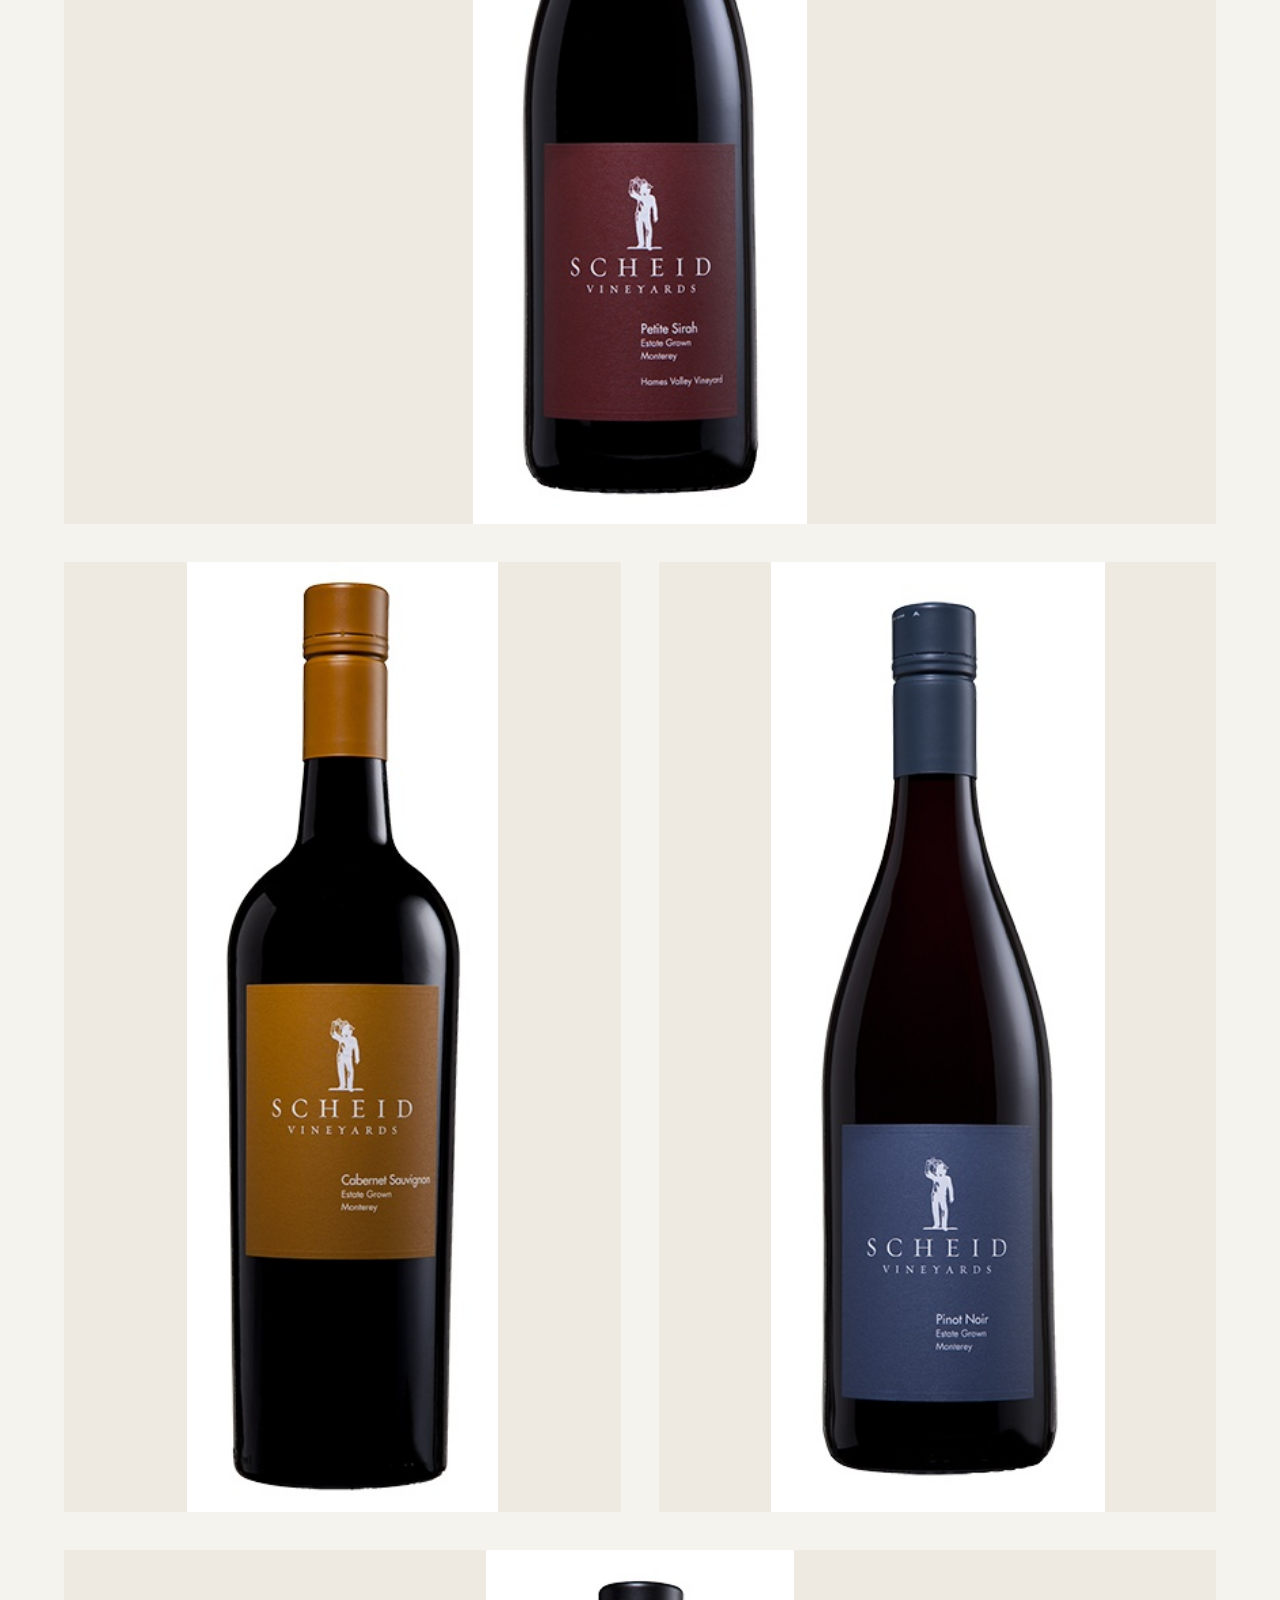
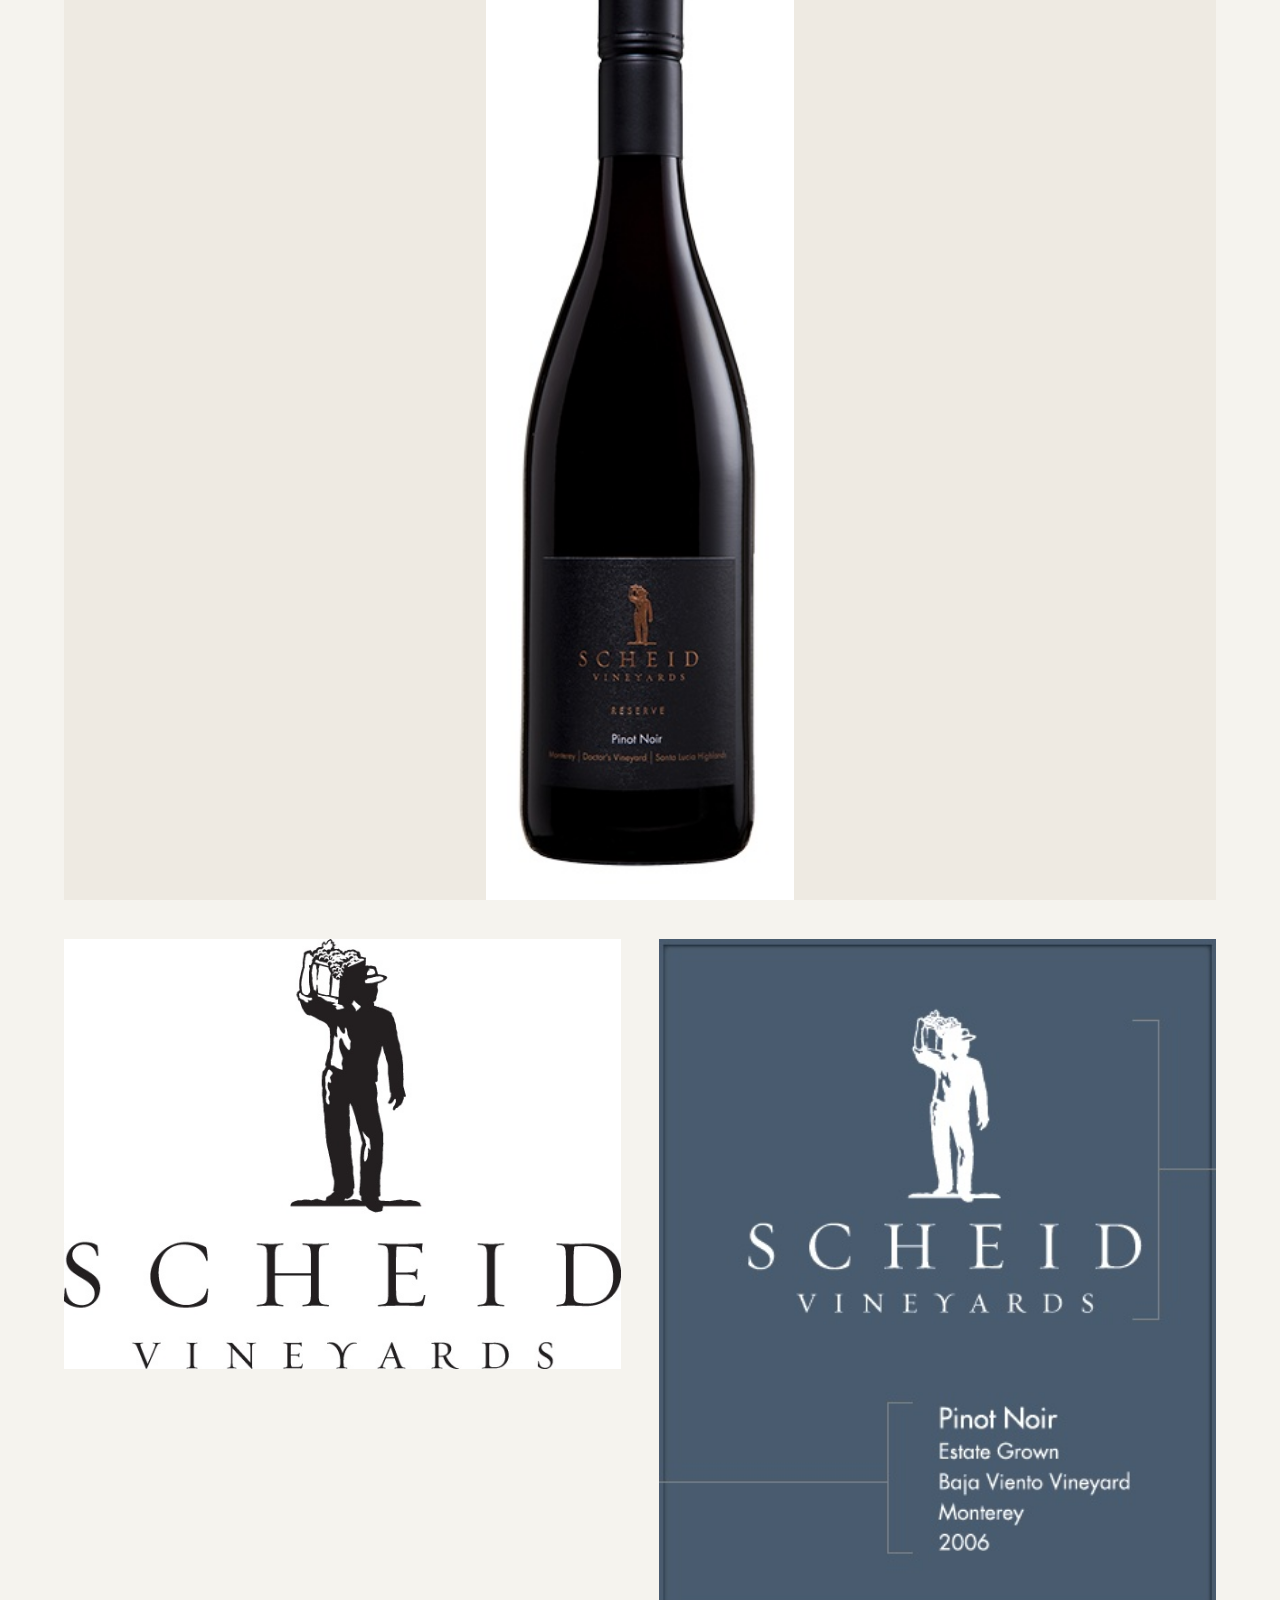
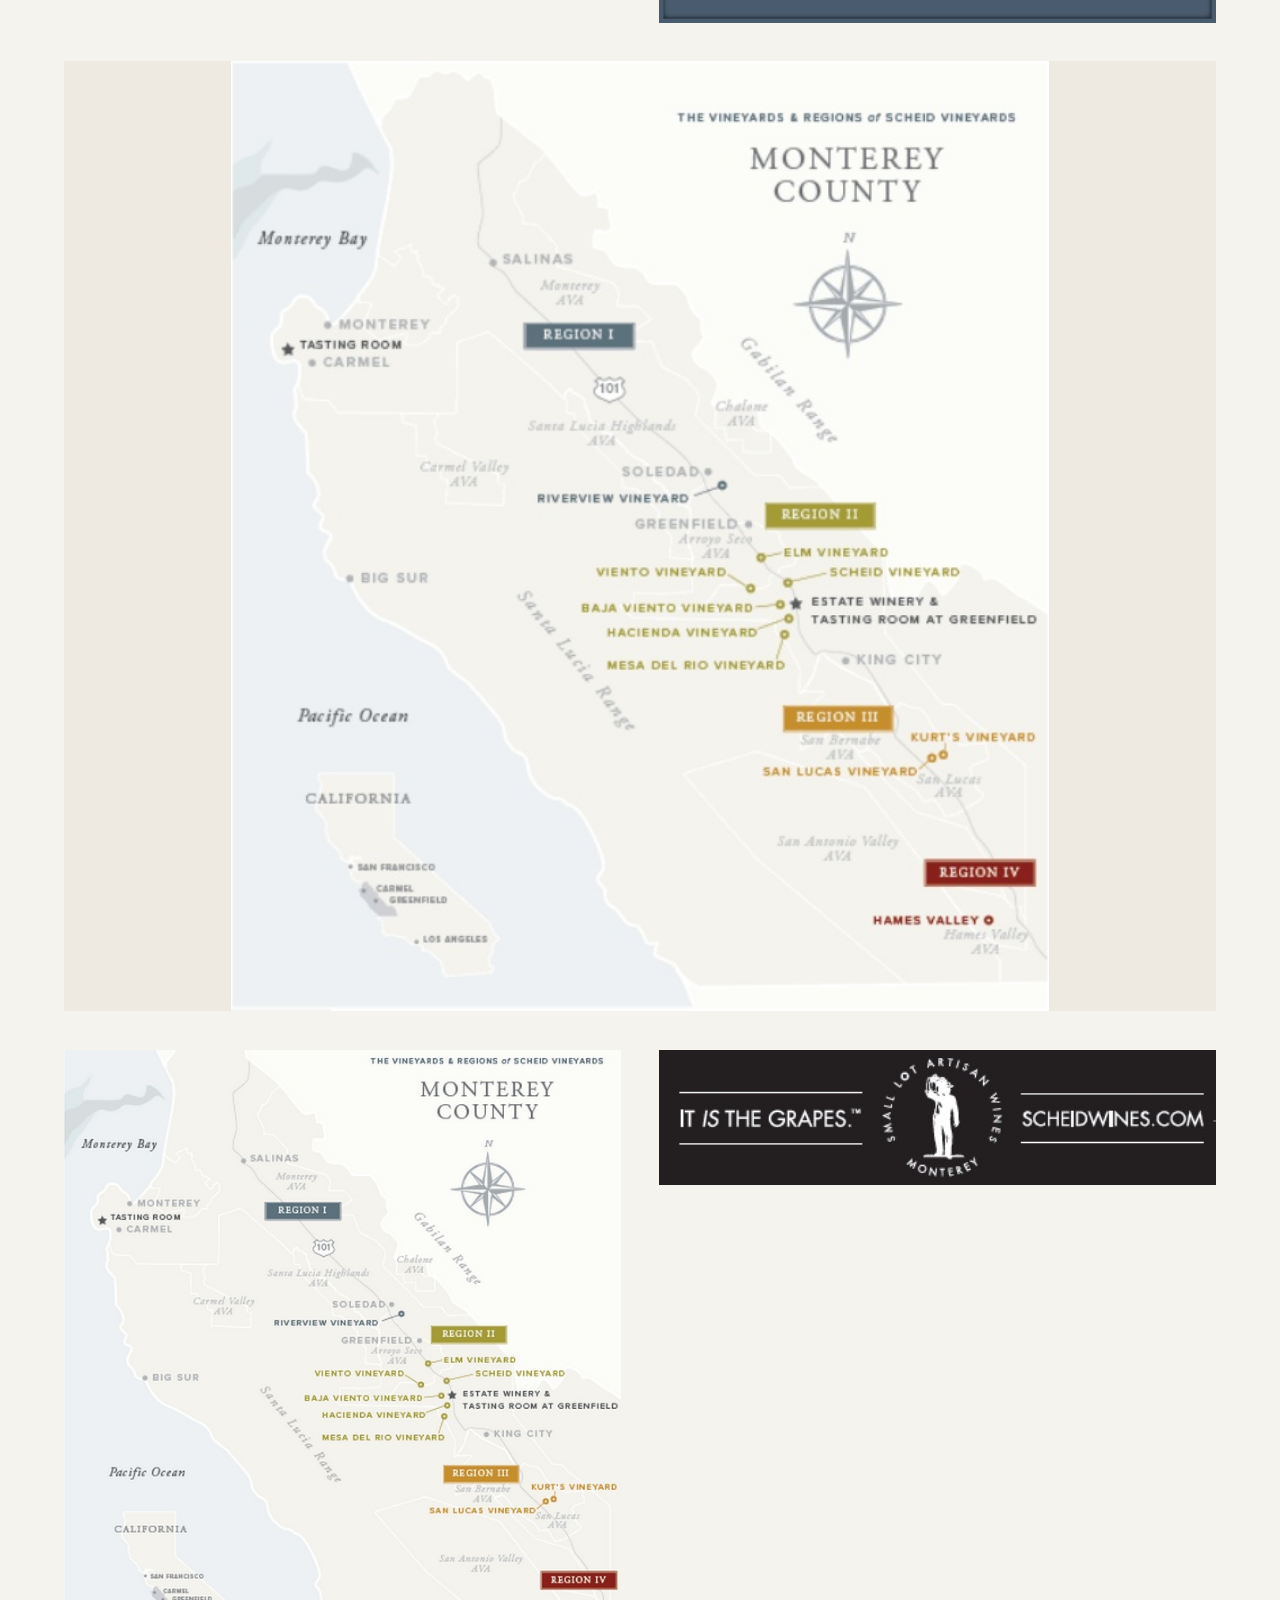
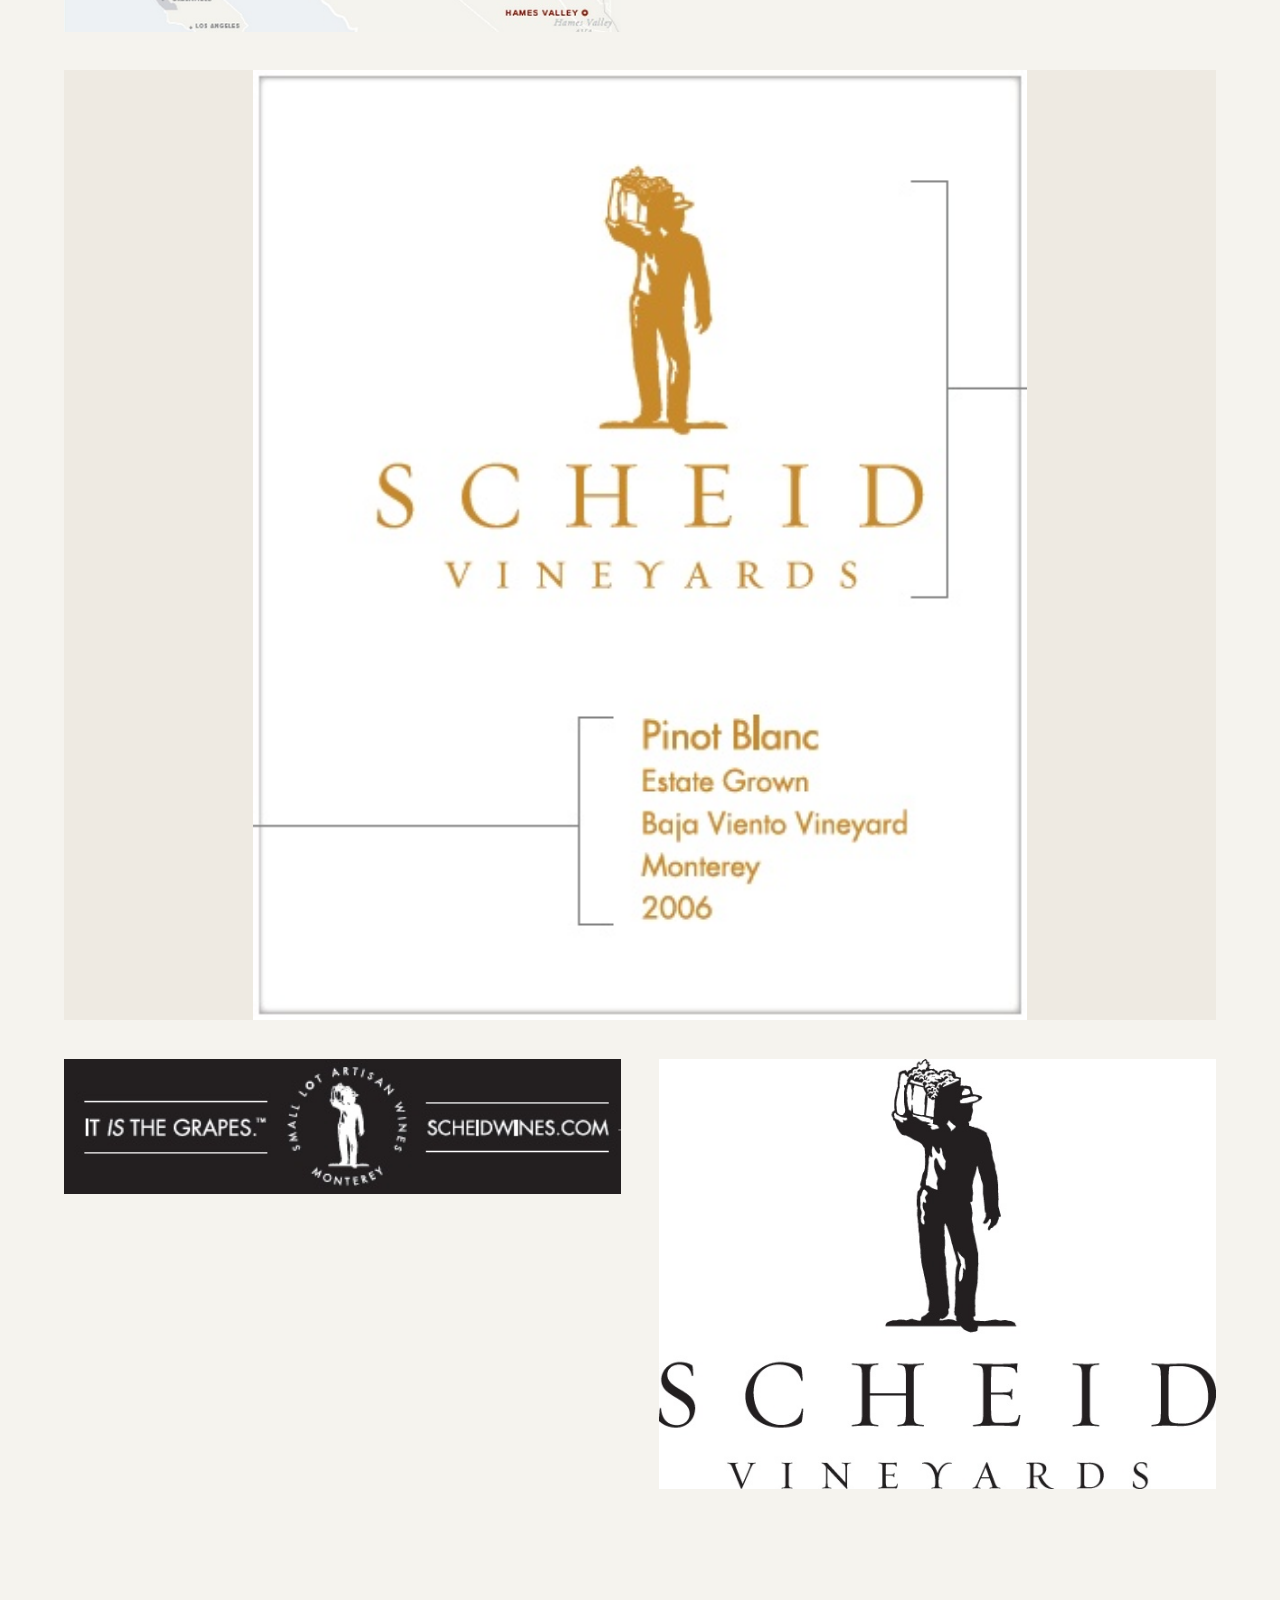
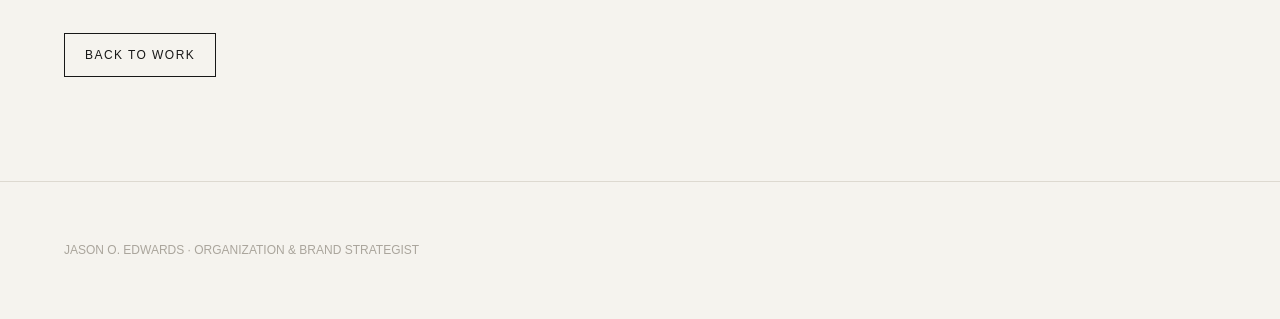
<file: scheid.html>
<!doctype html><html><head><meta charset="utf-8"><meta name="viewport" content="width=device-width,initial-scale=1"><title>SCHEID VINEYARDS — Rebrand &amp; Identity</title><link rel="stylesheet" href="style.css"></head><body><header><a class="brand" href="index.html">JASON O. EDWARDS</a><nav class="nav"><a href="index.html#work">WORK</a><a href="approach.html">APPROACH</a><a href="about.html">ABOUT</a><a href="contact.html">CONTACT</a></nav></header><main class="wrap"><section class="project-head"><div class="kicker">SCHEID VINEYARDS / Monterey, California</div><h1>Rebrand & Identity</h1><div class="project-title">Brand / Identity / Packaging</div><div class="lede">Rebranding work encompassing label, identity and packaging, together with creative-agency management. Additional identity work is included within the same case study.</div><div class="meta"><div><h4>CLIENT</h4><p>Scheid Vineyards</p></div><div><h4>MY ROLE / SCOPE</h4><p>Rebranding: Label, Identity, Package · Agency Management · Identity</p></div></div></section><section class="gallery"><div class="section-title">THE WORK</div><img src="assets/projects/scheid/01.jpg"><div class="pair"><img src="assets/projects/scheid/02.jpg"><img src="assets/projects/scheid/03.jpg"></div><img src="assets/projects/scheid/04.jpg"><div class="pair"><img src="assets/projects/scheid/05.jpg"><img src="assets/projects/scheid/06.jpg"></div><img src="assets/projects/scheid/07.jpg"><div class="pair"><img src="assets/projects/scheid/08.jpg"><img src="assets/projects/scheid/09.jpg"></div><img src="assets/projects/scheid/10.jpg"><div class="pair"><img src="assets/projects/scheid/11.jpg"><img src="assets/projects/scheid/12.jpg"></div><img src="assets/projects/scheid/13.jpg"><div class="pair"><img src="assets/projects/scheid/14.jpg"><img src="assets/projects/scheid/15.jpg"></div></section><section class="section"><a class="btn" href="index.html#work">BACK TO WORK</a></section></main><footer>JASON O. EDWARDS · ORGANIZATION & BRAND STRATEGIST</footer></body></html>
</file>
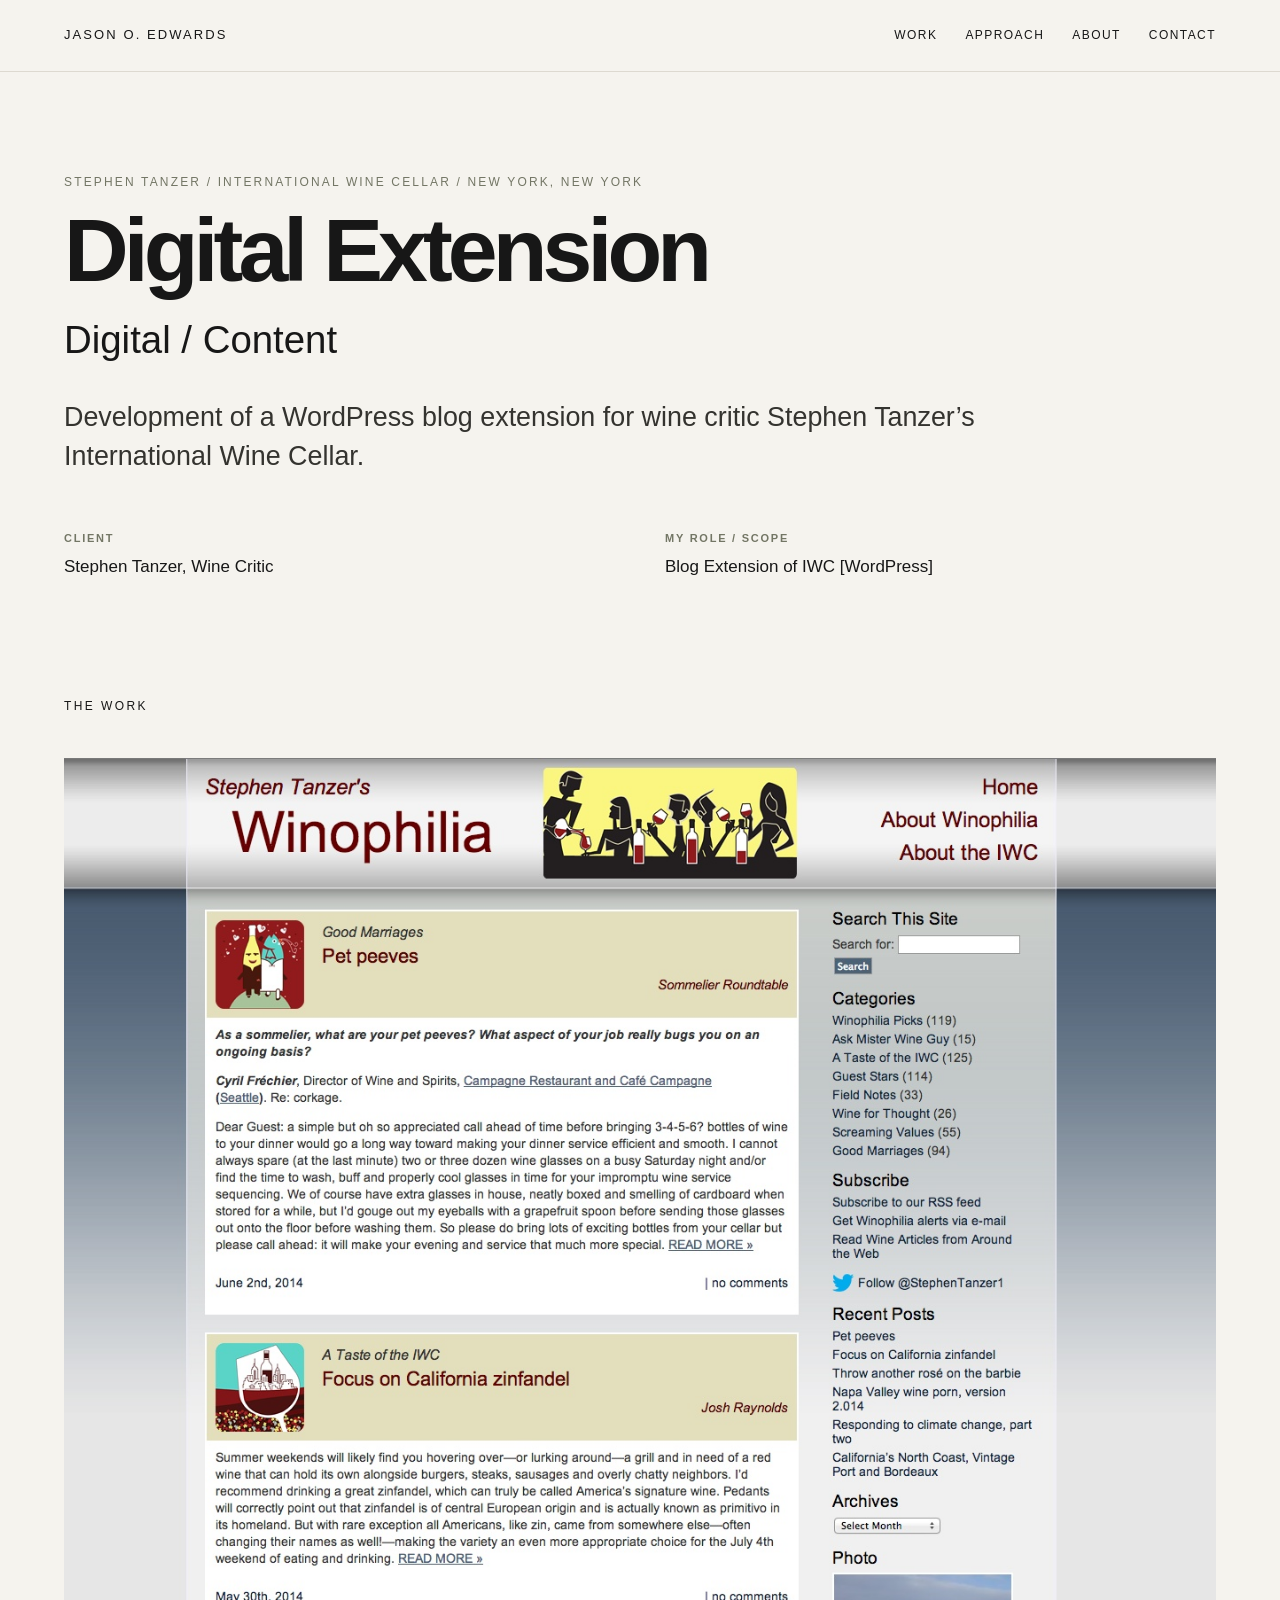
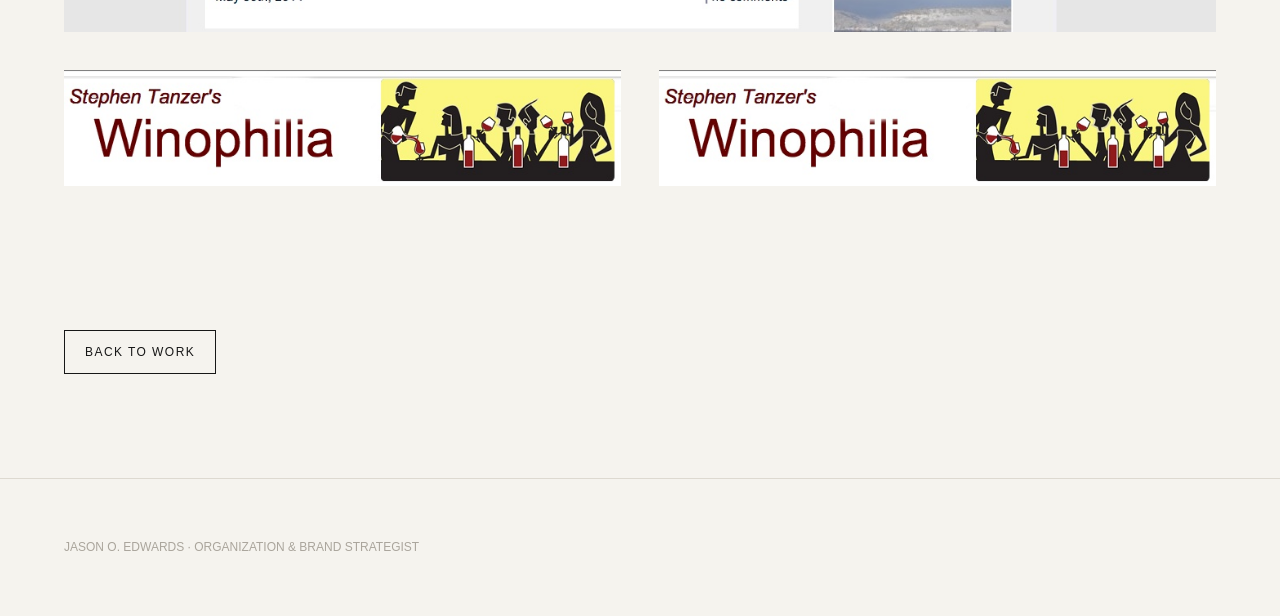
<file: tanzer.html>
<!doctype html><html><head><meta charset="utf-8"><meta name="viewport" content="width=device-width,initial-scale=1"><title>STEPHEN TANZER / INTERNATIONAL WINE CELLAR — Digital Extension</title><link rel="stylesheet" href="style.css"></head><body><header><a class="brand" href="index.html">JASON O. EDWARDS</a><nav class="nav"><a href="index.html#work">WORK</a><a href="approach.html">APPROACH</a><a href="about.html">ABOUT</a><a href="contact.html">CONTACT</a></nav></header><main class="wrap"><section class="project-head"><div class="kicker">STEPHEN TANZER / INTERNATIONAL WINE CELLAR / New York, New York</div><h1>Digital Extension</h1><div class="project-title">Digital / Content</div><div class="lede">Development of a WordPress blog extension for wine critic Stephen Tanzer’s International Wine Cellar.</div><div class="meta"><div><h4>CLIENT</h4><p>Stephen Tanzer, Wine Critic</p></div><div><h4>MY ROLE / SCOPE</h4><p>Blog Extension of IWC [WordPress]</p></div></div></section><section class="gallery"><div class="section-title">THE WORK</div><img src="assets/projects/tanzer/01.jpg"><div class="pair"><img src="assets/projects/tanzer/02.jpg"><img src="assets/projects/tanzer/03.jpg"></div></section><section class="section"><a class="btn" href="index.html#work">BACK TO WORK</a></section></main><footer>JASON O. EDWARDS · ORGANIZATION & BRAND STRATEGIST</footer></body></html>
</file>
<file: style.css>
*{box-sizing:border-box}html{scroll-behavior:smooth}body{margin:0;background:#F5F3EE;color:#171717;font-family:Arial,Helvetica,sans-serif;line-height:1.45}a{color:inherit;text-decoration:none}header{position:sticky;top:0;z-index:10;background:rgba(245,243,238,.94);backdrop-filter:blur(8px);display:flex;justify-content:space-between;align-items:center;padding:26px 5vw;border-bottom:1px solid #ddd9d0}.brand{font-size:13px;letter-spacing:.16em}.nav{display:flex;gap:28px;font-size:12px;letter-spacing:.12em}.wrap{width:min(1400px,90vw);margin:auto}.hero{min-height:76vh;display:flex;flex-direction:column;justify-content:center;padding:8vw 0}.eyebrow,.kicker{font-size:12px;letter-spacing:.18em;color:#737665;text-transform:uppercase}.hero h1,.project-head h1{font-size:clamp(54px,8vw,120px);line-height:.9;letter-spacing:-.055em;margin:18px 0 22px}.hero h2{font-size:clamp(25px,3vw,44px);font-weight:400;margin:0 0 34px}.lede{font-size:clamp(20px,2.1vw,31px);max-width:930px;color:#34332f}.services{margin-top:35px;color:#737665;letter-spacing:.04em}.section{padding:9vw 0}.section-title{font-size:12px;letter-spacing:.2em;margin-bottom:42px}.grid{display:grid;grid-template-columns:repeat(2,1fr);gap:5vw 3vw}.tile img{width:100%;aspect-ratio:4/3;object-fit:cover;display:block}.tile h3{font-size:28px;margin:20px 0 5px;letter-spacing:-.02em}.tile p{margin:0;color:#737665}.project-head{padding:8vw 0 5vw}.project-head h1{font-size:clamp(48px,7vw,100px)}.project-title{font-size:clamp(26px,3vw,45px);font-weight:400;margin:10px 0 30px}.meta{display:grid;grid-template-columns:1fr 1fr;gap:50px;margin:55px 0}.meta h4{font-size:11px;letter-spacing:.16em;margin:0 0 8px;color:#737665}.meta p{margin:0;font-size:17px}.gallery img{width:100%;display:block;margin-bottom:3vw;max-height:950px;object-fit:contain;background:#eeeae2}.gallery .pair{display:grid;grid-template-columns:1fr 1fr;gap:3vw}.subhead{font-size:12px;letter-spacing:.18em;color:#737665;margin:5vw 0 2vw}.text-page{max-width:1000px;padding:9vw 0}.text-page h1{font-size:clamp(48px,7vw,92px);line-height:.95;letter-spacing:-.05em}.text-page .big{font-size:clamp(24px,3vw,40px);max-width:950px}.pillars{display:grid;grid-template-columns:repeat(2,1fr);gap:55px;margin-top:80px}.pillars h3{font-size:30px;margin-bottom:8px}.pillars p{color:#737665}.about-grid{display:grid;grid-template-columns:1.2fr .8fr;gap:7vw;align-items:start}.about-grid img{width:100%}.buttons{display:flex;gap:12px;margin-top:30px}.btn{border:1px solid #171717;padding:14px 20px;font-size:12px;letter-spacing:.12em}.btn.fill{background:#171717;color:#F5F3EE}footer{padding:60px 5vw;color:#AAA59C;font-size:12px;border-top:1px solid #ddd9d0}@media(max-width:760px){.nav{gap:12px;font-size:10px}.grid,.meta,.gallery .pair,.pillars,.about-grid{grid-template-columns:1fr}.hero{min-height:70vh}.section{padding:70px 0}}
</file>
